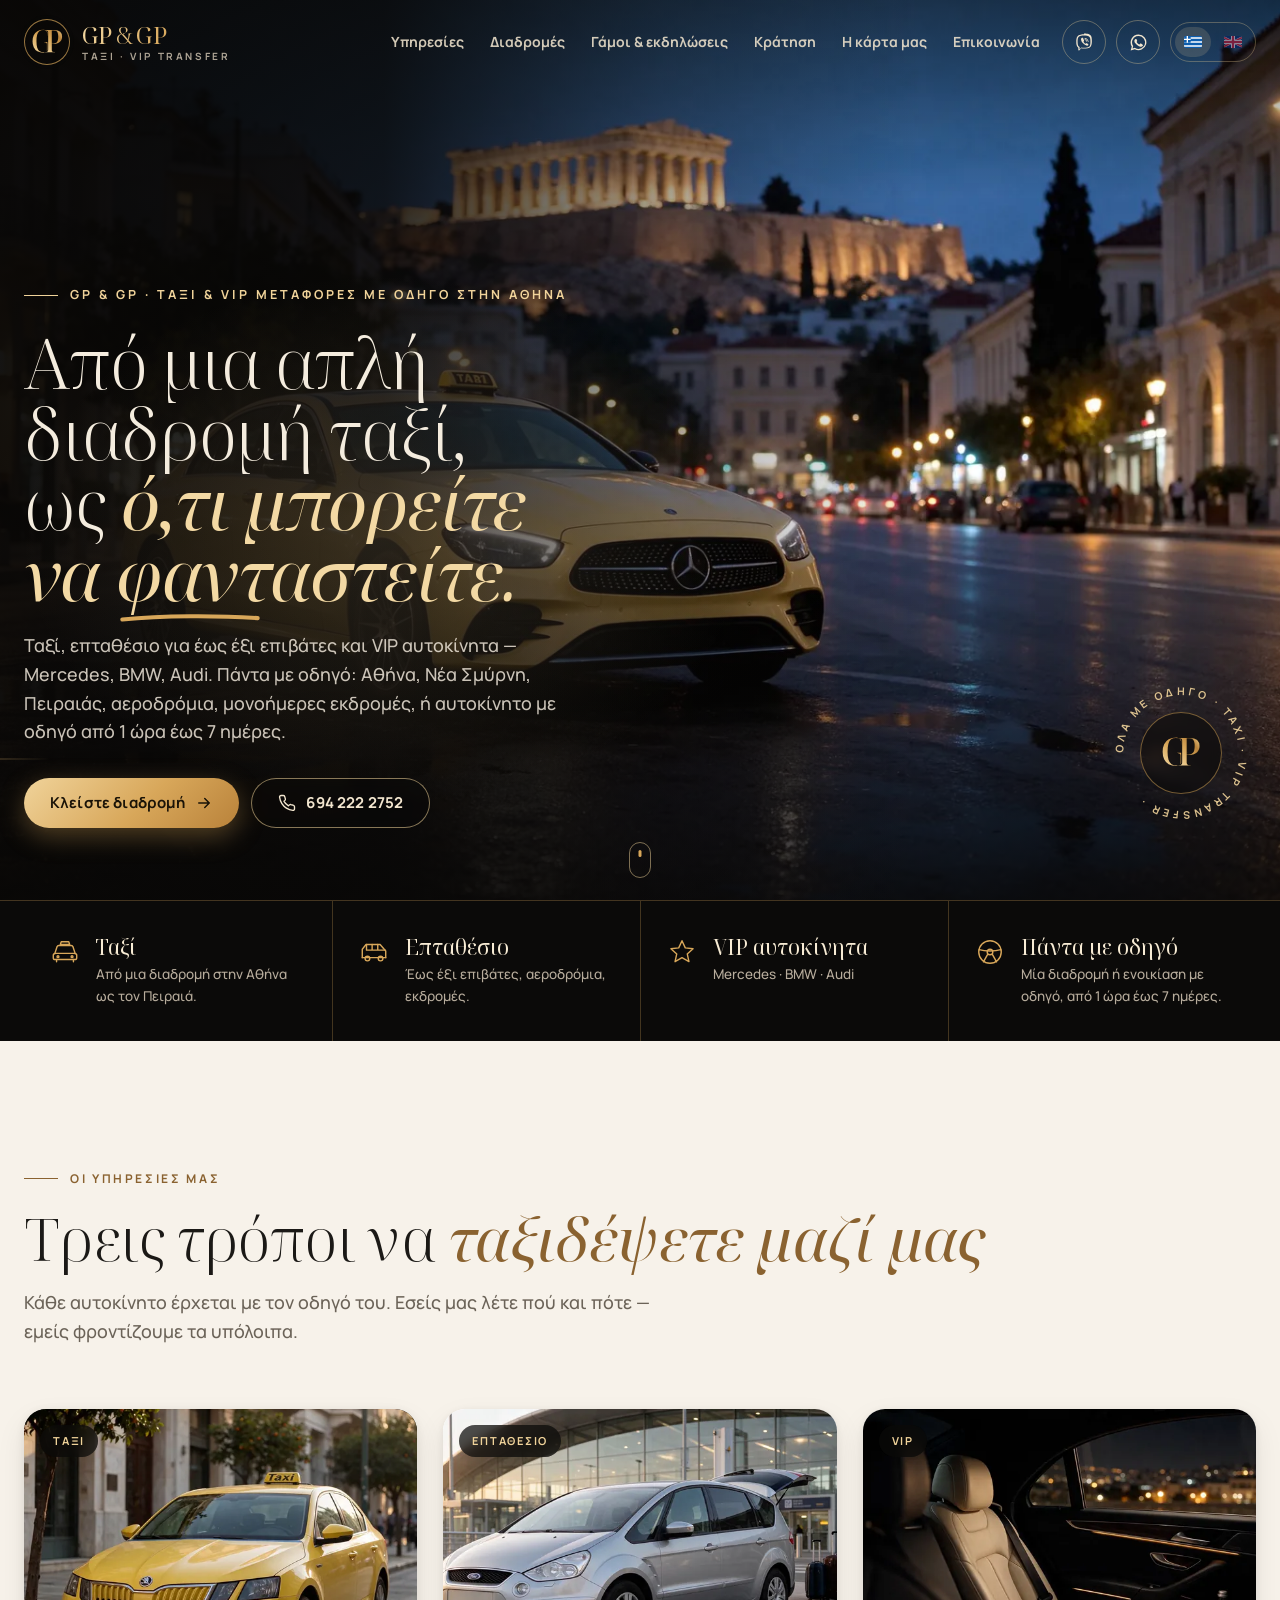
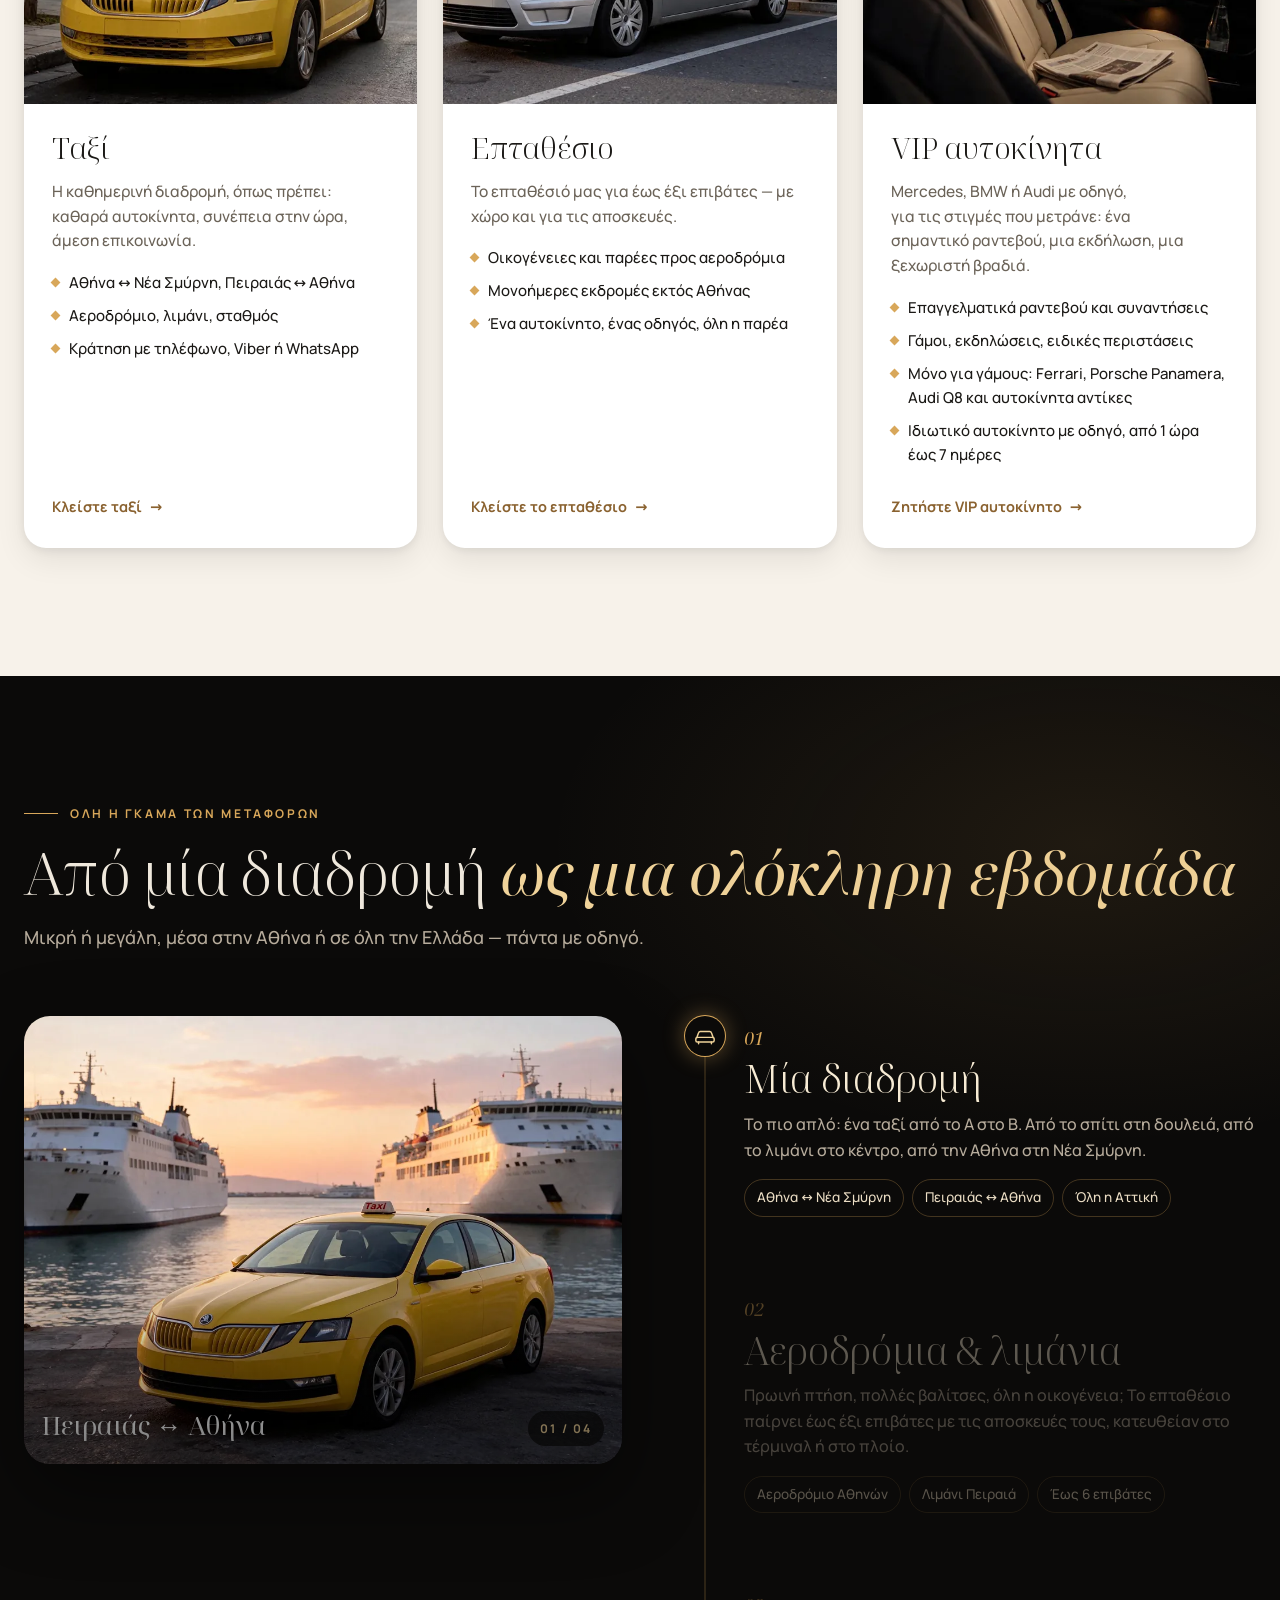
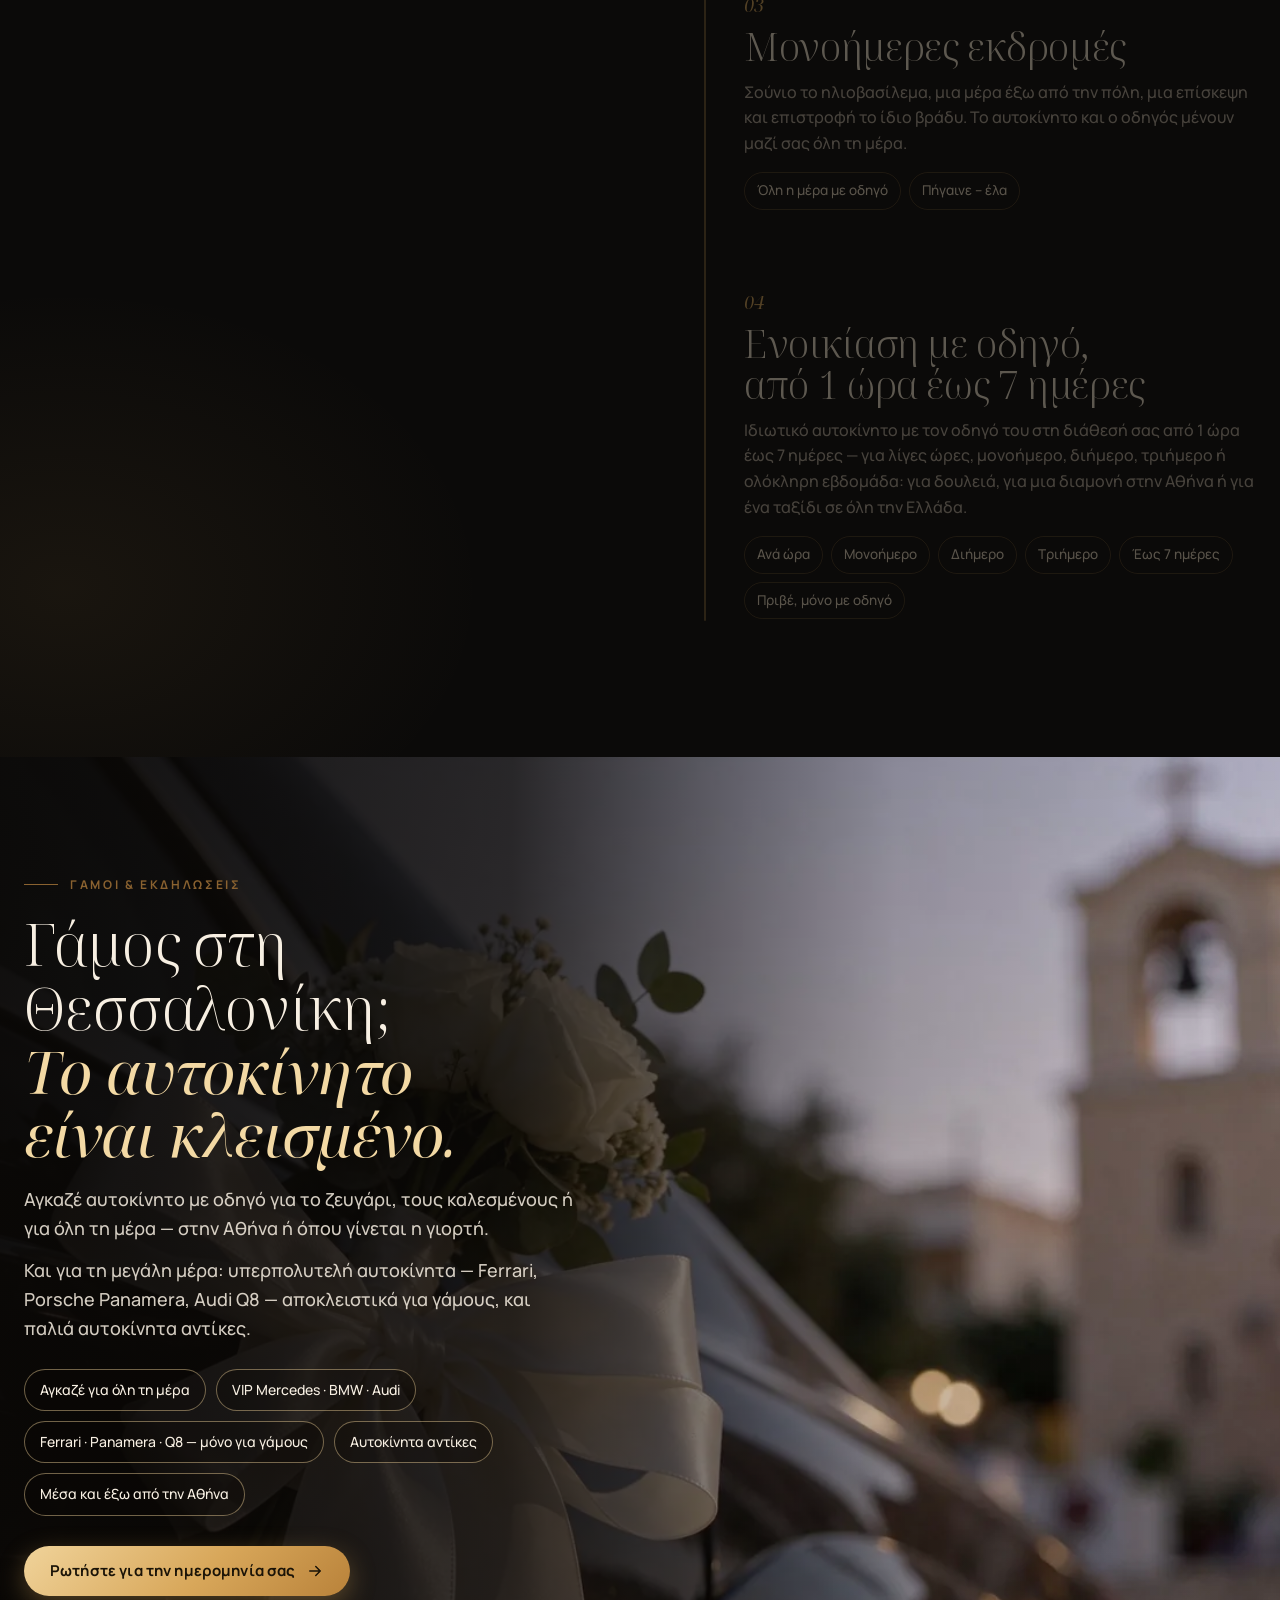
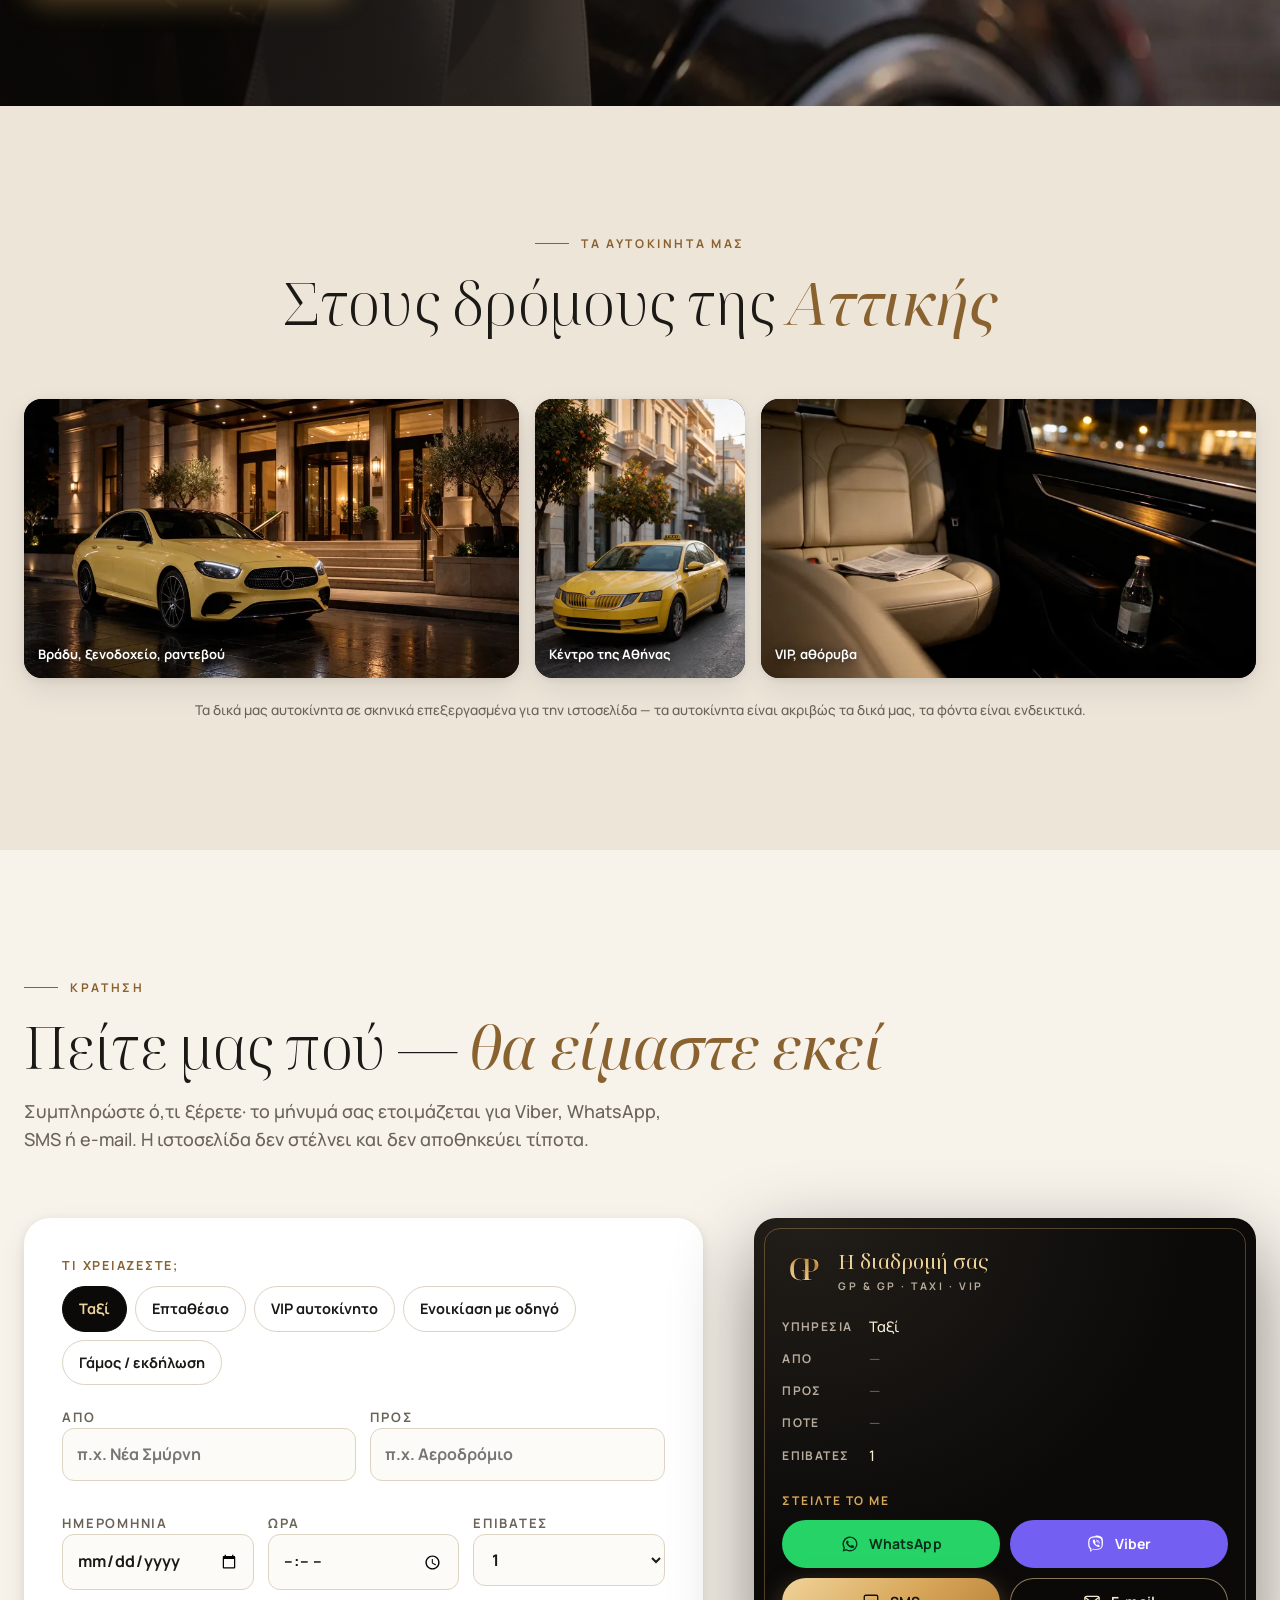
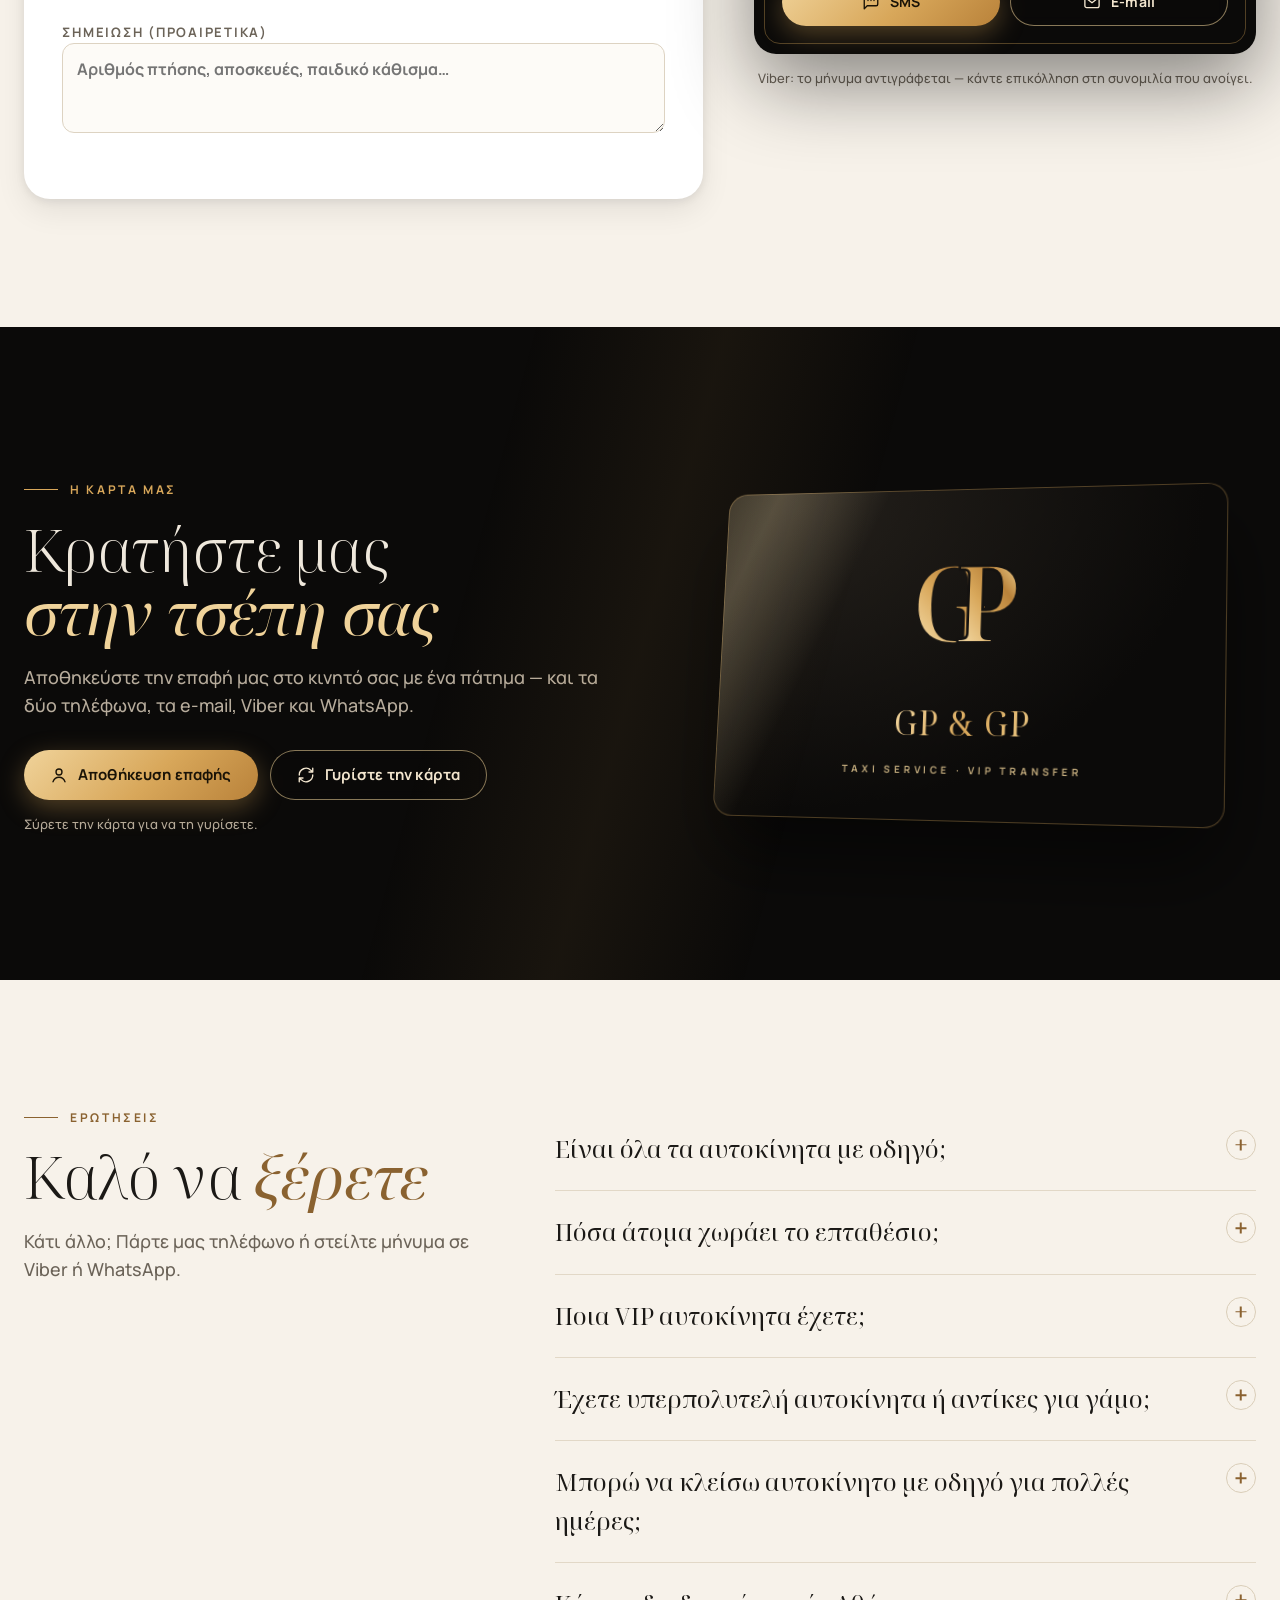
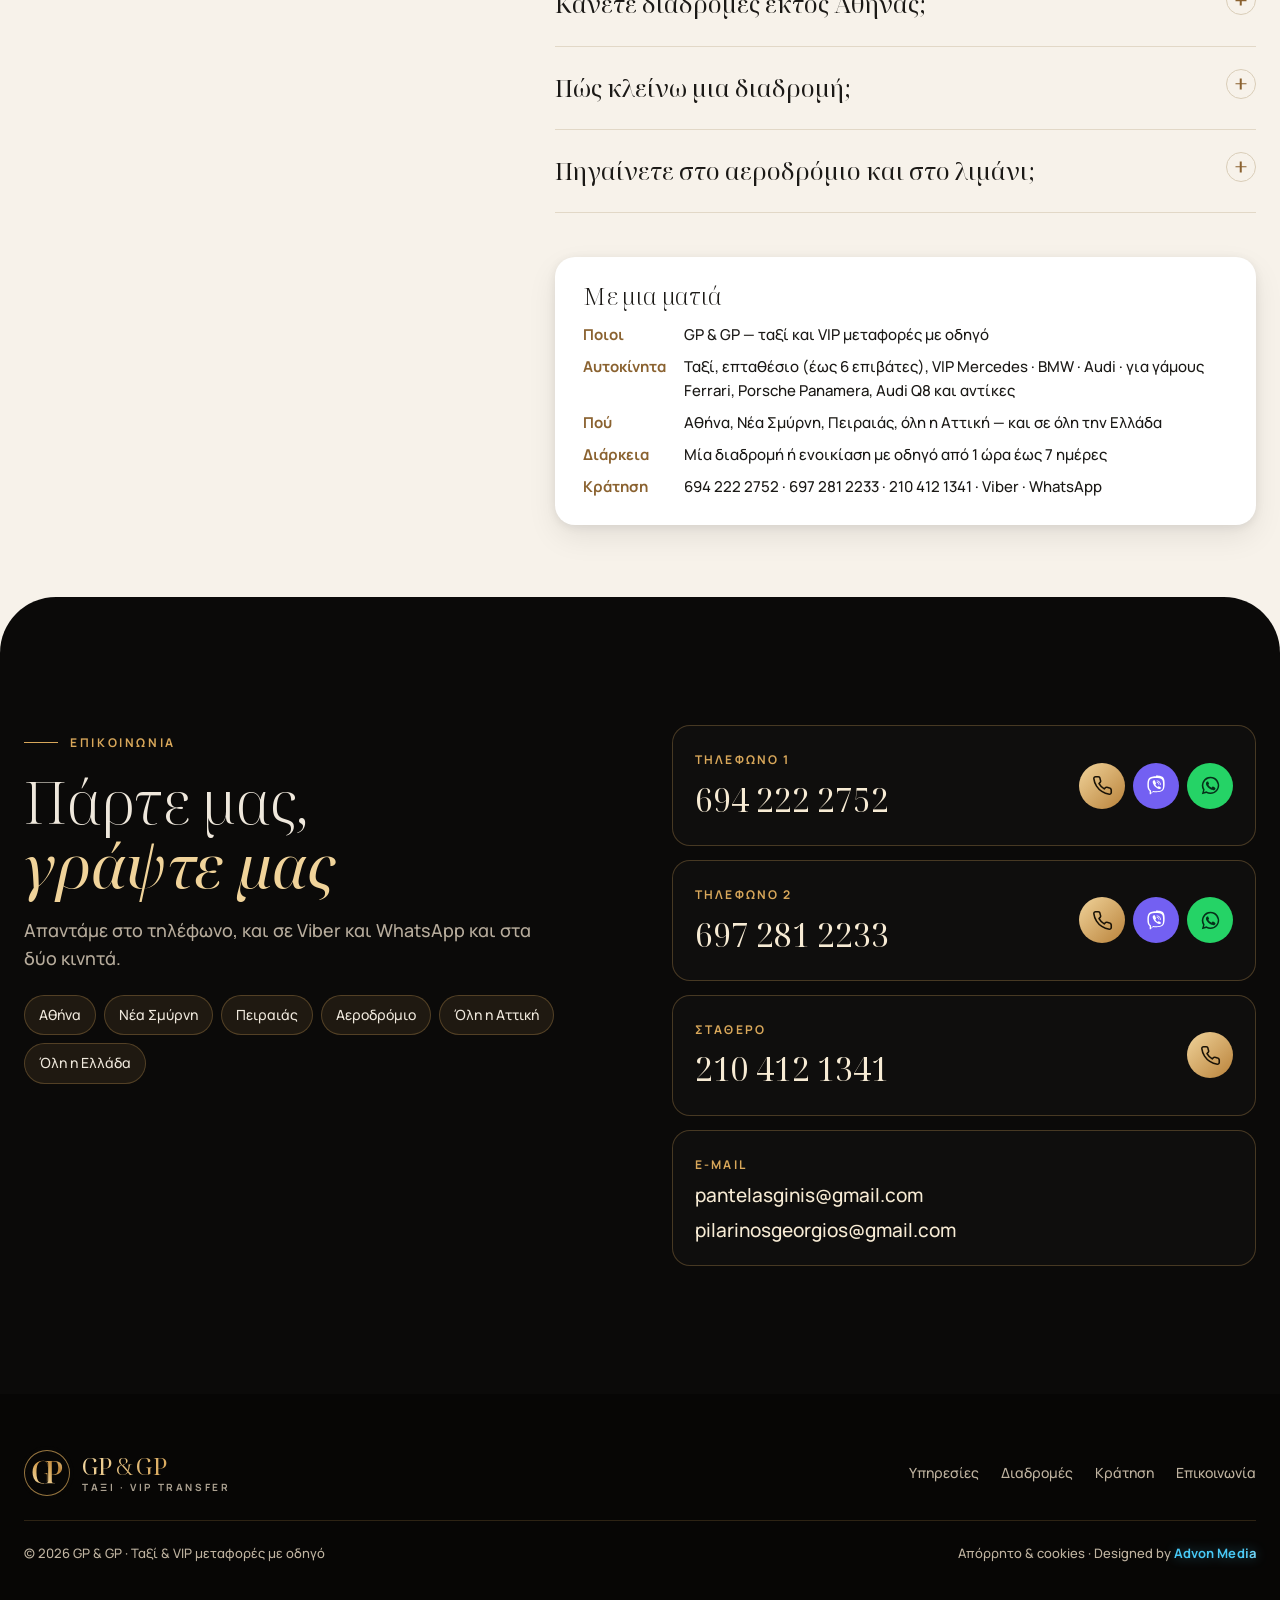
<file: index.html>
<!DOCTYPE html>
<html lang="el">
<head>
<meta charset="utf-8">
<meta name="viewport" content="width=device-width,initial-scale=1,viewport-fit=cover">
<title>Ταξί &amp; VIP μεταφορές με οδηγό Αθήνα | GP &amp; GP</title>
<!-- advon-icons · favicon.py · made from assets/img/gp-and-gp-icon.svg · v3084002b -->
<link rel="icon" href="favicon.ico?v=3084002b" sizes="32x32">
<link rel="icon" href="assets/icons/favicon.svg?v=3084002b" type="image/svg+xml">
<link rel="icon" href="assets/icons/favicon-96.png?v=3084002b" type="image/png" sizes="96x96">
<link rel="icon" href="assets/icons/favicon-48.png?v=3084002b" type="image/png" sizes="48x48">
<link rel="apple-touch-icon" href="assets/icons/apple-touch-icon.png?v=3084002b">
<link rel="manifest" href="site.webmanifest?v=3084002b">
<!-- /advon-icons -->
<meta name="description" content="GP &amp; GP: ταξί, επταθέσιο για έως 6 επιβάτες και VIP Mercedes, BMW, Audi με οδηγό. Αθήνα, Νέα Σμύρνη, Πειραιάς, αεροδρόμια, εκδρομές, πολυήμερα.">
<meta name="robots" content="index,follow,max-image-preview:large">
<!-- advon-en -->
<script>try{localStorage.setItem("gp-lang","el")}catch(e){}</script>
<!-- /advon-en -->
<meta name="msvalidate.01" content="B111344056B4F7484DEA53457F44A3C3">
<script id="advon-draft-guard">(function(){var h=location.hostname;if(/(^|\.)drafts\.advonmedia\.com$|\.github\.io$|\.netlify\.app$/.test(h)){var m=document.createElement('meta');m.name='robots';m.content='noindex,nofollow';document.head.appendChild(m)}})();</script>
<meta name="theme-color" content="#0B0A09">
<meta name="color-scheme" content="light only">
<meta property="og:type" content="website">
<meta property="og:site_name" content="GP &amp; GP">
<meta property="og:title" content="Ταξί &amp; VIP μεταφορές με οδηγό Αθήνα | GP &amp; GP">
<meta property="og:description" content="GP &amp; GP: ταξί, επταθέσιο για έως 6 επιβάτες και VIP Mercedes, BMW, Audi με οδηγό. Αθήνα, Νέα Σμύρνη, Πειραιάς, αεροδρόμια, εκδρομές, πολυήμερα.">
<meta property="og:image" content="assets/img/og.jpg">
<meta property="og:image:width" content="1200"><meta property="og:image:height" content="630">
<meta property="og:image:alt" content="Ταξί Mercedes της GP &amp; GP με την Ακρόπολη">
<meta property="og:locale" content="el_GR"><meta property="og:locale:alternate" content="en_GB">
<meta name="twitter:card" content="summary_large_image">
<meta name="twitter:title" content="Ταξί &amp; VIP μεταφορές με οδηγό Αθήνα | GP &amp; GP">
<meta name="twitter:description" content="GP &amp; GP: ταξί, επταθέσιο για έως 6 επιβάτες και VIP Mercedes, BMW, Audi με οδηγό. Αθήνα, Νέα Σμύρνη, Πειραιάς, αεροδρόμια, εκδρομές, πολυήμερα.">
<meta name="twitter:image" content="assets/img/og.jpg">
<link rel="preload" href="assets/fonts/noto-serif-display-greek-300-normal.woff2" as="font" type="font/woff2" crossorigin>
<link rel="preload" as="image" href="assets/img/gp-taxi-vip-metafores-athina-mercedes-akropoli-1800.webp" imagesrcset="assets/img/gp-taxi-vip-metafores-athina-mercedes-akropoli-1200.webp 1200w, assets/img/gp-taxi-vip-metafores-athina-mercedes-akropoli-1800.webp 1800w, assets/img/gp-taxi-vip-metafores-athina-mercedes-akropoli-2400.webp 2400w" imagesizes="100vw" media="(min-width:701px)">
<script>document.documentElement.classList.add('js')</script>
<style id="advon-fonts">
@font-face{font-family:'Noto Serif Display';font-style:normal;font-weight:300;font-display:swap;src:url(assets/fonts/noto-serif-display-greek-300-normal.woff2) format('woff2');unicode-range:U+0370-0377,U+037A-037F,U+0384-038A,U+038C,U+038E-03A1,U+03A3-03FF}
@font-face{font-family:'Noto Serif Display';font-style:normal;font-weight:300;font-display:swap;src:url(assets/fonts/noto-serif-display-latin-300-normal.woff2) format('woff2');unicode-range:U+0000-00FF,U+0131,U+0152-0153,U+02BB-02BC,U+02C6,U+02DA,U+02DC,U+0304,U+0308,U+0329,U+2000-206F,U+20AC,U+2122,U+2191,U+2193,U+2212,U+2215,U+FEFF,U+FFFD}
@font-face{font-family:'Noto Serif Display';font-style:normal;font-weight:400;font-display:swap;src:url(assets/fonts/noto-serif-display-greek-400-normal.woff2) format('woff2');unicode-range:U+0370-0377,U+037A-037F,U+0384-038A,U+038C,U+038E-03A1,U+03A3-03FF}
@font-face{font-family:'Noto Serif Display';font-style:normal;font-weight:400;font-display:swap;src:url(assets/fonts/noto-serif-display-latin-400-normal.woff2) format('woff2');unicode-range:U+0000-00FF,U+0131,U+0152-0153,U+02BB-02BC,U+02C6,U+02DA,U+02DC,U+0304,U+0308,U+0329,U+2000-206F,U+20AC,U+2122,U+2191,U+2193,U+2212,U+2215,U+FEFF,U+FFFD}
@font-face{font-family:'Noto Serif Display';font-style:italic;font-weight:400;font-display:swap;src:url(assets/fonts/noto-serif-display-greek-400-italic.woff2) format('woff2');unicode-range:U+0370-0377,U+037A-037F,U+0384-038A,U+038C,U+038E-03A1,U+03A3-03FF}
@font-face{font-family:'Noto Serif Display';font-style:italic;font-weight:400;font-display:swap;src:url(assets/fonts/noto-serif-display-latin-400-italic.woff2) format('woff2');unicode-range:U+0000-00FF,U+0131,U+0152-0153,U+02BB-02BC,U+02C6,U+02DA,U+02DC,U+0304,U+0308,U+0329,U+2000-206F,U+20AC,U+2122,U+2191,U+2193,U+2212,U+2215,U+FEFF,U+FFFD}
@font-face{font-family:'Manrope';font-style:normal;font-weight:500;font-display:swap;src:url(assets/fonts/manrope-greek-500-normal.woff2) format('woff2');unicode-range:U+0370-0377,U+037A-037F,U+0384-038A,U+038C,U+038E-03A1,U+03A3-03FF}
@font-face{font-family:'Manrope';font-style:normal;font-weight:500;font-display:swap;src:url(assets/fonts/manrope-latin-500-normal.woff2) format('woff2');unicode-range:U+0000-00FF,U+0131,U+0152-0153,U+02BB-02BC,U+02C6,U+02DA,U+02DC,U+0304,U+0308,U+0329,U+2000-206F,U+20AC,U+2122,U+2191,U+2193,U+2212,U+2215,U+FEFF,U+FFFD}
@font-face{font-family:'Manrope';font-style:normal;font-weight:700;font-display:swap;src:url(assets/fonts/manrope-greek-700-normal.woff2) format('woff2');unicode-range:U+0370-0377,U+037A-037F,U+0384-038A,U+038C,U+038E-03A1,U+03A3-03FF}
@font-face{font-family:'Manrope';font-style:normal;font-weight:700;font-display:swap;src:url(assets/fonts/manrope-latin-700-normal.woff2) format('woff2');unicode-range:U+0000-00FF,U+0131,U+0152-0153,U+02BB-02BC,U+02C6,U+02DA,U+02DC,U+0304,U+0308,U+0329,U+2000-206F,U+20AC,U+2122,U+2191,U+2193,U+2212,U+2215,U+FEFF,U+FFFD}
</style>
<style>
:root{--ink:#0B0A09;--night:#121110;--coal:#1A1815;--line:rgba(216,167,90,.28);--paper:#F7F2EA;--sand:#EDE5D8;--gold:#D8A75A;--gold2:#F0D39A;--goldt:#8A6230;--text:#1B1916;--mute:#6B6358;--mutel:#B7AC9C;--r:22px;--sh-1:0 2px 10px rgba(0,0,0,.08),0 12px 30px rgba(0,0,0,.08);--sh-2:0 14px 40px rgba(0,0,0,.18),0 4px 12px rgba(0,0,0,.1);--sh-3:0 30px 80px rgba(0,0,0,.45);--serif:'Noto Serif Display',Georgia,serif;--sans:'Manrope',system-ui,-apple-system,'Segoe UI',sans-serif;color-scheme:light only}
*{box-sizing:border-box;margin:0;padding:0}
html{scroll-behavior:smooth;-webkit-text-size-adjust:100%;-webkit-font-smoothing:antialiased;-moz-osx-font-smoothing:grayscale}
html,body{overflow-x:clip}
body{font-family:var(--sans);font-weight:500;color:var(--text);background:var(--paper);line-height:1.6;font-size:16px}
img{max-width:100%;display:block}
a{color:inherit}
button{font:inherit;cursor:pointer;border:0;background:none;color:inherit}
.wrap{width:min(1240px,100% - 48px);margin-inline:auto}
.sr-only{position:absolute;width:1px;height:1px;overflow:hidden;clip:rect(0 0 0 0);white-space:nowrap}
h1,h2,h3{font-family:var(--serif);font-weight:300;line-height:1.08;letter-spacing:-.01em;text-wrap:balance}
p{text-wrap:pretty}
.kick{display:inline-flex;align-items:center;gap:12px;font-size:12px;font-weight:700;letter-spacing:.22em;text-transform:uppercase;color:var(--goldt)}
.kick::before{content:"";width:34px;height:1px;background:currentColor;transform-origin:left;transform:scaleX(var(--kx,1));transition:transform .9s cubic-bezier(.2,.7,.2,1)}
.dark .kick{color:var(--gold)}
.js .rv .kick::before,.js .kick.rv::before{--kx:0}.js .in .kick::before,.js .kick.in::before{--kx:1}
h2{font-size:clamp(34px,4.6vw,62px)}
h2 em,.display em{font-style:italic;color:var(--goldt)}
.dark h2 em,.dark .display em{color:var(--gold2)}
.lead{font-size:clamp(17px,1.4vw,19px);color:var(--mute);max-width:640px}
.dark{background:var(--ink);color:#EFE8DC}.dark .lead{color:var(--mutel)}
section{position:relative}
.sec{padding:clamp(88px,10vw,140px) 0}
.head{display:flex;flex-direction:column;gap:18px;margin-bottom:clamp(40px,5vw,64px)}
.head.c{align-items:center;text-align:center}.head.c .lead{margin-inline:auto}

/* buttons */
.btn{display:inline-flex;align-items:center;justify-content:center;gap:10px;min-height:50px;padding:0 26px;border-radius:999px;font-weight:700;font-size:15px;letter-spacing:.01em;text-decoration:none;position:relative;overflow:hidden;transition:transform .3s cubic-bezier(.2,.7,.2,1),box-shadow .3s,background .3s,color .3s;-webkit-tap-highlight-color:transparent}
.btn svg{width:18px;height:18px;flex:none}
.btn-g{background:linear-gradient(135deg,#F0D39A,#D8A75A 55%,#B9823A);color:#1A1307;box-shadow:0 8px 26px rgba(216,167,90,.35)}
.btn-g::after{content:"";position:absolute;inset:0;background:linear-gradient(110deg,transparent 30%,rgba(255,255,255,.55) 50%,transparent 70%);transform:translateX(-120%);transition:transform .9s}
.btn-o{border:1px solid rgba(240,211,154,.55);color:#F3E6CF;background:rgba(11,10,9,.25);-webkit-backdrop-filter:blur(6px);backdrop-filter:blur(6px)}
.btn-d{background:var(--ink);color:#F3E6CF}
.btn:active{transform:scale(.97)}
@media (hover:hover){.btn:hover{transform:translateY(-2px)}.btn-g:hover::after{transform:translateX(120%)}.btn-o:hover{background:rgba(240,211,154,.14)}.btn-d:hover{box-shadow:var(--sh-2)}}
.chip-v{background:#7360F2;color:#fff}.chip-w{background:#25D366;color:#06301A}

/* header */
.hd{position:fixed;inset:0 0 auto;z-index:50;transition:background .4s,box-shadow .4s,transform .4s}
.hd::before{content:"";position:absolute;inset:0;background:rgba(11,10,9,.82);-webkit-backdrop-filter:blur(14px);backdrop-filter:blur(14px);opacity:0;transition:opacity .4s}
.hd.solid::before{opacity:1}.hd.solid{box-shadow:0 1px 0 var(--line)}
.hd .wrap{position:relative;display:flex;align-items:center;gap:22px;height:84px;transition:height .4s}
.hd.solid .wrap{height:70px}
.brand{display:flex;align-items:center;gap:12px;text-decoration:none;color:#F3E6CF;min-width:0}
.brand svg{width:46px;height:46px;flex:none;transition:transform .9s cubic-bezier(.2,.7,.2,1)}
.hd.solid .brand svg{transform:rotate(360deg) scale(.9)}
.brand .em{position:relative;width:46px;height:46px;flex:none;border-radius:50%;box-shadow:inset 0 0 0 1px rgba(216,167,90,.7),0 0 0 4px rgba(11,10,9,.25)}
.brand .em svg{position:absolute;inset:0}
.bw{display:flex;flex-direction:column;line-height:1.05;min-width:0}
.bw b{font-family:var(--serif);font-weight:400;font-size:24px;letter-spacing:.02em;background:linear-gradient(120deg,#F3D9A4,#D8A75A 60%,#E9C887);-webkit-background-clip:text;background-clip:text;-webkit-text-fill-color:transparent;color:#E5BE7A;white-space:nowrap}
.bw b i{font-style:normal;font-weight:300;padding:0 .12em}
.bw small{font-size:10px;font-weight:700;letter-spacing:.26em;text-transform:uppercase;color:rgba(243,230,207,.7);margin-top:4px;white-space:nowrap}
.nav{display:flex;gap:26px;margin-left:auto}
.nav a{font-size:14px;font-weight:600;text-decoration:none;color:rgba(243,230,207,.86);position:relative;padding:6px 0}
.nav a::after{content:"";position:absolute;left:0;right:0;bottom:0;height:1px;background:var(--gold);transform:scaleX(0);transform-origin:left;transition:transform .35s}
@media (hover:hover){.nav a:hover::after{transform:scaleX(1)}}
.hd-act{display:flex;align-items:center;gap:10px}
.ic{width:44px;height:44px;border-radius:50%;display:grid;place-items:center;border:1px solid rgba(240,211,154,.35);color:#F3E6CF;transition:background .3s,border-color .3s}
.ic svg{width:19px;height:19px}
@media (hover:hover){.ic:hover{background:rgba(240,211,154,.14);border-color:var(--gold)}}
.lng{display:flex;gap:4px;padding:4px;border-radius:999px;border:1px solid rgba(240,211,154,.3)}
.lng button{width:36px;height:30px;border-radius:999px;display:grid;place-items:center;opacity:.55;transition:opacity .3s,background .3s}
.lng button.on{opacity:1;background:rgba(240,211,154,.16)}
.fl{display:block;width:18px;height:12px;overflow:hidden;line-height:0;border-radius:2px}
.fl svg{display:block;width:100%;height:100%}
.burger{display:none;width:46px;height:46px;border-radius:50%;border:1px solid rgba(240,211,154,.4);position:relative}
.burger span{position:absolute;left:13px;right:13px;height:1.5px;background:#F3E6CF;transition:transform .35s,opacity .3s}
.burger span:nth-child(1){top:17px}.burger span:nth-child(2){top:22.5px}.burger span:nth-child(3){top:28px}
.mnav{position:fixed;inset:0;z-index:60;background:rgba(11,10,9,.97);display:flex;flex-direction:column;justify-content:center;padding:90px 32px 40px;gap:8px;opacity:0;pointer-events:none;transition:opacity .4s}
.mnav[hidden]{display:none}
.mnav.open{opacity:1;pointer-events:auto}
.mnav a.l{font-family:var(--serif);font-weight:300;font-size:clamp(34px,9vw,46px);color:#F3E6CF;text-decoration:none;padding:6px 0;opacity:0;transform:translateY(18px);transition:opacity .5s,transform .5s}
.mnav.open a.l{opacity:1;transform:none}
.mnav .x{position:absolute;top:18px;right:20px;width:50px;height:50px;border-radius:50%;border:1px solid rgba(240,211,154,.6);display:grid;place-items:center;color:#F3E6CF}
.mnav .x svg{width:22px;height:22px}
.mnav .mrow{display:flex;gap:10px;flex-wrap:wrap;margin-top:26px}
@media (max-width:1180px){.nav{display:none}.burger{display:block}}
@media (max-width:560px){.hd .wrap{gap:10px}.bw small{display:none}.bw b{font-size:21px}.hd-act .ic.hv{display:none}.brand .em,.brand svg{width:40px;height:40px}}
@media (max-width:380px){.lng{display:none}}

/* intro — «Η κάρτα» */
#intro{position:fixed;inset:0;z-index:100;background:#070605;display:grid;place-items:center;perspective:1400px}
#intro[hidden]{display:none}
#intro .ic3{width:min(440px,78vw);aspect-ratio:85/55;border-radius:18px;background:radial-gradient(120% 140% at 20% 10%,#1d1a16,#0B0A09 60%);box-shadow:0 40px 90px rgba(0,0,0,.6),inset 0 0 0 1px rgba(216,167,90,.35);display:grid;place-items:center;position:relative;overflow:hidden;transform-style:preserve-3d;animation:icIn 1.15s cubic-bezier(.2,.8,.2,1) both}
#intro .ic3 svg{width:42%;height:auto;--gpk:#0d0c0a}
#intro .ic3::after{content:"";position:absolute;inset:-40%;background:linear-gradient(115deg,transparent 42%,rgba(255,236,190,.42) 50%,transparent 58%);transform:translateX(-60%);animation:foil 1.1s .55s ease-in-out both}
#intro .itx{position:absolute;bottom:16%;left:0;right:0;text-align:center;font-size:11px;letter-spacing:.42em;font-weight:700;color:rgba(240,211,154,.8);opacity:0;animation:fadeIn .6s .7s forwards}
#intro.out{animation:introOut .85s cubic-bezier(.65,0,.35,1) forwards}
#intro.out .ic3{animation:icOut .85s cubic-bezier(.65,0,.35,1) forwards}
@keyframes icIn{from{transform:translateY(60px) rotateX(38deg) rotateZ(-6deg) scale(.86);opacity:0}to{transform:none;opacity:1}}
@keyframes foil{to{transform:translateX(60%)}}
@keyframes fadeIn{to{opacity:1}}
@keyframes icOut{to{transform:rotateY(90deg) scale(1.25);opacity:.2}}
@keyframes introOut{0%{opacity:1}60%{opacity:1}100%{opacity:0;visibility:hidden}}

/* hero */
.hero{min-height:100svh;min-height:100vh;display:flex;align-items:flex-end;color:#F4ECDE;background:var(--ink);overflow:hidden;isolation:isolate}
.hero .bg{position:absolute;inset:0;z-index:-2}
.hero .bg picture,.hero .bg img{display:block;width:100%;height:100%;object-fit:cover;object-position:60% 55%}
.hero .bg img{transform:scale(1.06);animation:kb 22s ease-in-out infinite alternate}
@keyframes kb{to{transform:scale(1.13) translate(-1.2%,-1%)}}
.hero::before{content:"";position:absolute;inset:0;z-index:-1;background:linear-gradient(90deg,rgba(8,7,6,.92) 0%,rgba(8,7,6,.72) 34%,rgba(8,7,6,.12) 64%,rgba(8,7,6,0) 80%),linear-gradient(0deg,rgba(8,7,6,.85) 0%,rgba(8,7,6,0) 38%),linear-gradient(180deg,rgba(8,7,6,.55),rgba(8,7,6,0) 22%)}
.hero .glow{position:absolute;inset:0;z-index:-1;pointer-events:none;background:radial-gradient(520px 380px at var(--gx,30%) var(--gy,60%),rgba(240,211,154,.13),transparent 70%)}
.trails{position:absolute;left:0;right:0;bottom:12%;height:120px;z-index:-1;pointer-events:none;overflow:hidden;opacity:.8}
.trails i{position:absolute;height:1.5px;width:28%;border-radius:2px;background:linear-gradient(90deg,transparent,rgba(240,195,120,.9),transparent);left:-30%;animation:trail 6.5s linear infinite}
.trails i:nth-child(1){top:20%;animation-delay:.4s}.trails i:nth-child(2){top:48%;width:18%;animation-duration:8s;animation-delay:2.2s;background:linear-gradient(90deg,transparent,rgba(255,120,90,.75),transparent)}.trails i:nth-child(3){top:72%;width:34%;animation-duration:9.5s;animation-delay:4s}
@keyframes trail{to{transform:translateX(480%)}}
.hero .wrap{padding:150px 0 clamp(56px,8vh,96px);display:grid;grid-template-columns:minmax(0,1fr) auto;align-items:end;gap:40px}
.hero-c{max-width:720px}
.hero h1{font-family:var(--sans);font-weight:700;font-size:12.5px;letter-spacing:.24em;text-transform:uppercase;color:var(--gold2);line-height:1.6;display:flex;align-items:center;gap:12px}
.hero h1::before{content:"";width:34px;height:1px;background:currentColor;flex:none}
.display{font-family:var(--serif);font-weight:300;font-size:clamp(44px,6.6vw,98px);line-height:1.02;letter-spacing:-.015em;margin:22px 0 22px;text-wrap:balance}
.display .w{display:inline-block;white-space:nowrap}
.display .w>span{display:inline-block;transform:translateY(105%);opacity:0;transition:transform 1s cubic-bezier(.2,.75,.2,1),opacity .8s}
.display .wm{display:inline-block;overflow:hidden;vertical-align:top;padding-bottom:.08em;margin-bottom:-.08em}
.go .display .w>span{transform:none;opacity:1}
.display em{position:relative}
.display em .ul{position:absolute;left:0;right:0;bottom:-.02em;height:.12em;overflow:visible}
.display em .ul path{fill:none;stroke:var(--gold);stroke-width:3;stroke-linecap:round;stroke-dasharray:1;stroke-dashoffset:1;transition:stroke-dashoffset 1.2s 1.1s cubic-bezier(.6,0,.2,1)}
.go .display em .ul path{stroke-dashoffset:0}
.hero .sub{font-size:clamp(16px,1.4vw,19px);color:rgba(244,236,222,.82);max-width:560px}
.hero .cta{display:flex;flex-wrap:wrap;gap:12px;margin-top:32px}
.hero .fade{opacity:0;transform:translateY(16px);transition:opacity .9s,transform .9s cubic-bezier(.2,.7,.2,1)}
.go .hero .fade{opacity:1;transform:none}
.go .hero .f2{transition-delay:.55s}.go .hero .f3{transition-delay:.75s}.go .hero .f4{transition-delay:.95s}.go .hero .f1{transition-delay:.15s}
.seal{width:150px;height:150px;position:relative;flex:none}
.seal svg.ring{width:100%;height:100%;animation:spin 26s linear infinite}
.seal text{font-family:var(--sans);font-weight:700;font-size:10.6px;letter-spacing:.32em;fill:rgba(240,211,154,.9)}
.seal .mid{position:absolute;inset:34px;border-radius:50%;background:rgba(11,10,9,.55);-webkit-backdrop-filter:blur(6px);backdrop-filter:blur(6px);box-shadow:inset 0 0 0 1px rgba(216,167,90,.5);display:grid;place-items:center}
.seal .mid svg{width:70%;height:70%;--gpk:#16130f}
@keyframes spin{to{transform:rotate(360deg)}}
.scue{position:absolute;left:50%;bottom:22px;width:22px;height:36px;border:1px solid rgba(240,211,154,.5);border-radius:12px;transform:translateX(-50%);transition:opacity .4s}
.scue::after{content:"";position:absolute;left:50%;top:7px;width:3px;height:7px;border-radius:2px;background:var(--gold);transform:translateX(-50%);animation:cue 1.8s infinite}
@keyframes cue{50%{transform:translate(-50%,9px);opacity:.3}}
@media (max-width:900px){
 .hero{align-items:flex-end}
 .hero .bg picture,.hero .bg img{object-position:50% 40%}
 .hero::before{background:linear-gradient(0deg,rgba(8,7,6,.96) 0%,rgba(8,7,6,.82) 36%,rgba(8,7,6,.15) 66%,rgba(8,7,6,.35) 100%)}
 .hero .wrap{grid-template-columns:minmax(0,1fr);padding-top:120px}
 .seal{display:none}
 .scue{display:none}
}

/* proof */
.proof{background:var(--ink);color:#EFE8DC;border-top:1px solid var(--line);perspective:900px}
.proof .wrap{display:grid;grid-template-columns:repeat(4,minmax(0,1fr))}
.pf{padding:34px 26px;border-left:1px solid var(--line);display:flex;gap:16px;align-items:flex-start}
.pf:first-child{border-left:0}
.pf svg{width:30px;height:30px;flex:none;color:var(--gold);margin-top:2px}
.pf b{display:block;font-family:var(--serif);font-weight:400;font-size:21px;color:#F7EBD4;line-height:1.2}
.pf span{display:block;font-size:13.5px;color:var(--mutel);margin-top:4px}
.js .pf.rv{opacity:0;transform:rotateX(-70deg);transform-origin:50% 100%;transition:opacity .6s,transform .9s cubic-bezier(.2,.8,.2,1)}
.js .pf.rv.in{opacity:1;transform:none}
@media (max-width:980px){.proof .wrap{grid-template-columns:repeat(2,minmax(0,1fr))}.pf:nth-child(3){border-left:0}.pf:nth-child(n+3){border-top:1px solid var(--line)}}
@media (max-width:520px){.pf{padding:24px 14px;flex-direction:column;gap:10px}.pf b{font-size:18px}}

/* services */
#ypiresies{background:var(--paper)}
.svc{display:grid;grid-template-columns:repeat(3,minmax(0,1fr));gap:26px}
.sv{position:relative;border-radius:var(--r);background:#fff;box-shadow:var(--sh-1);overflow:hidden;display:flex;flex-direction:column;transform-style:preserve-3d;transition:box-shadow .4s,transform .5s cubic-bezier(.2,.7,.2,1)}
.sv .ph{position:relative;aspect-ratio:4/3;overflow:hidden;background:#111}
.sv .ph img{width:100%;height:100%;object-fit:cover;transition:transform 1.2s cubic-bezier(.2,.7,.2,1)}
.sv:nth-child(1) .ph img{object-position:50% 72%}
.sv .tag{position:absolute;top:16px;left:16px;padding:7px 13px;border-radius:999px;font-size:11px;font-weight:700;letter-spacing:.16em;text-transform:uppercase;background:rgba(11,10,9,.72);color:var(--gold2);-webkit-backdrop-filter:blur(6px);backdrop-filter:blur(6px)}
.sv .bd{padding:28px 28px 30px;display:flex;flex-direction:column;gap:14px;flex:1}
.sv h3{font-size:30px}
.sv p{color:var(--mute);font-size:15.5px}
.sv ul{list-style:none;display:grid;gap:9px;margin-top:4px}
.sv li{display:flex;gap:10px;font-size:15px;align-items:flex-start}
.sv li::before{content:"";width:7px;height:7px;transform:rotate(45deg);background:var(--gold);margin-top:8px;flex:none}
.sv .more{margin-top:auto;padding-top:14px;font-weight:700;font-size:14.5px;color:var(--goldt);text-decoration:none;display:inline-flex;gap:8px;align-items:center}
.sv .more i{font-style:normal;transition:transform .35s}
.sv .spot{position:absolute;inset:0;pointer-events:none;background:radial-gradient(400px 300px at var(--mx,50%) var(--my,0%),rgba(216,167,90,.16),transparent 60%);opacity:0;transition:opacity .4s}
.sv::before{content:"";position:absolute;left:0;right:0;top:0;height:3px;z-index:2;background:linear-gradient(90deg,#F0D39A,#B9823A);transform:scaleX(0);transform-origin:left;transition:transform .6s}
@media (hover:hover){.sv:hover{box-shadow:var(--sh-2)}.sv:hover .ph img{transform:scale(1.05)}.sv:hover .spot{opacity:1}.sv:hover::before{transform:scaleX(1)}.sv:hover .more i{transform:translateX(5px)}}
.js .sv.rv{opacity:0;transform:translateY(70px) rotate(var(--rot,0deg)) scale(.96);transition:opacity .7s,transform 1s cubic-bezier(.2,.8,.2,1)}
.js .sv.rv.in{opacity:1;transform:none}
.sv:nth-child(1){--rot:-2.5deg}.sv:nth-child(3){--rot:2.5deg}
.js .sv.rv:nth-child(2){transition-delay:.08s}.js .sv.rv:nth-child(3){transition-delay:.16s}
@media (max-width:980px){.svc{grid-template-columns:minmax(0,1fr);max-width:620px;margin-inline:auto}}

/* journey — signature */
#diadromes{background:var(--ink);color:#EFE8DC;overflow:clip}
#diadromes::before{content:"";position:absolute;inset:0;pointer-events:none;background:radial-gradient(900px 500px at 85% 10%,rgba(216,167,90,.1),transparent 60%),radial-gradient(700px 500px at 5% 90%,rgba(216,167,90,.07),transparent 60%)}
.jr{display:grid;grid-template-columns:minmax(0,1.05fr) minmax(0,1fr);gap:clamp(36px,5vw,80px);align-items:start}
.stage{position:sticky;top:110px;aspect-ratio:4/3;border-radius:26px;overflow:hidden;box-shadow:var(--sh-3);background:#000}
.stage img{position:absolute;inset:0;width:100%;height:100%;object-fit:cover;opacity:0;transform:scale(1.08);transition:opacity 1s,transform 1.6s cubic-bezier(.2,.7,.2,1)}
.stage img.on{opacity:1;transform:none}
.stage .lbl{position:absolute;left:18px;bottom:18px;right:18px;display:flex;justify-content:space-between;align-items:flex-end;gap:12px}
.stage .lbl b{font-family:var(--serif);font-weight:400;font-size:26px;color:#fff;text-shadow:0 2px 18px rgba(0,0,0,.6)}
.stage .lbl span{font-size:12px;font-weight:700;letter-spacing:.18em;padding:8px 12px;border-radius:999px;background:rgba(11,10,9,.7);color:var(--gold2);white-space:nowrap}
.stage::after{content:"";position:absolute;inset:0;background:linear-gradient(0deg,rgba(0,0,0,.55),transparent 45%);pointer-events:none}
.steps{position:relative;padding-left:58px}
.steps .rail{position:absolute;left:18px;top:8px;bottom:8px;width:2px;background:rgba(216,167,90,.16);border-radius:2px}
.steps .rail i{position:absolute;inset:0 0 auto;height:100%;background:linear-gradient(180deg,#F0D39A,#B9823A);transform-origin:top;transform:scaleY(var(--p,0));border-radius:2px}
.steps .car{position:absolute;left:-1px;top:0;width:40px;height:40px;border-radius:50%;background:var(--ink);box-shadow:0 0 0 1px var(--gold),0 0 22px rgba(216,167,90,.45);display:grid;place-items:center;transform:translateY(var(--cy,0px));color:var(--gold2)}
.steps .car svg{width:22px;height:22px}
.st{padding:8px 0 70px;opacity:.35;transition:opacity .6s}
.st:last-child{padding-bottom:10px}
.st.on{opacity:1}
.st .n{font-family:var(--serif);font-style:italic;color:var(--gold);font-size:18px}
.st h3{font-size:clamp(28px,3vw,40px);margin:6px 0 12px;color:#F7EBD4}
.st p{color:var(--mutel);max-width:520px}
.st .rt{display:flex;flex-wrap:wrap;gap:8px;margin-top:16px}
.st .rt span{padding:7px 12px;border:1px solid var(--line);border-radius:999px;font-size:13.5px;color:#EBDDC4}
.st .mimg{display:none}
@media (max-width:980px){.jr{grid-template-columns:minmax(0,1fr)}.stage{display:none}.st{opacity:1}.st .mimg{display:block;border-radius:18px;overflow:hidden;margin:4px 0 18px;aspect-ratio:16/10}.st .mimg img{width:100%;height:100%;object-fit:cover}.steps{padding-left:46px}.steps .rail{left:14px}.steps .car{left:-5px}}

/* wedding band */
.wed{position:relative;min-height:min(86vh,820px);display:flex;align-items:center;color:#F7EFE2;overflow:hidden;isolation:isolate}
.wed .bg{position:absolute;inset:-12% 0;z-index:-2;transform:translateY(var(--py,0px))}
.wed .bg img{width:100%;height:100%;object-fit:cover;object-position:62% 50%}
.wed::before{content:"";position:absolute;inset:0;z-index:-1;background:linear-gradient(90deg,rgba(10,8,6,.9),rgba(10,8,6,.55) 45%,rgba(10,8,6,.05) 75%)}
.wed .wrap{padding:110px 0}
.wed .box{max-width:560px}
.wed h2{margin:18px 0 18px}
.wed p{color:rgba(247,239,226,.85);font-size:18px}
#g-hrs[hidden],.fg[hidden]{display:none!important}.wed .box p+p{margin-top:14px}.wed .pts{display:flex;flex-wrap:wrap;gap:10px;margin:26px 0 30px}
.wed .pts span{padding:9px 15px;border-radius:999px;border:1px solid rgba(240,211,154,.45);font-size:14px;background:rgba(10,8,6,.3)}
.js .wed .rvt{opacity:0;transform:translateY(30px);transition:opacity .9s,transform 1s cubic-bezier(.2,.7,.2,1)}
.js .wed .rvt.in{opacity:1;transform:none}
@media (max-width:760px){.wed::before{background:linear-gradient(0deg,rgba(10,8,6,.94) 0%,rgba(10,8,6,.7) 55%,rgba(10,8,6,.25))}.wed{align-items:flex-end}}

/* gallery */
#stolos{background:var(--sand)}
.gal{display:flex;gap:16px}
.gal figure{flex:var(--r) 1 0;position:relative;border-radius:18px;overflow:hidden;box-shadow:var(--sh-1);cursor:zoom-in;background:#111}
.gal figure img{width:100%;height:100%;object-fit:cover;aspect-ratio:var(--ar);transition:transform 1.2s cubic-bezier(.2,.7,.2,1)}
.gal figcaption{position:absolute;left:14px;bottom:14px;right:14px;font-size:13px;font-weight:700;color:#fff;text-shadow:0 1px 10px rgba(0,0,0,.7)}
@media (hover:hover){.gal figure:hover img{transform:scale(1.04)}}
.js .gal figure.rv{opacity:0;transform:translateY(50px) scale(.97);transition:opacity .8s,transform 1s cubic-bezier(.2,.75,.2,1)}
.js .gal figure.rv.in{opacity:1;transform:none}
.js .gal figure.rv:nth-child(2){transition-delay:.1s}.js .gal figure.rv:nth-child(3){transition-delay:.2s}
.gnote{margin-top:22px;font-size:13.5px;color:var(--mute);text-align:center}
@media (max-width:760px){.gal{flex-direction:column}.gal figure{flex:none}}

/* booking composer */
#kratisi{background:var(--paper)}
.bk{display:grid;grid-template-columns:minmax(0,1.15fr) minmax(0,.85fr);gap:clamp(28px,4vw,60px);align-items:start}
.form{background:#fff;border-radius:26px;box-shadow:var(--sh-1);padding:clamp(24px,3vw,40px)}
.fg{margin-bottom:22px}
.fg>label,.fg>.flb{display:block;font-size:12.5px;font-weight:700;letter-spacing:.14em;text-transform:uppercase;color:var(--goldt);margin-bottom:10px}
.chips{display:flex;flex-wrap:wrap;gap:8px}
.chips button{padding:10px 16px;border-radius:999px;border:1px solid #DDD3C2;font-size:14.5px;font-weight:600;min-height:44px;transition:background .3s,border-color .3s,color .3s,transform .2s}
.chips button.on{background:var(--ink);border-color:var(--ink);color:var(--gold2)}
@media (hover:hover){.chips button:hover{border-color:var(--gold)}}
.row2{display:grid;grid-template-columns:minmax(0,1fr) minmax(0,1fr);gap:14px}
.row3{display:grid;grid-template-columns:minmax(0,1fr) minmax(0,1fr) minmax(0,1fr);gap:14px}
.fi{display:flex;flex-direction:column;gap:6px}
.fi span{font-size:13px;font-weight:600;color:var(--mute)}
.fi input,.fi textarea,.fi select{width:100%;font:inherit;font-size:16px;padding:13px 14px;border-radius:12px;border:1px solid #DDD3C2;background:#FDFBF7;color:var(--text);min-height:50px}
.fi textarea{min-height:90px;resize:vertical}
.fi input:focus,.fi textarea:focus,.fi select:focus{outline:2px solid var(--gold);outline-offset:1px;border-color:transparent}
@media (max-width:620px){.row2,.row3{grid-template-columns:minmax(0,1fr)}}
.tk{position:sticky;top:100px}
.tkt{border-radius:22px;background:radial-gradient(120% 120% at 10% 0%,#221e19,#0B0A09 65%);color:#F1E6D2;padding:28px;box-shadow:var(--sh-3);position:relative;overflow:hidden}
.tkt::before{content:"";position:absolute;inset:10px;border-radius:16px;border:1px solid rgba(216,167,90,.35);pointer-events:none}
.tkt .th{display:flex;align-items:center;gap:12px;margin-bottom:20px}
.tkt .th svg{width:44px;height:44px;--gpk:#15120e}
.tkt .th b{font-family:var(--serif);font-weight:400;font-size:20px;color:var(--gold2)}
.tkt .th small{display:block;font-size:10.5px;letter-spacing:.24em;color:var(--mutel);font-weight:700}
.tkt dl{display:grid;grid-template-columns:auto minmax(0,1fr);gap:9px 16px;font-size:14.5px}
.tkt dt{color:var(--mutel);font-size:12px;letter-spacing:.12em;text-transform:uppercase;font-weight:700;padding-top:2px}
.tkt dd{color:#F7EBD4;overflow-wrap:anywhere}
.tkt dd.e{color:rgba(247,235,212,.35)}
.tkt .sendlbl{margin:24px 0 10px;font-size:12px;letter-spacing:.16em;font-weight:700;color:var(--gold);text-transform:uppercase}
.send{display:grid;grid-template-columns:minmax(0,1fr) minmax(0,1fr);gap:10px}
.send .btn{min-height:48px;padding:0 12px;font-size:14px}
.tk .note{font-size:13px;color:var(--mute);margin-top:14px;text-align:center}
.copied{position:fixed;left:50%;bottom:90px;transform:translate(-50%,20px);background:var(--ink);color:var(--gold2);padding:12px 18px;border-radius:999px;font-size:14px;font-weight:700;opacity:0;pointer-events:none;transition:opacity .3s,transform .3s;z-index:80;box-shadow:var(--sh-2);text-align:center;max-width:90vw}
.copied.on{opacity:1;transform:translate(-50%,0)}
@media (max-width:980px){.bk{grid-template-columns:minmax(0,1fr)}.tk{position:static}}

/* the card */
#karta{background:var(--ink);color:#EFE8DC;overflow:hidden}
#karta::after{content:"";position:absolute;left:-20%;right:-20%;top:0;bottom:0;pointer-events:none;background:linear-gradient(105deg,transparent 40%,rgba(216,167,90,.07) 50%,transparent 60%);animation:sweep 9s ease-in-out infinite}
@keyframes sweep{0%,100%{transform:translateX(-30%)}50%{transform:translateX(30%)}}
.kt{display:grid;grid-template-columns:minmax(0,1fr) minmax(0,1fr);gap:clamp(30px,5vw,80px);align-items:center}
.cardw{perspective:1600px;display:grid;place-items:center;padding:30px 0}
.card3{width:min(520px,100%);aspect-ratio:85/55;position:relative;transform-style:preserve-3d;transform:rotateY(var(--ry,-14deg)) rotateX(var(--rx,8deg));transition:transform .9s cubic-bezier(.2,.7,.2,1);cursor:grab;touch-action:pan-y}
.card3.flip{--fy:180deg}
.card3 .face{position:absolute;inset:0;border-radius:20px;backface-visibility:hidden;-webkit-backface-visibility:hidden;overflow:hidden;background:radial-gradient(130% 150% at 15% 5%,#24201b,#0B0A09 62%);box-shadow:0 40px 80px rgba(0,0,0,.55),inset 0 0 0 1px rgba(216,167,90,.32)}
.card3 .face::after{content:"";position:absolute;inset:-40%;background:linear-gradient(115deg,transparent 40%,rgba(255,236,190,.22) 50%,transparent 60%);transform:translateX(var(--sx,-30%));pointer-events:none}
.card3 .fr{display:flex;flex-direction:column;align-items:center;justify-content:center;gap:12px;text-align:center}
.card3 .fr svg{width:30%;--gpk:#141210}
.card3 .fr b{font-family:var(--serif);font-weight:400;font-size:clamp(24px,3.4vw,34px);letter-spacing:.04em;background:linear-gradient(120deg,#F3D9A4,#D8A75A 55%,#E9C887);-webkit-background-clip:text;background-clip:text;-webkit-text-fill-color:transparent;color:#E5BE7A}
.card3 .fr small{font-size:10px;letter-spacing:.38em;font-weight:700;color:rgba(240,211,154,.8)}
.card3 .bk2{transform:rotateY(180deg);padding:9% 8%;display:flex;flex-direction:column;justify-content:space-between}
.card3 .bk2 .t1{display:flex;justify-content:space-between;align-items:flex-start;gap:10px}
.card3 .bk2 .t1 b{font-family:var(--serif);font-weight:400;font-size:clamp(20px,2.8vw,30px);color:var(--gold2);line-height:1}
.card3 .bk2 .t1 small{display:block;font-size:9.5px;letter-spacing:.3em;color:rgba(240,211,154,.75);font-weight:700;margin-top:8px}
.card3 .bk2 .t1 svg{width:15%;flex:none;--gpk:#141210}
.card3 .bk2 .ln{display:grid;gap:6px;font-size:clamp(11px,1.45vw,15px);color:#F0E3CB}
.card3 .bk2 .ln div{display:flex;gap:9px;align-items:center}
.card3 .bk2 .ln svg{width:1.1em;height:1.1em;color:var(--gold);flex:none}
.card3 .bk2 .ap{font-size:clamp(9px,1.1vw,11px);letter-spacing:.2em;font-weight:700;color:rgba(240,211,154,.85)}
.card3 .fx{position:absolute;inset:0;transform-style:preserve-3d;transform:rotateY(var(--fy,0deg));transition:transform 1s cubic-bezier(.3,.7,.2,1)}
.kt .acts{display:flex;flex-wrap:wrap;gap:12px;margin-top:30px}
.kt .hint{font-size:13px;color:var(--mutel);margin-top:14px}
@media (max-width:980px){.kt{grid-template-columns:minmax(0,1fr)}.cardw{order:-1}}

/* faq */
#faq{background:var(--paper)}
.fq{display:grid;grid-template-columns:minmax(0,.8fr) minmax(0,1.2fr);gap:clamp(30px,5vw,80px);align-items:start}
.fq .head{position:sticky;top:110px;margin:0}
details{border-bottom:1px solid #E2D8C7}
details summary{list-style:none;cursor:pointer;display:flex;justify-content:space-between;gap:20px;padding:22px 0;font-family:var(--serif);font-size:clamp(20px,2vw,24px);font-weight:400;transition:transform .3s,color .3s}
details summary::-webkit-details-marker{display:none}
details summary i{flex:none;width:30px;height:30px;border-radius:50%;border:1px solid #D9CDB8;position:relative;transition:transform .4s,background .3s}
details summary i::before,details summary i::after{content:"";position:absolute;left:50%;top:50%;width:11px;height:1.5px;background:var(--goldt);transform:translate(-50%,-50%)}
details summary i::after{transform:translate(-50%,-50%) rotate(90deg);transition:transform .4s}
details[open] summary i{background:var(--ink)}details[open] summary i::before,details[open] summary i::after{background:var(--gold2)}
details[open] summary i::after{transform:translate(-50%,-50%) rotate(0)}
@media (hover:hover){details summary:hover{color:var(--goldt);transform:translateX(4px)}}
details .a{padding:0 50px 24px 0;color:var(--mute)}
.facts{margin-top:44px;padding:26px 28px;border-radius:20px;background:#fff;box-shadow:var(--sh-1)}
.facts h3{font-size:24px;margin-bottom:14px}
.facts dl{display:grid;grid-template-columns:auto minmax(0,1fr);gap:8px 18px;font-size:15px}
.facts dt{font-weight:700;color:var(--goldt)}
@media (max-width:980px){.fq{grid-template-columns:minmax(0,1fr)}.fq .head{position:static}}

/* contact */
#epikoinonia{background:var(--ink);color:#EFE8DC;border-radius:56px 56px 0 0;margin-top:-56px;z-index:2}
.ct{display:grid;grid-template-columns:minmax(0,1fr) minmax(0,1fr);gap:clamp(30px,5vw,80px);align-items:start}
.ln2{display:grid;gap:14px}
.lc{display:flex;align-items:center;justify-content:space-between;gap:14px;padding:20px 22px;border-radius:18px;border:1px solid var(--line);background:rgba(255,255,255,.02);flex-wrap:wrap}
.lc .k{font-size:12px;letter-spacing:.18em;text-transform:uppercase;font-weight:700;color:var(--gold)}
.lc a.v{display:block;font-family:var(--serif);font-size:clamp(24px,2.6vw,32px);font-weight:400;text-decoration:none;color:#F7EBD4;font-variant-numeric:tabular-nums;margin-top:2px;white-space:nowrap}
.lc .bt{display:flex;gap:8px}
.lc .bt a{width:46px;height:46px;border-radius:50%;display:grid;place-items:center;text-decoration:none}
.lc .bt a svg{width:21px;height:21px}
.lc .bt .c1{background:linear-gradient(135deg,#F0D39A,#B9823A);color:#1A1307}
.lc .bt .c2{background:#7360F2;color:#fff}.lc .bt .c3{background:#25D366;color:#06301A}
.ml a{font-size:clamp(16px,1.6vw,19px);text-decoration:none;color:#F7EBD4;overflow-wrap:anywhere;display:block;margin-top:4px}
.areas{display:flex;flex-wrap:wrap;gap:8px;margin-top:22px}
.areas span{padding:8px 14px;border-radius:999px;background:rgba(216,167,90,.1);border:1px solid var(--line);font-size:14px}
.ct p.lead{margin-top:18px}
.js .lc.rv{opacity:0;transform:translateX(30px);transition:opacity .6s,transform .8s cubic-bezier(.2,.7,.2,1)}.js .lc.rv.in{opacity:1;transform:none}
.js .lc.rv:nth-child(2){transition-delay:.08s}.js .lc.rv:nth-child(3){transition-delay:.16s}.js .lc.rv:nth-child(4){transition-delay:.24s}
@media (max-width:980px){.ct{grid-template-columns:minmax(0,1fr)}#epikoinonia{border-radius:34px 34px 0 0;margin-top:-34px}}

/* footer */
.ft{background:#070605;color:#BFB3A0;padding:56px 0 110px;font-size:14px}
.ft .wrap{display:flex;flex-wrap:wrap;gap:24px 40px;align-items:center;justify-content:space-between}
.ft .brand{color:#F3E6CF}
.ft nav{display:flex;flex-wrap:wrap;gap:8px 22px}
.ft nav a{text-decoration:none}
.ft .cr{width:100%;display:flex;flex-wrap:wrap;gap:10px 24px;justify-content:space-between;border-top:1px solid rgba(216,167,90,.18);padding-top:22px;font-size:13px}
.ft .cr a{text-decoration:none}
.adv{font-weight:800;letter-spacing:.01em;color:#47C8F5;background:linear-gradient(100deg,#47C8F5 0%,#47C8F5 32%,#8BE0FC 42%,#BDEFFF 47%,#E3F8FF 50%,#BDEFFF 53%,#8BE0FC 58%,#47C8F5 68%,#47C8F5 100%);background-size:260% 100%;-webkit-background-clip:text;background-clip:text;-webkit-text-fill-color:transparent;filter:drop-shadow(0 0 6px rgba(71,200,245,.38));animation:advShine 3.8s ease-in-out infinite}
@keyframes advShine{0%{background-position:100% 0}62%,100%{background-position:0 0}}
@media (min-width:901px){.ft{padding-bottom:56px}}

/* mobile bar */
.mbar{position:fixed;left:10px;right:10px;bottom:10px;z-index:45;display:none;grid-template-columns:repeat(3,minmax(0,1fr));gap:8px;padding:8px;border-radius:20px;background:rgba(11,10,9,.9);-webkit-backdrop-filter:blur(14px);backdrop-filter:blur(14px);box-shadow:0 10px 30px rgba(0,0,0,.35),inset 0 0 0 1px rgba(216,167,90,.3);transform:translateY(140%);transition:transform .5s cubic-bezier(.2,.7,.2,1)}
.mbar.on{transform:none}
.mbar a{display:flex;align-items:center;justify-content:center;gap:7px;min-height:48px;border-radius:14px;font-weight:700;font-size:14px;text-decoration:none;color:#1A1307}
.mbar a svg{width:18px;height:18px}
.mbar .a1{background:linear-gradient(135deg,#F0D39A,#C9944A)}.mbar .a2{background:#7360F2;color:#fff}.mbar .a3{background:#25D366;color:#06301A}
@media (max-width:900px){.mbar{display:grid}}

/* progress + to top */
.prog{position:fixed;left:0;top:0;height:2px;z-index:70;width:100%;transform-origin:left;transform:scaleX(var(--sp,0));background:linear-gradient(90deg,#F0D39A,#B9823A)}
.totop{position:fixed;right:22px;bottom:22px;z-index:44;width:54px;height:54px;border-radius:50%;background:var(--ink);display:grid;place-items:center;opacity:0;pointer-events:none;transform:translateY(12px);transition:opacity .4s,transform .4s;box-shadow:var(--sh-2)}
.totop.on{opacity:1;pointer-events:auto;transform:none}
.totop svg.r{position:absolute;inset:0;width:100%;height:100%;transform:rotate(-90deg)}
.totop svg.r circle{fill:none;stroke:var(--gold);stroke-width:2;stroke-dasharray:157;stroke-dashoffset:calc(157 - 157*var(--sp,0))}
.totop svg.a{width:18px;height:18px;color:var(--gold2)}
@media (max-width:900px){.totop{display:none}}

/* lightbox */
.lb{position:fixed;inset:0;z-index:90;background:rgba(7,6,5,.94);display:grid;place-items:center;padding:24px;opacity:0;transition:opacity .35s}
.lb[hidden]{display:none}
.lb.on{opacity:1}
.lb img{max-width:100%;max-height:86vh;border-radius:12px;box-shadow:var(--sh-3);transform:scale(.94);transition:transform .45s cubic-bezier(.2,.7,.2,1)}
.lb.on img{transform:none}
.lb .x{position:absolute;top:16px;right:16px;width:50px;height:50px;border-radius:50%;border:1px solid rgba(240,211,154,.6);color:#F3E6CF;display:grid;place-items:center}
.lb .x svg{width:22px;height:22px}
.lb p{position:absolute;bottom:18px;left:20px;right:20px;text-align:center;color:#D8CBB4;font-size:14px}

/* generic reveals */
.js .rv:not(.sv):not(.pf):not(.lc):not(figure){opacity:0;transform:translateY(26px);transition:opacity .5s,transform .5s cubic-bezier(.2,.7,.2,1)}
.js .rv.in:not(.sv):not(.pf):not(.lc):not(figure){opacity:1;transform:none}
.lc-h .ch{display:inline-block;opacity:0;transform:translateX(.6em);transition:opacity .6s ease,transform .9s cubic-bezier(.34,1.56,.64,1);transition-delay:calc(var(--i)*20ms)}
.lc-h .cw{display:inline-block;white-space:nowrap}
.lc-h.in .ch{opacity:1;transform:none}
.blurin{filter:blur(0)}
.js .fx-rise .ch{transform:translateY(.7em)}
@media (prefers-reduced-motion:reduce){*,*::before,*::after{animation:none!important;transition:none!important}.js .rv,.js .rv *{opacity:1!important;transform:none!important}.display .w>span,.hero .fade,.lc-h .ch{opacity:1!important;transform:none!important}#intro{display:none}}

/* round 1 polish */
.display{font-size:clamp(42px,5.4vw,84px)}
.hero-c{max-width:650px}
.hero .display em{color:#F3D9A4}
.display .wm{padding-right:.12em;margin-right:-.12em}
.hero::before{background:linear-gradient(90deg,rgba(8,7,6,.95) 0%,rgba(8,7,6,.86) 30%,rgba(8,7,6,.35) 52%,rgba(8,7,6,0) 72%),linear-gradient(0deg,rgba(8,7,6,.85) 0%,rgba(8,7,6,0) 38%),linear-gradient(180deg,rgba(8,7,6,.55),rgba(8,7,6,0) 22%)}
.wed::before{background:linear-gradient(90deg,rgba(10,8,6,.95),rgba(10,8,6,.82) 40%,rgba(10,8,6,.25) 70%,rgba(10,8,6,.05))}
.wed h2 em{color:#F3D9A4}
@media (max-width:760px){.wed::before{background:linear-gradient(0deg,rgba(10,8,6,.97) 0%,rgba(10,8,6,.9) 58%,rgba(10,8,6,.45))}}
@media (max-width:700px){
 .hero{display:block;min-height:0}
 .hero::before{display:none}
 .hero .bg{position:relative;height:min(68svh,560px);z-index:0}
 .hero .bg::after{content:"";position:absolute;inset:0;background:linear-gradient(180deg,rgba(8,7,6,.6) 0%,rgba(8,7,6,0) 22%,rgba(8,7,6,0) 62%,#0B0A09 100%)}
 .hero .bg picture,.hero .bg img{object-position:50% 70%}
 .hero .wrap{padding:0 0 44px;margin-top:-70px;position:relative;z-index:1}
 .trails{display:none}
 .display{font-size:clamp(38px,11vw,50px);margin:16px 0}
}
@media (max-width:700px){.hero .bg{overflow:hidden}.hero .bg picture,.hero .bg img{object-position:50% 72%}}
@media (max-width:700px){.hero .glow{display:none}}

</style>
<script type="application/ld+json">{"@context": "https://schema.org", "@graph": [{"@type": "LocalBusiness", "@id": "#business", "name": "GP & GP", "alternateName": ["GP&GP", "GP & GP Taxi · VIP Transfer"], "description": "Ταξί, επταθέσιο για έως 6 επιβάτες και VIP αυτοκίνητα Mercedes, BMW, Audi — όλα με οδηγό. Αθήνα, Νέα Σμύρνη, Πειραιάς, αεροδρόμια, μονοήμερες και πολυήμερες διαδρομές.", "telephone": "+306942222752", "email": "pantelasginis@gmail.com", "address": {"@type": "PostalAddress", "addressLocality": "Αθήνα", "addressRegion": "Αττική", "addressCountry": "GR"}, "image": "assets/img/gp-taxi-vip-metafores-athina-mercedes-akropoli-1800.webp", "logo": "assets/img/gp-and-gp-logo.svg", "areaServed": [{"@type": "City", "name": "Αθήνα"}, {"@type": "City", "name": "Νέα Σμύρνη"}, {"@type": "City", "name": "Πειραιάς"}, {"@type": "AdministrativeArea", "name": "Αττική"}, {"@type": "Country", "name": "Ελλάδα"}], "contactPoint": [{"@type": "ContactPoint", "telephone": "+306942222752", "contactType": "reservations", "availableLanguage": ["el", "en"]}, {"@type": "ContactPoint", "telephone": "+306972812233", "contactType": "reservations", "availableLanguage": ["el", "en"]}, {"@type": "ContactPoint", "telephone": "+302104121341", "contactType": "reservations", "availableLanguage": ["el", "en"]}], "knowsAbout": ["Ταξί Αθήνα", "Ταξί Νέα Σμύρνη", "Ταξί Πειραιάς", "Μεταφορά αεροδρόμιο", "Επταθέσιο ταξί", "VIP μεταφορές με οδηγό", "Αυτοκίνητο με οδηγό", "Αγκαζέ αυτοκίνητο γάμου", "Υπερπολυτελή αυτοκίνητα για γάμο", "Αυτοκίνητα αντίκες για γάμο", "Μονοήμερες εκδρομές"], "makesOffer": [{"@type": "Offer", "itemOffered": {"@type": "TaxiService", "name": "Ταξί"}}, {"@type": "Offer", "itemOffered": {"@type": "TaxiService", "name": "Επταθέσιο έως 6 επιβάτες"}}, {"@type": "Offer", "itemOffered": {"@type": "TaxiService", "name": "VIP αυτοκίνητο με οδηγό (Mercedes, BMW, Audi)"}}, {"@type": "Offer", "itemOffered": {"@type": "TaxiService", "name": "Ενοικίαση αυτοκινήτου με οδηγό, από 1 ώρα έως 7 ημέρες"}}, {"@type": "Offer", "itemOffered": {"@type": "TaxiService", "name": "Αγκαζέ αυτοκίνητο για γάμους και εκδηλώσεις"}}, {"@type": "Offer", "itemOffered": {"@type": "TaxiService", "name": "Υπερπολυτελή αυτοκίνητα για γάμους (Ferrari, Porsche Panamera, Audi Q8)"}}, {"@type": "Offer", "itemOffered": {"@type": "TaxiService", "name": "Αυτοκίνητα αντίκες για γάμους"}}]}, {"@type": "WebSite", "@id": "#website", "name": "GP & GP", "alternateName": ["GP&GP Taxi VIP Transfer"], "inLanguage": ["el", "en"], "publisher": {"@id": "#business"}}, {"@type": "FAQPage", "mainEntity": [{"@type": "Question", "name": "Είναι όλα τα αυτοκίνητα με οδηγό;", "acceptedAnswer": {"@type": "Answer", "text": "Ναι. Ταξί, επταθέσιο και VIP αυτοκίνητα έρχονται πάντα με οδηγό — δεν ενοικιάζουμε αυτοκίνητα χωρίς οδηγό."}}, {"@type": "Question", "name": "Πόσα άτομα χωράει το επταθέσιο;", "acceptedAnswer": {"@type": "Answer", "text": "Έως έξι επιβάτες, μαζί με τις αποσκευές τους. Είναι ιδανικό για οικογένειες και παρέες προς το αεροδρόμιο ή για μονοήμερες εκδρομές."}}, {"@type": "Question", "name": "Ποια VIP αυτοκίνητα έχετε;", "acceptedAnswer": {"@type": "Answer", "text": "Mercedes, BMW και Audi, πάντα με οδηγό, για επαγγελματικά ραντεβού, εκδηλώσεις, γάμους και ειδικές περιστάσεις."}}, {"@type": "Question", "name": "Έχετε υπερπολυτελή αυτοκίνητα ή αντίκες για γάμο;", "acceptedAnswer": {"@type": "Answer", "text": "Ναι. Αποκλειστικά για γάμους διαθέτουμε υπερπολυτελή αυτοκίνητα — Ferrari, Porsche Panamera, Audi Q8 — καθώς και παλιά αυτοκίνητα αντίκες, πάντα με οδηγό."}}, {"@type": "Question", "name": "Μπορώ να κλείσω αυτοκίνητο με οδηγό για πολλές ημέρες;", "acceptedAnswer": {"@type": "Answer", "text": "Ναι. Μπορείτε να έχετε ιδιωτικό αυτοκίνητο με τον οδηγό του στη διάθεσή σας από 1 ώρα έως 7 ημέρες: ανά ώρα, μονοήμερο, διήμερο, τριήμερο ή ως μία εβδομάδα."}}, {"@type": "Question", "name": "Κάνετε διαδρομές εκτός Αθήνας;", "acceptedAnswer": {"@type": "Answer", "text": "Ναι. Εκτός από την Αθήνα, τη Νέα Σμύρνη, τον Πειραιά και όλη την Αττική, κάνουμε και μεγάλες διαδρομές — για παράδειγμα αγκαζέ αυτοκίνητο για γάμο στη Θεσσαλονίκη."}}, {"@type": "Question", "name": "Πώς κλείνω μια διαδρομή;", "acceptedAnswer": {"@type": "Answer", "text": "Τηλεφωνικά στο 694 222 2752 ή στο 697 281 2233, ή με μήνυμα σε Viber ή WhatsApp. Μπορείτε να ετοιμάσετε το μήνυμα από τη φόρμα «Κράτηση» της σελίδας."}}, {"@type": "Question", "name": "Πηγαίνετε στο αεροδρόμιο και στο λιμάνι;", "acceptedAnswer": {"@type": "Answer", "text": "Ναι, στο αεροδρόμιο της Αθήνας και στο λιμάνι του Πειραιά, για αναχωρήσεις και αφίξεις."}}]}]}</script>
</head>
<body>
<svg width="0" height="0" style="position:absolute" aria-hidden="true"><defs><linearGradient id="gld" x1="0" y1="0" x2="1" y2="1"><stop offset="0" stop-color="#F3D9A4"/><stop offset=".45" stop-color="#D8A75A"/><stop offset=".75" stop-color="#B9823A"/><stop offset="1" stop-color="#E9C887"/></linearGradient></defs><symbol id="gpm" viewBox="0 0 200 200"><path transform="translate(29.48 145.00) scale(0.13536 -0.13536)" d="M407 -10Q289 -10 211.0 36.0Q133 82 94.5 164.5Q56 247 56 358Q56 466 94.5 548.5Q133 631 211.0 677.5Q289 724 406 724Q482 724 534.5 709.5Q587 695 614.5 670.0Q642 645 642 613Q642 579 617.0 559.5Q592 540 539 537Q539 600 525.0 639.5Q511 679 481.0 696.5Q451 714 400 714Q323 714 275.0 678.0Q227 642 205.0 563.5Q183 485 183 358Q183 230 207.5 151.5Q232 73 285.0 36.5Q338 0 423 0Q449 0 473.5 4.0Q498 8 518 13V253Q518 277 509.5 292.0Q501 307 483.0 314.5Q465 322 439 322H433V332H708V322H701Q677 322 662.5 314.0Q648 306 641.5 290.0Q635 274 635 249V38Q583 14 528.0 2.0Q473 -10 407 -10Z" style="fill:var(--gpf,url(#gld))"/><path transform="translate(87.55 145.00) scale(0.13536 -0.13536)" d="M35 0V10H56Q80 10 96.5 17.0Q113 24 121.5 39.5Q130 55 130 80V638Q130 662 121.5 676.5Q113 691 96.5 697.5Q80 704 56 704H35V714H323Q453 714 515.0 658.0Q577 602 577 504Q577 459 562.5 418.5Q548 378 515.5 346.0Q483 314 430.0 295.5Q377 277 301 277H246V79Q246 54 255.0 39.0Q264 24 280.5 17.0Q297 10 320 10H347V0ZM291 287Q335 287 365.5 298.5Q396 310 415.0 335.5Q434 361 443.0 401.5Q452 442 452 499Q452 573 437.5 618.0Q423 663 391.0 683.5Q359 704 306 704H246V287Z" style="fill:none;stroke:var(--gpk,#0B0A09);stroke-width:51.7;stroke-linejoin:round"/><path transform="translate(87.55 145.00) scale(0.13536 -0.13536)" d="M35 0V10H56Q80 10 96.5 17.0Q113 24 121.5 39.5Q130 55 130 80V638Q130 662 121.5 676.5Q113 691 96.5 697.5Q80 704 56 704H35V714H323Q453 714 515.0 658.0Q577 602 577 504Q577 459 562.5 418.5Q548 378 515.5 346.0Q483 314 430.0 295.5Q377 277 301 277H246V79Q246 54 255.0 39.0Q264 24 280.5 17.0Q297 10 320 10H347V0ZM291 287Q335 287 365.5 298.5Q396 310 415.0 335.5Q434 361 443.0 401.5Q452 442 452 499Q452 573 437.5 618.0Q423 663 391.0 683.5Q359 704 306 704H246V287Z" style="fill:var(--gpf,url(#gld))"/></symbol></svg>
<div id="intro" hidden aria-hidden="true"><div class="ic3"><svg viewBox="0 0 200 200"><use href="#gpm"/></svg><div class="itx">TAXI · VIP TRANSFER</div></div></div>
<div class="prog" aria-hidden="true"></div>
<div id="top" aria-hidden="true"></div>
<header class="hd">
 <div class="wrap">
  <a class="brand" href="#top" aria-label="GP &amp; GP — αρχή σελίδας" data-en-aria="GP &amp; GP — back to top">
   <span class="em"><svg viewBox="0 0 200 200" aria-hidden="true"><use href="#gpm"/></svg></span>
   <span class="bw"><b>GP<i>&amp;</i>GP</b><small data-en="Taxi · VIP Transfer">Ταξί · VIP Transfer</small></span>
  </a>
  <nav class="nav" aria-label="Κύρια πλοήγηση" data-en-aria="Main navigation">
   <a href="#ypiresies" data-en="Services">Υπηρεσίες</a>
   <a href="#diadromes" data-en="Journeys">Διαδρομές</a>
   <a href="#gamos" data-en="Weddings">Γάμοι &amp; εκδηλώσεις</a>
   <a href="#kratisi" data-en="Book">Κράτηση</a>
   <a href="#karta" data-en="Our card">Η κάρτα μας</a>
   <a href="#epikoinonia" data-en="Contact">Επικοινωνία</a>
  </nav>
  <div class="hd-act">
   <a class="ic hv" href="viber://chat?number=%2B306942222752" aria-label="Viber"><svg viewBox="0 0 24 24" fill="currentColor" aria-hidden="true"><path d="M11.4 1.5C9.1 1.5 4.5 1.9 3 4.3 1.8 6 1.6 8.4 1.6 11.2c0 2.9.2 5.6 2.6 7.3v3.1c0 .5.6.8 1 .4l2.7-2.6c1.2.2 2.3.3 3.6.3 2.3 0 6.9-.4 8.4-2.8 1.2-1.7 1.4-4.2 1.4-6.9 0-2.8-.2-5.3-1.4-6.9-1.5-2.4-6.2-2.6-8.5-2.6zm.1 1.8c2 0 5.9.2 7 2 .9 1.3 1 3.3 1 5.7 0 2.3-.1 4.4-1 5.7-1.1 1.8-5 2-7 2-1.2 0-2.3-.1-3.4-.3l-2.3 2.2v-2.8l-.5-.4c-1.8-1.3-2-3.5-2-6.4 0-2.4.1-4.4 1-5.7 1.2-1.8 5.1-2 7.2-2zM9.3 6c-.3 0-.6.1-.9.4-.5.5-.9 1-.8 1.7.3 1.9 1.3 3.6 2.6 5 1.4 1.4 3.1 2.5 5 3 .7.1 1.2-.3 1.6-.8.3-.4.3-.9-.1-1.2l-1.5-1.1c-.4-.3-.9-.2-1.2.1l-.5.5c-1.2-.4-2.3-1.5-2.8-2.8l.5-.5c.3-.3.4-.8.1-1.2L10.2 6.4c-.2-.3-.5-.4-.9-.4zm3.1.4a.4.4 0 0 0 0 .8c2.1.1 3.8 1.8 3.9 3.9a.4.4 0 0 0 .8 0c-.1-2.5-2.2-4.6-4.7-4.7zm.1 1.6a.4.4 0 0 0 0 .8c1.1.1 1.9.9 2 2a.4.4 0 0 0 .8 0c-.1-1.5-1.3-2.7-2.8-2.8z"/></svg></a>
   <a class="ic hv" href="https://wa.me/306942222752" target="_blank" rel="noopener" aria-label="WhatsApp"><svg viewBox="0 0 24 24" fill="currentColor" aria-hidden="true"><path d="M12 2a9.9 9.9 0 0 0-8.5 15l-1.4 5 5.2-1.4A9.9 9.9 0 1 0 12 2zm0 18.1a8.2 8.2 0 0 1-4.2-1.2l-.3-.2-3 .8.8-3-.2-.3A8.2 8.2 0 1 1 12 20.1zm4.5-6.1c-.2-.1-1.5-.7-1.7-.8s-.4-.1-.6.1-.7.8-.8 1-.3.2-.5.1a6.7 6.7 0 0 1-3.3-2.9c-.3-.4.3-.4.7-1.4.1-.2 0-.3 0-.4l-.8-1.8c-.2-.5-.4-.4-.6-.4h-.5a1 1 0 0 0-.7.3 3 3 0 0 0-.9 2.2c0 1.3.9 2.5 1.1 2.7.1.2 1.9 2.9 4.6 4 1.7.7 2.4.8 3.2.7.5-.1 1.5-.6 1.8-1.2.2-.6.2-1.1.1-1.2l-.5-.3z"/></svg></a>
   <div class="lng" role="group" aria-label="Γλώσσα / Language">
    <button type="button" data-l="el" class="on" aria-label="Ελληνικά"><span class="fl"><svg viewBox="0 0 27 18" preserveAspectRatio="xMidYMid slice" aria-hidden="true"><rect width="27" height="18" fill="#0D5EAF"/><path d="M0 3h27M0 9h27M0 15h27" stroke="#fff" stroke-width="2"/><rect width="10" height="10" fill="#0D5EAF"/><path d="M5 0v10M0 5h10" stroke="#fff" stroke-width="2"/></svg></span></button>
    <button type="button" data-l="en" aria-label="English"><span class="fl"><svg viewBox="0 0 60 30" preserveAspectRatio="xMidYMid slice" aria-hidden="true"><clipPath id="fgb"><path d="M0 0v30h60V0z"/></clipPath><g clip-path="url(#fgb)"><path d="M0 0v30h60V0z" fill="#012169"/><path d="M0 0l60 30m0-30L0 30" stroke="#fff" stroke-width="6"/><path d="M0 0l60 30m0-30L0 30" stroke="#C8102E" stroke-width="4"/><path d="M30 0v30M0 15h60" stroke="#fff" stroke-width="10"/><path d="M30 0v30M0 15h60" stroke="#C8102E" stroke-width="6"/></g></svg></span></button>
   </div>
   <button class="burger" type="button" aria-label="Μενού" data-en-aria="Menu" aria-expanded="false"><span></span><span></span><span></span></button>
  </div>
 </div>
</header>
<div class="mnav" hidden>
 <button class="x" type="button" aria-label="Κλείσιμο μενού" data-en-aria="Close menu"><svg viewBox="0 0 24 24" fill="none" stroke="currentColor" stroke-width="1.8" stroke-linecap="round" aria-hidden="true"><path d="M6 6l12 12M18 6 6 18"/></svg></button>
 <a class="l" href="#ypiresies" data-en="Services">Υπηρεσίες</a>
 <a class="l" href="#diadromes" data-en="Journeys">Διαδρομές</a>
 <a class="l" href="#gamos" data-en="Weddings">Γάμοι &amp; εκδηλώσεις</a>
 <a class="l" href="#kratisi" data-en="Book a ride">Κράτηση</a>
 <a class="l" href="#karta" data-en="Our card">Η κάρτα μας</a>
 <a class="l" href="#epikoinonia" data-en="Contact">Επικοινωνία</a>
 <div class="mrow"><a class="btn btn-g" href="tel:+306942222752"><svg viewBox="0 0 24 24" fill="none" stroke="currentColor" stroke-width="1.8" stroke-linecap="round" stroke-linejoin="round" aria-hidden="true"><path d="M22 16.9v3a2 2 0 0 1-2.2 2 19.8 19.8 0 0 1-8.6-3.1 19.5 19.5 0 0 1-6-6A19.8 19.8 0 0 1 2.1 4.2 2 2 0 0 1 4.1 2h3a2 2 0 0 1 2 1.7c.1.9.4 1.8.7 2.7a2 2 0 0 1-.5 2.1L8 9.8a16 16 0 0 0 6 6l1.3-1.3a2 2 0 0 1 2.1-.4c.9.3 1.8.6 2.7.7a2 2 0 0 1 1.7 2z"/></svg><span data-en="Call">Κλήση</span></a><a class="btn chip-v" href="viber://chat?number=%2B306942222752"><svg viewBox="0 0 24 24" fill="currentColor" aria-hidden="true"><path d="M11.4 1.5C9.1 1.5 4.5 1.9 3 4.3 1.8 6 1.6 8.4 1.6 11.2c0 2.9.2 5.6 2.6 7.3v3.1c0 .5.6.8 1 .4l2.7-2.6c1.2.2 2.3.3 3.6.3 2.3 0 6.9-.4 8.4-2.8 1.2-1.7 1.4-4.2 1.4-6.9 0-2.8-.2-5.3-1.4-6.9-1.5-2.4-6.2-2.6-8.5-2.6zm.1 1.8c2 0 5.9.2 7 2 .9 1.3 1 3.3 1 5.7 0 2.3-.1 4.4-1 5.7-1.1 1.8-5 2-7 2-1.2 0-2.3-.1-3.4-.3l-2.3 2.2v-2.8l-.5-.4c-1.8-1.3-2-3.5-2-6.4 0-2.4.1-4.4 1-5.7 1.2-1.8 5.1-2 7.2-2zM9.3 6c-.3 0-.6.1-.9.4-.5.5-.9 1-.8 1.7.3 1.9 1.3 3.6 2.6 5 1.4 1.4 3.1 2.5 5 3 .7.1 1.2-.3 1.6-.8.3-.4.3-.9-.1-1.2l-1.5-1.1c-.4-.3-.9-.2-1.2.1l-.5.5c-1.2-.4-2.3-1.5-2.8-2.8l.5-.5c.3-.3.4-.8.1-1.2L10.2 6.4c-.2-.3-.5-.4-.9-.4zm3.1.4a.4.4 0 0 0 0 .8c2.1.1 3.8 1.8 3.9 3.9a.4.4 0 0 0 .8 0c-.1-2.5-2.2-4.6-4.7-4.7zm.1 1.6a.4.4 0 0 0 0 .8c1.1.1 1.9.9 2 2a.4.4 0 0 0 .8 0c-.1-1.5-1.3-2.7-2.8-2.8z"/></svg>Viber</a><a class="btn chip-w" href="https://wa.me/306942222752" target="_blank" rel="noopener"><svg viewBox="0 0 24 24" fill="currentColor" aria-hidden="true"><path d="M12 2a9.9 9.9 0 0 0-8.5 15l-1.4 5 5.2-1.4A9.9 9.9 0 1 0 12 2zm0 18.1a8.2 8.2 0 0 1-4.2-1.2l-.3-.2-3 .8.8-3-.2-.3A8.2 8.2 0 1 1 12 20.1zm4.5-6.1c-.2-.1-1.5-.7-1.7-.8s-.4-.1-.6.1-.7.8-.8 1-.3.2-.5.1a6.7 6.7 0 0 1-3.3-2.9c-.3-.4.3-.4.7-1.4.1-.2 0-.3 0-.4l-.8-1.8c-.2-.5-.4-.4-.6-.4h-.5a1 1 0 0 0-.7.3 3 3 0 0 0-.9 2.2c0 1.3.9 2.5 1.1 2.7.1.2 1.9 2.9 4.6 4 1.7.7 2.4.8 3.2.7.5-.1 1.5-.6 1.8-1.2.2-.6.2-1.1.1-1.2l-.5-.3z"/></svg>WhatsApp</a></div>
</div>

<main>
<section class="hero" aria-label="GP &amp; GP">
 <div class="bg">
  <picture>
   <source media="(max-width:700px)" srcset="assets/img/gp-taxi-vip-metafores-athina-mercedes-kinito-640.webp 640w, assets/img/gp-taxi-vip-metafores-athina-mercedes-kinito-900.webp 900w" sizes="100vw">
   <img src="assets/img/gp-taxi-vip-metafores-athina-mercedes-akropoli-1800.webp" srcset="assets/img/gp-taxi-vip-metafores-athina-mercedes-akropoli-1200.webp 1200w, assets/img/gp-taxi-vip-metafores-athina-mercedes-akropoli-1800.webp 1800w, assets/img/gp-taxi-vip-metafores-athina-mercedes-akropoli-2400.webp 2400w" sizes="100vw" width="2400" height="1355" fetchpriority="high" alt="Ταξί Mercedes της GP &amp; GP στην Αθήνα το σούρουπο, με την Ακρόπολη φωτισμένη πίσω" data-en-alt="GP &amp; GP Mercedes taxi in Athens at dusk, with the lit Acropolis behind">
  </picture>
 </div>
 <div class="glow" aria-hidden="true"></div>
 <div class="trails" aria-hidden="true"><i></i><i></i><i></i></div>
 <div class="wrap">
  <div class="hero-c">
   <h1 class="fade f1" data-en="GP &amp; GP · Taxi &amp; VIP chauffeur transfers in Athens">GP &amp; GP · Ταξί &amp; VIP μεταφορές με οδηγό στην Αθήνα</h1>
   <p class="display" id="dsp" data-en="From a simple taxi ride to <em>anything you can imagine.</em>">Από μια απλή διαδρομή ταξί, ως <em>ό,τι μπορείτε να φανταστείτε.</em></p>
   <p class="sub fade f2" data-en="Taxi, a 7-seater for up to six passengers and VIP cars — Mercedes, BMW, Audi. Always with a driver: Athens, Nea Smyrni, Piraeus, airports, day trips, or a car with driver from 1 hour up to 7 days.">Ταξί, επταθέσιο για έως έξι επιβάτες και VIP αυτοκίνητα — Mercedes, BMW, Audi. Πάντα με οδηγό: Αθήνα, Νέα Σμύρνη, Πειραιάς, αεροδρόμια, μονοήμερες εκδρομές, ή αυτοκίνητο με οδηγό από 1 ώρα έως 7 ημέρες.</p>
   <div class="cta fade f3">
    <a class="btn btn-g" href="#kratisi"><span data-en="Book a ride">Κλείστε διαδρομή</span><svg viewBox="0 0 24 24" fill="none" stroke="currentColor" stroke-width="2" stroke-linecap="round" stroke-linejoin="round" aria-hidden="true"><path d="M5 12h14M13 6l6 6-6 6"/></svg></a>
    <a class="btn btn-o" href="tel:+306942222752"><svg viewBox="0 0 24 24" fill="none" stroke="currentColor" stroke-width="1.8" stroke-linecap="round" stroke-linejoin="round" aria-hidden="true"><path d="M22 16.9v3a2 2 0 0 1-2.2 2 19.8 19.8 0 0 1-8.6-3.1 19.5 19.5 0 0 1-6-6A19.8 19.8 0 0 1 2.1 4.2 2 2 0 0 1 4.1 2h3a2 2 0 0 1 2 1.7c.1.9.4 1.8.7 2.7a2 2 0 0 1-.5 2.1L8 9.8a16 16 0 0 0 6 6l1.3-1.3a2 2 0 0 1 2.1-.4c.9.3 1.8.6 2.7.7a2 2 0 0 1 1.7 2z"/></svg><span>694 222 2752</span></a>
   </div>
  </div>
  <div class="seal fade f4" aria-hidden="true">
   <svg class="ring" viewBox="0 0 150 150"><defs><path id="sp" d="M75,75 m-58,0 a58,58 0 1,1 116,0 a58,58 0 1,1 -116,0"/></defs><text><textPath href="#sp" data-en="ALL WITH A DRIVER · TAXI · VIP TRANSFER ·">ΟΛΑ ΜΕ ΟΔΗΓΟ · TAXI · VIP TRANSFER ·</textPath></text></svg>
   <div class="mid"><svg viewBox="0 0 200 200"><use href="#gpm"/></svg></div>
  </div>
 </div>
 <span class="scue" aria-hidden="true"></span>
</section>

<section class="proof" aria-label="Με μια ματιά" data-en-aria="At a glance">
 <div class="wrap">
  <div class="pf rv"><svg viewBox="0 0 32 32" fill="none" stroke="currentColor" stroke-width="1.5" stroke-linecap="round" stroke-linejoin="round" aria-hidden="true"><path d="M12 5h8l1 3H11z"/><path d="M5 18l2.5-7.5A2 2 0 0 1 9.4 9h13.2a2 2 0 0 1 1.9 1.5L27 18"/><rect x="3.5" y="17.5" width="25" height="6.5" rx="2"/><path d="M7 24v2.5M25 24v2.5"/><circle cx="8.5" cy="21" r="1"/><circle cx="23.5" cy="21" r="1"/></svg><div><b data-en="Taxi">Ταξί</b><span data-en="From one ride across Athens to Piraeus.">Από μια διαδρομή στην Αθήνα ως τον Πειραιά.</span></div></div>
  <div class="pf rv"><svg viewBox="0 0 32 32" fill="none" stroke="currentColor" stroke-width="1.5" stroke-linecap="round" stroke-linejoin="round" aria-hidden="true"><path d="M3.5 22V13l4-5h15l6 7v7"/><path d="M3.5 22h25"/><path d="M8 8v6h20M14 8v6M20 8v6"/><circle cx="9" cy="23" r="2.5"/><circle cx="23" cy="23" r="2.5"/></svg><div><b data-en="7-seater">Επταθέσιο</b><span data-en="Up to six passengers, airports, day trips.">Έως έξι επιβάτες, αεροδρόμια, εκδρομές.</span></div></div>
  <div class="pf rv"><svg viewBox="0 0 32 32" fill="none" stroke="currentColor" stroke-width="1.5" stroke-linejoin="round" aria-hidden="true"><path d="m16 4 3.5 7.6 8.3.9-6.2 5.6 1.8 8.2L16 22.1l-7.4 4.2 1.8-8.2-6.2-5.6 8.3-.9z"/></svg><div><b data-en="VIP cars">VIP αυτοκίνητα</b><span>Mercedes · BMW · Audi</span></div></div>
  <div class="pf rv"><svg viewBox="0 0 32 32" fill="none" stroke="currentColor" stroke-width="1.5" stroke-linecap="round" aria-hidden="true"><circle cx="16" cy="16" r="12"/><circle cx="16" cy="16" r="3"/><path d="M4.5 13.5c4 1.2 7.5 1.4 11.5 1.4s7.5-.2 11.5-1.4M13.5 18.6 9 26.5M18.5 18.6 23 26.5"/></svg><div><b data-en="Always with a driver">Πάντα με οδηγό</b><span data-en="One ride, or hire with driver from 1 hour to 7 days.">Μία διαδρομή ή ενοικίαση με οδηγό, από 1 ώρα έως 7 ημέρες.</span></div></div>
 </div>
</section>

<section class="sec" id="ypiresies">
 <div class="wrap">
  <div class="head">
   <span class="kick rv" data-en="Services">Οι υπηρεσίες μας</span>
   <h2 class="rv lc-h" data-en="Three ways to <em>travel with us</em>">Τρεις τρόποι να <em>ταξιδέψετε μαζί μας</em></h2>
   <p class="lead rv" data-en="Every car comes with its driver. You tell us where and when — we take care of the rest.">Κάθε αυτοκίνητο έρχεται με τον οδηγό του. Εσείς μας λέτε πού και πότε — εμείς φροντίζουμε τα υπόλοιπα.</p>
  </div>
  <div class="svc">
   <article class="sv rv">
    <div class="ph"><img src="assets/img/taxi-skoda-octavia-kentro-athinas-1000.webp" srcset="assets/img/taxi-skoda-octavia-kentro-athinas-600.webp 600w, assets/img/taxi-skoda-octavia-kentro-athinas-1000.webp 1000w" sizes="(max-width:980px) 92vw, 400px" width="1000" height="1336" loading="lazy" alt="Ταξί Skoda Octavia της GP &amp; GP σε δρόμο της Αθήνας" data-en-alt="GP &amp; GP Skoda Octavia taxi on an Athens street"><span class="tag" data-en="Taxi">Ταξί</span></div>
    <div class="bd">
     <h3 data-en="Taxi">Ταξί</h3>
     <p data-en="The everyday ride, done properly: clean cars, punctual drivers, direct communication.">Η καθημερινή διαδρομή, όπως πρέπει: καθαρά αυτοκίνητα, συνέπεια στην ώρα, άμεση επικοινωνία.</p>
     <ul>
      <li data-en="Athens ↔ Nea Smyrni, Piraeus ↔ Athens">Αθήνα ↔ Νέα Σμύρνη, Πειραιάς ↔ Αθήνα</li>
      <li data-en="Airport, port, train station">Αεροδρόμιο, λιμάνι, σταθμός</li>
      <li data-en="Booking by phone, Viber or WhatsApp">Κράτηση με τηλέφωνο, Viber ή WhatsApp</li>
     </ul>
     <a class="more" href="#kratisi" data-svc="taxi"><span data-en="Book a taxi">Κλείστε ταξί</span> <i>→</i></a>
    </div>
    <span class="spot" aria-hidden="true"></span>
   </article>
   <article class="sv rv">
    <div class="ph"><img src="assets/img/eptatheseio-ford-s-max-aerodromio-athinas-800.webp" srcset="assets/img/eptatheseio-ford-s-max-aerodromio-athinas-800.webp 800w, assets/img/eptatheseio-ford-s-max-aerodromio-athinas-1400.webp 1400w" sizes="(max-width:980px) 92vw, 400px" width="1400" height="790" loading="lazy" alt="Επταθέσιο αυτοκίνητο της GP &amp; GP στις αναχωρήσεις του αεροδρομίου με αποσκευές" data-en-alt="GP &amp; GP 7-seater at the airport departures with luggage"><span class="tag" data-en="7-seater">Επταθέσιο</span></div>
    <div class="bd">
     <h3 data-en="7-seater">Επταθέσιο</h3>
     <p data-en="Our seven-seater for up to six passengers — with room for the luggage.">Το επταθέσιό μας για έως έξι επιβάτες — με χώρο και για τις αποσκευές.</p>
     <ul>
      <li data-en="Family or group transfers to airports">Οικογένειες και παρέες προς αεροδρόμια</li>
      <li data-en="Day trips out of Athens">Μονοήμερες εκδρομές εκτός Αθήνας</li>
      <li data-en="One car, one driver, the whole group">Ένα αυτοκίνητο, ένας οδηγός, όλη η παρέα</li>
     </ul>
     <a class="more" href="#kratisi" data-svc="seven"><span data-en="Book the 7-seater">Κλείστε το επταθέσιο</span> <i>→</i></a>
    </div>
    <span class="spot" aria-hidden="true"></span>
   </article>
   <article class="sv rv">
    <div class="ph"><img src="assets/img/vip-metafora-me-odigo-piso-kathisma-800.webp" srcset="assets/img/vip-metafora-me-odigo-piso-kathisma-800.webp 800w, assets/img/vip-metafora-me-odigo-piso-kathisma-1400.webp 1400w" sizes="(max-width:980px) 92vw, 400px" width="1400" height="790" loading="lazy" alt="Πίσω κάθισμα πολυτελούς αυτοκινήτου για VIP μεταφορά με οδηγό τη νύχτα" data-en-alt="Rear seat of a luxury car for a VIP chauffeur transfer at night"><span class="tag">VIP</span></div>
    <div class="bd">
     <h3 data-en="VIP private cars">VIP αυτοκίνητα</h3>
     <p data-en="Mercedes, BMW or Audi with a driver, for the moments that matter: an important meeting, an event, a special evening.">Mercedes, BMW ή Audi με οδηγό, για τις στιγμές που μετράνε: ένα σημαντικό ραντεβού, μια εκδήλωση, μια ξεχωριστή βραδιά.</p>
     <ul>
      <li data-en="Business meetings and appointments">Επαγγελματικά ραντεβού και συναντήσεις</li>
      <li data-en="Weddings, events, special occasions">Γάμοι, εκδηλώσεις, ειδικές περιστάσεις</li>
      <li data-en="For weddings only: Ferrari, Porsche Panamera, Audi Q8 and vintage cars">Μόνο για γάμους: Ferrari, Porsche Panamera, Audi Q8 και αυτοκίνητα αντίκες</li>
      <li data-en="Private car with driver, from 1 hour up to 7 days">Ιδιωτικό αυτοκίνητο με οδηγό, από 1 ώρα έως 7 ημέρες</li>
     </ul>
     <a class="more" href="#kratisi" data-svc="vip"><span data-en="Ask for a VIP car">Ζητήστε VIP αυτοκίνητο</span> <i>→</i></a>
    </div>
    <span class="spot" aria-hidden="true"></span>
   </article>
  </div>
 </div>
</section>

<section class="sec dark" id="diadromes">
 <div class="wrap">
  <div class="head">
   <span class="kick rv" data-en="Every kind of journey">Όλη η γκάμα των μεταφορών</span>
   <h2 class="rv lc-h" data-en="From one ride <em>to a whole week</em>">Από μία διαδρομή <em>ως μια ολόκληρη εβδομάδα</em></h2>
   <p class="lead rv" data-en="Short or long, in Athens or across Greece — always with a driver.">Μικρή ή μεγάλη, μέσα στην Αθήνα ή σε όλη την Ελλάδα — πάντα με οδηγό.</p>
  </div>
  <div class="jr">
   <div class="stage" aria-hidden="true">
    <img class="on" src="assets/img/taxi-peiraias-limani-skoda-1400.webp" width="1400" height="790" alt="" loading="lazy">
    <img src="assets/img/eptatheseio-aerodromio-anaxoriseis-1400.webp" width="1400" height="790" alt="" loading="lazy">
    <img src="assets/img/monoimeri-ekdromi-sounio-eptatheseio-1400.webp" width="1400" height="790" alt="" loading="lazy">
    <img src="assets/img/polyimeri-diathesi-aftokinitou-me-odigo-ethniki-odos-1400.webp" width="1400" height="790" alt="" loading="lazy">
    <div class="lbl"><b id="stb">Πειραιάς ↔ Αθήνα</b><span id="sts">01 / 04</span></div>
   </div>
   <div class="steps">
    <div class="rail"><i></i></div>
    <div class="car" aria-hidden="true"><svg viewBox="0 0 24 24" fill="none" stroke="currentColor" stroke-width="1.6" stroke-linecap="round" stroke-linejoin="round" aria-hidden="true"><path d="M3 14l2-5.5A2 2 0 0 1 6.9 7h10.2a2 2 0 0 1 1.9 1.5L21 14"/><rect x="2" y="13.5" width="20" height="5" rx="1.6"/><path d="M5 18.5v2M19 18.5v2"/></svg></div>
    <div class="st on" data-t="Πειραιάς ↔ Αθήνα" data-te="Piraeus ↔ Athens">
     <span class="n">01</span>
     <h3 data-en="One ride">Μία διαδρομή</h3>
     <div class="mimg"><img src="assets/img/taxi-peiraias-limani-skoda-800.webp" width="800" height="452" loading="lazy" alt="Ταξί Skoda της GP &amp; GP στο λιμάνι του Πειραιά το ηλιοβασίλεμα" data-en-alt="GP &amp; GP Skoda taxi at the port of Piraeus at sunset"></div>
     <p data-en="The simplest thing: a taxi from A to B. From your home to work, from the port to the centre, from Athens to Nea Smyrni.">Το πιο απλό: ένα ταξί από το Α στο Β. Από το σπίτι στη δουλειά, από το λιμάνι στο κέντρο, από την Αθήνα στη Νέα Σμύρνη.</p>
     <div class="rt"><span data-en="Athens ↔ Nea Smyrni">Αθήνα ↔ Νέα Σμύρνη</span><span data-en="Piraeus ↔ Athens">Πειραιάς ↔ Αθήνα</span><span data-en="All of Attica">Όλη η Αττική</span></div>
    </div>
    <div class="st" data-t="Αεροδρόμιο &amp; λιμάνι" data-te="Airport &amp; port">
     <span class="n">02</span>
     <h3 data-en="Airports &amp; ports">Αεροδρόμια &amp; λιμάνια</h3>
     <div class="mimg"><img src="assets/img/eptatheseio-aerodromio-anaxoriseis-800.webp" width="800" height="452" loading="lazy" alt="Το επταθέσιο της GP &amp; GP στις αναχωρήσεις του αεροδρομίου" data-en-alt="The GP &amp; GP 7-seater at the airport departures"></div>
     <p data-en="Early flight, many suitcases, the whole family? The 7-seater takes up to six passengers with their luggage, straight to the terminal or the ship.">Πρωινή πτήση, πολλές βαλίτσες, όλη η οικογένεια; Το επταθέσιο παίρνει έως έξι επιβάτες με τις αποσκευές τους, κατευθείαν στο τέρμιναλ ή στο πλοίο.</p>
     <div class="rt"><span data-en="Athens airport">Αεροδρόμιο Αθηνών</span><span data-en="Port of Piraeus">Λιμάνι Πειραιά</span><span data-en="Up to 6 passengers">Έως 6 επιβάτες</span></div>
    </div>
    <div class="st" data-t="Μονοήμερη εκδρομή" data-te="Day trip">
     <span class="n">03</span>
     <h3 data-en="Day trips">Μονοήμερες εκδρομές</h3>
     <div class="mimg"><img src="assets/img/monoimeri-ekdromi-sounio-eptatheseio-800.webp" width="800" height="452" loading="lazy" alt="Το επταθέσιο της GP &amp; GP σε παραλιακό δρόμο προς το Σούνιο" data-en-alt="The GP &amp; GP 7-seater on the coastal road to Sounio"></div>
     <p data-en="Sounio at sunset, a day out of town, a visit and back the same evening. The car and the driver stay with you for the whole day.">Σούνιο το ηλιοβασίλεμα, μια μέρα έξω από την πόλη, μια επίσκεψη και επιστροφή το ίδιο βράδυ. Το αυτοκίνητο και ο οδηγός μένουν μαζί σας όλη τη μέρα.</p>
     <div class="rt"><span data-en="Whole day with driver">Όλη η μέρα με οδηγό</span><span data-en="Round trip">Πήγαινε – έλα</span></div>
    </div>
    <div class="st" data-t="1 ώρα – 7 ημέρες" data-te="1 hour – 7 days">
     <span class="n">04</span>
     <h3 data-en="Hire with driver, from 1 hour to 7 days">Ενοικίαση με οδηγό, από 1 ώρα έως 7 ημέρες</h3>
     <div class="mimg"><img src="assets/img/polyimeri-diathesi-aftokinitou-me-odigo-ethniki-odos-800.webp" width="800" height="452" loading="lazy" alt="Mercedes της GP &amp; GP σε εθνική οδό το σούρουπο για πολυήμερο ταξίδι με οδηγό" data-en-alt="GP &amp; GP Mercedes on the national road at dusk, on a multi-day trip with driver"></div>
     <p data-en="A private car with its driver at your disposal from 1 hour up to 7 days — for a few hours, a day trip, two or three days or a whole week: for business, for a stay in Athens, or a trip across Greece.">Ιδιωτικό αυτοκίνητο με τον οδηγό του στη διάθεσή σας από 1 ώρα έως 7 ημέρες — για λίγες ώρες, μονοήμερο, διήμερο, τριήμερο ή ολόκληρη εβδομάδα: για δουλειά, για μια διαμονή στην Αθήνα ή για ένα ταξίδι σε όλη την Ελλάδα.</p>
     <div class="rt"><span data-en="By the hour">Ανά ώρα</span><span data-en="Day trip">Μονοήμερο</span><span data-en="2 days">Διήμερο</span><span data-en="3 days">Τριήμερο</span><span data-en="Up to 7 days">Έως 7 ημέρες</span><span data-en="Private, only with driver">Πριβέ, μόνο με οδηγό</span></div>
    </div>
   </div>
  </div>
 </div>
</section>

<section class="wed" id="gamos">
 <div class="bg"><img src="assets/img/gamos-agkaze-aftokinito-me-odigo-1800.webp" srcset="assets/img/gamos-agkaze-aftokinito-me-odigo-1000.webp 1000w, assets/img/gamos-agkaze-aftokinito-me-odigo-1800.webp 1800w" sizes="100vw" width="1800" height="1016" loading="lazy" alt="Λευκή κορδέλα και τριαντάφυλλα στην πόρτα αυτοκινήτου για γάμο, μπροστά σε εκκλησία" data-en-alt="White ribbon and roses on a car door for a wedding, in front of a church"></div>
 <div class="wrap">
  <div class="box">
   <span class="kick rvt" data-en="Weddings &amp; events">Γάμοι &amp; εκδηλώσεις</span>
   <h2 class="rvt" data-en="A wedding in Thessaloniki? <em>The car is booked.</em>">Γάμος στη Θεσσαλονίκη; <em>Το αυτοκίνητο είναι κλεισμένο.</em></h2>
   <p class="rvt" data-en="A reserved car with driver for the couple, the guests or the whole day — in Athens or wherever the celebration is.">Αγκαζέ αυτοκίνητο με οδηγό για το ζευγάρι, τους καλεσμένους ή για όλη τη μέρα — στην Αθήνα ή όπου γίνεται η γιορτή.</p>
   <p class="rvt" data-en="And for the big day: super-luxury cars — Ferrari, Porsche Panamera, Audi Q8 — exclusively for weddings, and vintage classic cars.">Και για τη μεγάλη μέρα: υπερπολυτελή αυτοκίνητα — Ferrari, Porsche Panamera, Audi Q8 — αποκλειστικά για γάμους, και παλιά αυτοκίνητα αντίκες.</p>
   <div class="pts rvt"><span data-en="Reserved for the day">Αγκαζέ για όλη τη μέρα</span><span data-en="VIP Mercedes · BMW · Audi">VIP Mercedes · BMW · Audi</span><span data-en="Ferrari · Panamera · Q8 — weddings only">Ferrari · Panamera · Q8 — μόνο για γάμους</span><span data-en="Vintage cars">Αυτοκίνητα αντίκες</span><span data-en="In and outside Athens">Μέσα και έξω από την Αθήνα</span></div>
   <a class="btn btn-g rvt" href="#kratisi" data-svc="event"><span data-en="Ask for your date">Ρωτήστε για την ημερομηνία σας</span><svg viewBox="0 0 24 24" fill="none" stroke="currentColor" stroke-width="2" stroke-linecap="round" stroke-linejoin="round" aria-hidden="true"><path d="M5 12h14M13 6l6 6-6 6"/></svg></a>
  </div>
 </div>
</section>

<section class="sec" id="stolos">
 <div class="wrap">
  <div class="head c">
   <span class="kick rv" data-en="Our cars">Τα αυτοκίνητά μας</span>
   <h2 class="rv lc-h" data-en="On the streets of <em>Attica</em>">Στους δρόμους της <em>Αττικής</em></h2>
  </div>
  <div class="gal">
   <figure class="rv" style="--r:1.771;--ar:2400/1355" data-big="assets/img/vip-metafora-xenodoxeio-athina-mercedes-1400.webp"><img src="assets/img/vip-metafora-xenodoxeio-athina-mercedes-800.webp" srcset="assets/img/vip-metafora-xenodoxeio-athina-mercedes-800.webp 800w, assets/img/vip-metafora-xenodoxeio-athina-mercedes-1400.webp 1400w" sizes="(max-width:760px) 92vw, 45vw" width="1400" height="790" loading="lazy" alt="Mercedes της GP &amp; GP στην είσοδο ξενοδοχείου στην Αθήνα τη νύχτα" data-en-alt="GP &amp; GP Mercedes at a hotel entrance in Athens at night"><figcaption data-en="Evening, hotel, appointment">Βράδυ, ξενοδοχείο, ραντεβού</figcaption></figure>
   <figure class="rv" style="--r:.748;--ar:1760/2352" data-big="assets/img/taxi-skoda-neoklasika-athina-1000.webp"><img src="assets/img/taxi-skoda-neoklasika-athina-600.webp" srcset="assets/img/taxi-skoda-neoklasika-athina-600.webp 600w, assets/img/taxi-skoda-neoklasika-athina-1000.webp 1000w" sizes="(max-width:760px) 92vw, 20vw" width="1000" height="1336" loading="lazy" alt="Ταξί Skoda της GP &amp; GP ανάμεσα σε νεοκλασικά της Αθήνας" data-en-alt="GP &amp; GP Skoda taxi among neoclassical buildings in Athens"><figcaption data-en="Central Athens">Κέντρο της Αθήνας</figcaption></figure>
   <figure class="rv" style="--r:1.771;--ar:2400/1355" data-big="assets/img/vip-esoteriko-aftokinitou-nychta-1400.webp"><img src="assets/img/vip-esoteriko-aftokinitou-nychta-800.webp" srcset="assets/img/vip-esoteriko-aftokinitou-nychta-800.webp 800w, assets/img/vip-esoteriko-aftokinitou-nychta-1400.webp 1400w" sizes="(max-width:760px) 92vw, 45vw" width="1400" height="790" loading="lazy" alt="Εσωτερικό VIP αυτοκινήτου τη νύχτα με τα φώτα της πόλης" data-en-alt="Inside a VIP car at night with the city lights"><figcaption data-en="VIP, quietly">VIP, αθόρυβα</figcaption></figure>
  </div>
  <p class="gnote rv" data-en="Our own cars in scenes edited for the website — the cars are exactly ours, the backgrounds are indicative.">Τα δικά μας αυτοκίνητα σε σκηνικά επεξεργασμένα για την ιστοσελίδα — τα αυτοκίνητα είναι ακριβώς τα δικά μας, τα φόντα είναι ενδεικτικά.</p>
 </div>
</section>

<section class="sec" id="kratisi">
 <div class="wrap">
  <div class="head">
   <span class="kick rv" data-en="Booking">Κράτηση</span>
   <h2 class="rv lc-h" data-en="Tell us where — <em>we'll be there</em>">Πείτε μας πού — <em>θα είμαστε εκεί</em></h2>
   <p class="lead rv" data-en="Fill in what you know; your message is ready for Viber, WhatsApp, SMS or e-mail. Nothing is sent or stored by the website.">Συμπληρώστε ό,τι ξέρετε· το μήνυμά σας ετοιμάζεται για Viber, WhatsApp, SMS ή e-mail. Η ιστοσελίδα δεν στέλνει και δεν αποθηκεύει τίποτα.</p>
  </div>
  <div class="bk">
   <div class="form rv">
    <div class="fg"><span class="flb" data-en="What do you need?">Τι χρειάζεστε;</span>
     <div class="chips" id="svcs">
      <button type="button" data-v="taxi" class="on" data-en="Taxi">Ταξί</button>
      <button type="button" data-v="seven" data-en="7-seater">Επταθέσιο</button>
      <button type="button" data-v="vip" data-en="VIP car">VIP αυτοκίνητο</button>
      <button type="button" data-v="days" data-en="Hire with driver">Ενοικίαση με οδηγό</button>
      <button type="button" data-v="event" data-en="Wedding / event">Γάμος / εκδήλωση</button>
     </div>
    </div>
    <div class="fg row2">
     <label class="fi"><span data-en="From">Από</span><input id="f-from" type="text" autocomplete="off" placeholder="π.χ. Νέα Σμύρνη" data-en-ph="e.g. Nea Smyrni"></label>
     <label class="fi"><span data-en="To">Προς</span><input id="f-to" type="text" autocomplete="off" placeholder="π.χ. Αεροδρόμιο" data-en-ph="e.g. Airport"></label>
    </div>
    <div class="fg row3">
     <label class="fi"><span data-en="Date">Ημερομηνία</span><input id="f-date" type="date"></label>
     <label class="fi"><span data-en="Time">Ώρα</span><input id="f-time" type="time"></label>
     <label class="fi"><span data-en="Passengers">Επιβάτες</span><select id="f-pax"><option>1</option><option>2</option><option>3</option><option>4</option><option>5</option><option>6</option></select></label>
    </div>
    <div class="fg" id="g-car" hidden><span class="flb" data-en="Which car for the wedding?">Ποιο αυτοκίνητο για τον γάμο;</span>
     <div class="chips" id="car"><button type="button" data-v="vip" class="on" data-en="VIP Mercedes · BMW · Audi">VIP Mercedes · BMW · Audi</button><button type="button" data-v="ferrari" data-en="Ferrari">Ferrari</button><button type="button" data-v="panamera" data-en="Porsche Panamera">Porsche Panamera</button><button type="button" data-v="q8" data-en="Audi Q8">Audi Q8</button><button type="button" data-v="antique" data-en="Vintage car">Αυτοκίνητο αντίκα</button></div>
    </div>
    <div class="fg" id="g-days" hidden><span class="flb" data-en="For how long? (1 hour – 7 days)">Για πόσο; (1 ώρα – 7 ημέρες)</span>
     <div class="chips" id="days"><button type="button" data-v="h" data-en="By the hour">Ανά ώρα</button><button type="button" data-v="1" class="on" data-en="Day trip · 1 day">Μονοήμερο</button><button type="button" data-v="2" data-en="2 days">Διήμερο</button><button type="button" data-v="3" data-en="3 days">Τριήμερο</button><button type="button" data-v="4" data-en="4 days">4 ημέρες</button><button type="button" data-v="5" data-en="5 days">5 ημέρες</button><button type="button" data-v="6" data-en="6 days">6 ημέρες</button><button type="button" data-v="7" data-en="7 days">7 ημέρες</button></div>
     <label class="fi" id="g-hrs" hidden style="margin-top:12px;max-width:220px"><span data-en="How many hours?">Πόσες ώρες;</span><select id="f-hrs"><option>1</option><option>2</option><option>3</option><option>4</option><option>5</option><option>6</option><option>7</option><option>8</option><option>9</option><option>10</option><option>11</option><option>12</option></select></label>
    </div>
    <div class="fg"><label class="fi"><span data-en="Note (optional)">Σημείωση (προαιρετικά)</span><textarea id="f-note" placeholder="Αριθμός πτήσης, αποσκευές, παιδικό κάθισμα…" data-en-ph="Flight number, luggage, child seat…"></textarea></label></div>
   </div>
   <aside class="tk rv">
    <div class="tkt" aria-live="polite">
     <div class="th"><svg viewBox="0 0 200 200" aria-hidden="true"><use href="#gpm"/></svg><div><b data-en="Your ride">Η διαδρομή σας</b><small>GP &amp; GP · TAXI · VIP</small></div></div>
     <dl>
      <dt data-en="Service">Υπηρεσία</dt><dd id="t-svc">Ταξί</dd>
      <dt data-en="From">Από</dt><dd id="t-from" class="e">—</dd>
      <dt data-en="To">Προς</dt><dd id="t-to" class="e">—</dd>
      <dt data-en="When">Πότε</dt><dd id="t-when" class="e">—</dd>
      <dt data-en="Passengers">Επιβάτες</dt><dd id="t-pax">1</dd>
     </dl>
     <div class="sendlbl" data-en="Send it with">Στείλτε το με</div>
     <div class="send">
      <button class="btn chip-w" type="button" id="s-wa"><svg viewBox="0 0 24 24" fill="currentColor" aria-hidden="true"><path d="M12 2a9.9 9.9 0 0 0-8.5 15l-1.4 5 5.2-1.4A9.9 9.9 0 1 0 12 2zm0 18.1a8.2 8.2 0 0 1-4.2-1.2l-.3-.2-3 .8.8-3-.2-.3A8.2 8.2 0 1 1 12 20.1zm4.5-6.1c-.2-.1-1.5-.7-1.7-.8s-.4-.1-.6.1-.7.8-.8 1-.3.2-.5.1a6.7 6.7 0 0 1-3.3-2.9c-.3-.4.3-.4.7-1.4.1-.2 0-.3 0-.4l-.8-1.8c-.2-.5-.4-.4-.6-.4h-.5a1 1 0 0 0-.7.3 3 3 0 0 0-.9 2.2c0 1.3.9 2.5 1.1 2.7.1.2 1.9 2.9 4.6 4 1.7.7 2.4.8 3.2.7.5-.1 1.5-.6 1.8-1.2.2-.6.2-1.1.1-1.2l-.5-.3z"/></svg>WhatsApp</button>
      <button class="btn chip-v" type="button" id="s-vb"><svg viewBox="0 0 24 24" fill="currentColor" aria-hidden="true"><path d="M11.4 1.5C9.1 1.5 4.5 1.9 3 4.3 1.8 6 1.6 8.4 1.6 11.2c0 2.9.2 5.6 2.6 7.3v3.1c0 .5.6.8 1 .4l2.7-2.6c1.2.2 2.3.3 3.6.3 2.3 0 6.9-.4 8.4-2.8 1.2-1.7 1.4-4.2 1.4-6.9 0-2.8-.2-5.3-1.4-6.9-1.5-2.4-6.2-2.6-8.5-2.6zm.1 1.8c2 0 5.9.2 7 2 .9 1.3 1 3.3 1 5.7 0 2.3-.1 4.4-1 5.7-1.1 1.8-5 2-7 2-1.2 0-2.3-.1-3.4-.3l-2.3 2.2v-2.8l-.5-.4c-1.8-1.3-2-3.5-2-6.4 0-2.4.1-4.4 1-5.7 1.2-1.8 5.1-2 7.2-2zM9.3 6c-.3 0-.6.1-.9.4-.5.5-.9 1-.8 1.7.3 1.9 1.3 3.6 2.6 5 1.4 1.4 3.1 2.5 5 3 .7.1 1.2-.3 1.6-.8.3-.4.3-.9-.1-1.2l-1.5-1.1c-.4-.3-.9-.2-1.2.1l-.5.5c-1.2-.4-2.3-1.5-2.8-2.8l.5-.5c.3-.3.4-.8.1-1.2L10.2 6.4c-.2-.3-.5-.4-.9-.4zm3.1.4a.4.4 0 0 0 0 .8c2.1.1 3.8 1.8 3.9 3.9a.4.4 0 0 0 .8 0c-.1-2.5-2.2-4.6-4.7-4.7zm.1 1.6a.4.4 0 0 0 0 .8c1.1.1 1.9.9 2 2a.4.4 0 0 0 .8 0c-.1-1.5-1.3-2.7-2.8-2.8z"/></svg>Viber</button>
      <button class="btn btn-g" type="button" id="s-sms"><svg viewBox="0 0 24 24" fill="none" stroke="currentColor" stroke-width="1.8" stroke-linecap="round" stroke-linejoin="round" aria-hidden="true"><path d="M21 15a2 2 0 0 1-2 2H7l-4 4V5a2 2 0 0 1 2-2h14a2 2 0 0 1 2 2z"/><path d="M8 10h.01M12 10h.01M16 10h.01"/></svg>SMS</button>
      <button class="btn btn-o" type="button" id="s-ml"><svg viewBox="0 0 24 24" fill="none" stroke="currentColor" stroke-width="1.8" stroke-linecap="round" stroke-linejoin="round" aria-hidden="true"><rect x="2.5" y="4.5" width="19" height="15" rx="2.5"/><path d="m3 6 9 7 9-7"/></svg>E-mail</button>
     </div>
    </div>
    <p class="note" data-en="Viber: the message is copied — paste it in the chat that opens.">Viber: το μήνυμα αντιγράφεται — κάντε επικόλληση στη συνομιλία που ανοίγει.</p>
   </aside>
  </div>
 </div>
</section>

<section class="sec dark" id="karta">
 <div class="wrap kt">
  <div>
   <span class="kick rv" data-en="Our card">Η κάρτα μας</span>
   <h2 class="rv lc-h" style="margin:18px 0" data-en="Keep us <em>in your pocket</em>">Κρατήστε μας <em>στην τσέπη σας</em></h2>
   <p class="lead rv" data-en="Save our contact on your phone with one tap — both numbers, both e-mails, Viber and WhatsApp.">Αποθηκεύστε την επαφή μας στο κινητό σας με ένα πάτημα — και τα δύο τηλέφωνα, τα e-mail, Viber και WhatsApp.</p>
   <div class="acts rv">
    <button class="btn btn-g" type="button" id="vcf"><svg viewBox="0 0 24 24" fill="none" stroke="currentColor" stroke-width="1.8" stroke-linecap="round" aria-hidden="true"><circle cx="12" cy="8" r="4"/><path d="M4 21c1.5-4 4.5-6 8-6s6.5 2 8 6"/></svg><span data-en="Save contact">Αποθήκευση επαφής</span></button>
    <button class="btn btn-o" type="button" id="flip"><svg viewBox="0 0 24 24" fill="none" stroke="currentColor" stroke-width="1.8" stroke-linecap="round" stroke-linejoin="round" aria-hidden="true"><path d="M3 12a9 9 0 0 1 15.5-6.2L21 8M21 3v5h-5M21 12a9 9 0 0 1-15.5 6.2L3 16M3 21v-5h5"/></svg><span data-en="Turn the card">Γυρίστε την κάρτα</span></button>
   </div>
   <p class="hint rv" data-en="Tip: drag the card to turn it.">Σύρετε την κάρτα για να τη γυρίσετε.</p>
  </div>
  <div class="cardw">
   <div class="card3" id="card3" role="img" aria-label="Επαγγελματική κάρτα GP &amp; GP" data-en-aria="GP &amp; GP business card">
    <div class="fx">
     <div class="face fr"><svg viewBox="0 0 200 200" aria-hidden="true"><use href="#gpm"/></svg><b>GP &amp; GP</b><small>TAXI SERVICE · VIP TRANSFER</small></div>
     <div class="face bk2">
      <div class="t1"><div><b>VIP TRANSFER</b><small>TAXI SERVICE · THE BEST SERVICE</small></div><svg viewBox="0 0 200 200" aria-hidden="true"><use href="#gpm"/></svg></div>
      <div class="ln">
       <div><svg viewBox="0 0 24 24" fill="none" stroke="currentColor" stroke-width="1.8" stroke-linecap="round" stroke-linejoin="round" aria-hidden="true"><path d="M22 16.9v3a2 2 0 0 1-2.2 2 19.8 19.8 0 0 1-8.6-3.1 19.5 19.5 0 0 1-6-6A19.8 19.8 0 0 1 2.1 4.2 2 2 0 0 1 4.1 2h3a2 2 0 0 1 2 1.7c.1.9.4 1.8.7 2.7a2 2 0 0 1-.5 2.1L8 9.8a16 16 0 0 0 6 6l1.3-1.3a2 2 0 0 1 2.1-.4c.9.3 1.8.6 2.7.7a2 2 0 0 1 1.7 2z"/></svg><span>694 222 2752 · 697 281 2233</span></div>
       <div><svg viewBox="0 0 24 24" fill="none" stroke="currentColor" stroke-width="1.8" stroke-linecap="round" stroke-linejoin="round" aria-hidden="true"><rect x="2.5" y="4.5" width="19" height="15" rx="2.5"/><path d="m3 6 9 7 9-7"/></svg><span>pantelasginis@gmail.com</span></div>
       <div><svg viewBox="0 0 24 24" fill="none" stroke="currentColor" stroke-width="1.8" stroke-linecap="round" stroke-linejoin="round" aria-hidden="true"><rect x="2.5" y="4.5" width="19" height="15" rx="2.5"/><path d="m3 6 9 7 9-7"/></svg><span>pilarinosgeorgios@gmail.com</span></div>
      </div>
      <div class="ap">VIBER · WHATSAPP</div>
     </div>
    </div>
   </div>
  </div>
 </div>
</section>

<section class="sec" id="faq">
 <div class="wrap fq">
  <div class="head">
   <span class="kick rv" data-en="Questions">Ερωτήσεις</span>
   <h2 class="rv lc-h" data-en="Good to <em>know</em>">Καλό να <em>ξέρετε</em></h2>
   <p class="lead rv" data-en="Anything else? Call us or send a message on Viber or WhatsApp.">Κάτι άλλο; Πάρτε μας τηλέφωνο ή στείλτε μήνυμα σε Viber ή WhatsApp.</p>
  </div>
  <div>
   <details class="rv"><summary><span data-en="Do all cars come with a driver?">Είναι όλα τα αυτοκίνητα με οδηγό;</span><i aria-hidden="true"></i></summary><p class="a" data-en="Yes. Taxi, 7-seater and VIP cars always come with a driver — we do not rent cars without one.">Ναι. Ταξί, επταθέσιο και VIP αυτοκίνητα έρχονται πάντα με οδηγό — δεν ενοικιάζουμε αυτοκίνητα χωρίς οδηγό.</p></details>
   <details class="rv"><summary><span data-en="How many people fit in the 7-seater?">Πόσα άτομα χωράει το επταθέσιο;</span><i aria-hidden="true"></i></summary><p class="a" data-en="Up to six passengers, with their luggage. It is ideal for families and groups going to the airport or on day trips.">Έως έξι επιβάτες, μαζί με τις αποσκευές τους. Είναι ιδανικό για οικογένειες και παρέες προς το αεροδρόμιο ή για μονοήμερες εκδρομές.</p></details>
   <details class="rv"><summary><span data-en="Which VIP cars do you have?">Ποια VIP αυτοκίνητα έχετε;</span><i aria-hidden="true"></i></summary><p class="a" data-en="Mercedes, BMW and Audi, always with a driver, for business meetings, events, weddings and special occasions.">Mercedes, BMW και Audi, πάντα με οδηγό, για επαγγελματικά ραντεβού, εκδηλώσεις, γάμους και ειδικές περιστάσεις.</p></details><details class="rv"><summary><span data-en="Do you have super-luxury or vintage cars for weddings?">Έχετε υπερπολυτελή αυτοκίνητα ή αντίκες για γάμο;</span><i aria-hidden="true"></i></summary><p class="a" data-en="Yes. Exclusively for weddings we have super-luxury cars — Ferrari, Porsche Panamera, Audi Q8 — as well as vintage classic cars, always with a driver.">Ναι. Αποκλειστικά για γάμους διαθέτουμε υπερπολυτελή αυτοκίνητα — Ferrari, Porsche Panamera, Audi Q8 — καθώς και παλιά αυτοκίνητα αντίκες, πάντα με οδηγό.</p></details>
   <details class="rv"><summary><span data-en="Can I book a car with driver for several days?">Μπορώ να κλείσω αυτοκίνητο με οδηγό για πολλές ημέρες;</span><i aria-hidden="true"></i></summary><p class="a" data-en="Yes. You can have a private car with its driver at your disposal from 1 hour up to 7 days: by the hour, for a day, two or three days, or up to a week.">Ναι. Μπορείτε να έχετε ιδιωτικό αυτοκίνητο με τον οδηγό του στη διάθεσή σας από 1 ώρα έως 7 ημέρες: ανά ώρα, μονοήμερο, διήμερο, τριήμερο ή ως μία εβδομάδα.</p></details>
   <details class="rv"><summary><span data-en="Do you travel outside Athens?">Κάνετε διαδρομές εκτός Αθήνας;</span><i aria-hidden="true"></i></summary><p class="a" data-en="Yes. Besides Athens, Nea Smyrni, Piraeus and all of Attica, we also do long journeys — for example a reserved car for a wedding in Thessaloniki.">Ναι. Εκτός από την Αθήνα, τη Νέα Σμύρνη, τον Πειραιά και όλη την Αττική, κάνουμε και μεγάλες διαδρομές — για παράδειγμα αγκαζέ αυτοκίνητο για γάμο στη Θεσσαλονίκη.</p></details>
   <details class="rv"><summary><span data-en="How do I book a ride?">Πώς κλείνω μια διαδρομή;</span><i aria-hidden="true"></i></summary><p class="a" data-en="By phone on +30 694 222 2752 or +30 697 281 2233, or by message on Viber or WhatsApp. You can prepare the message with the «Book» section of this page.">Τηλεφωνικά στο 694 222 2752 ή στο 697 281 2233, ή με μήνυμα σε Viber ή WhatsApp. Μπορείτε να ετοιμάσετε το μήνυμα από τη φόρμα «Κράτηση» της σελίδας.</p></details>
   <details class="rv"><summary><span data-en="Do you go to the airport and the port?">Πηγαίνετε στο αεροδρόμιο και στο λιμάνι;</span><i aria-hidden="true"></i></summary><p class="a" data-en="Yes, to Athens airport and the port of Piraeus, for departures and arrivals.">Ναι, στο αεροδρόμιο της Αθήνας και στο λιμάνι του Πειραιά, για αναχωρήσεις και αφίξεις.</p></details>
   <div class="facts rv">
    <h3 data-en="At a glance">Με μια ματιά</h3>
    <dl>
     <dt data-en="Who">Ποιοι</dt><dd data-en="GP &amp; GP — taxi and VIP transfers with driver">GP &amp; GP — ταξί και VIP μεταφορές με οδηγό</dd>
     <dt data-en="Cars">Αυτοκίνητα</dt><dd data-en="Taxi, 7-seater (up to 6 passengers), VIP Mercedes · BMW · Audi; for weddings Ferrari, Porsche Panamera, Audi Q8 and vintage cars">Ταξί, επταθέσιο (έως 6 επιβάτες), VIP Mercedes · BMW · Audi · για γάμους Ferrari, Porsche Panamera, Audi Q8 και αντίκες</dd>
     <dt data-en="Where">Πού</dt><dd data-en="Athens, Nea Smyrni, Piraeus, all of Attica — and anywhere in Greece">Αθήνα, Νέα Σμύρνη, Πειραιάς, όλη η Αττική — και σε όλη την Ελλάδα</dd>
     <dt data-en="How long">Διάρκεια</dt><dd data-en="One ride, or hire with driver from 1 hour to 7 days">Μία διαδρομή ή ενοικίαση με οδηγό από 1 ώρα έως 7 ημέρες</dd>
     <dt data-en="Booking">Κράτηση</dt><dd>694 222 2752 · 697 281 2233 · 210 412 1341 · Viber · WhatsApp</dd>
    </dl>
   </div>
  </div>
 </div>
</section>

<section class="sec dark" id="epikoinonia">
 <div class="wrap ct">
  <div>
   <span class="kick rv" data-en="Contact">Επικοινωνία</span>
   <h2 class="rv lc-h" style="margin-top:18px" data-en="Call us, <em>message us</em>">Πάρτε μας, <em>γράψτε μας</em></h2>
   <p class="lead rv" data-en="We answer by phone, and by Viber and WhatsApp on both mobiles.">Απαντάμε στο τηλέφωνο, και σε Viber και WhatsApp και στα δύο κινητά.</p>
   <div class="areas rv"><span data-en="Athens">Αθήνα</span><span data-en="Nea Smyrni">Νέα Σμύρνη</span><span data-en="Piraeus">Πειραιάς</span><span data-en="Airport">Αεροδρόμιο</span><span data-en="All of Attica">Όλη η Αττική</span><span data-en="All of Greece">Όλη η Ελλάδα</span></div>
  </div>
  <div class="ln2">
   <div class="lc rv"><div><span class="k" data-en="Phone 1">Τηλέφωνο 1</span><a class="v" href="tel:+306942222752">694 222 2752</a></div><div class="bt"><a class="c1" href="tel:+306942222752" aria-label="Κλήση 694 222 2752" data-en-aria="Call 694 222 2752"><svg viewBox="0 0 24 24" fill="none" stroke="currentColor" stroke-width="1.8" stroke-linecap="round" stroke-linejoin="round" aria-hidden="true"><path d="M22 16.9v3a2 2 0 0 1-2.2 2 19.8 19.8 0 0 1-8.6-3.1 19.5 19.5 0 0 1-6-6A19.8 19.8 0 0 1 2.1 4.2 2 2 0 0 1 4.1 2h3a2 2 0 0 1 2 1.7c.1.9.4 1.8.7 2.7a2 2 0 0 1-.5 2.1L8 9.8a16 16 0 0 0 6 6l1.3-1.3a2 2 0 0 1 2.1-.4c.9.3 1.8.6 2.7.7a2 2 0 0 1 1.7 2z"/></svg></a><a class="c2" href="viber://chat?number=%2B306942222752" aria-label="Viber 694 222 2752"><svg viewBox="0 0 24 24" fill="currentColor" aria-hidden="true"><path d="M11.4 1.5C9.1 1.5 4.5 1.9 3 4.3 1.8 6 1.6 8.4 1.6 11.2c0 2.9.2 5.6 2.6 7.3v3.1c0 .5.6.8 1 .4l2.7-2.6c1.2.2 2.3.3 3.6.3 2.3 0 6.9-.4 8.4-2.8 1.2-1.7 1.4-4.2 1.4-6.9 0-2.8-.2-5.3-1.4-6.9-1.5-2.4-6.2-2.6-8.5-2.6zm.1 1.8c2 0 5.9.2 7 2 .9 1.3 1 3.3 1 5.7 0 2.3-.1 4.4-1 5.7-1.1 1.8-5 2-7 2-1.2 0-2.3-.1-3.4-.3l-2.3 2.2v-2.8l-.5-.4c-1.8-1.3-2-3.5-2-6.4 0-2.4.1-4.4 1-5.7 1.2-1.8 5.1-2 7.2-2zM9.3 6c-.3 0-.6.1-.9.4-.5.5-.9 1-.8 1.7.3 1.9 1.3 3.6 2.6 5 1.4 1.4 3.1 2.5 5 3 .7.1 1.2-.3 1.6-.8.3-.4.3-.9-.1-1.2l-1.5-1.1c-.4-.3-.9-.2-1.2.1l-.5.5c-1.2-.4-2.3-1.5-2.8-2.8l.5-.5c.3-.3.4-.8.1-1.2L10.2 6.4c-.2-.3-.5-.4-.9-.4zm3.1.4a.4.4 0 0 0 0 .8c2.1.1 3.8 1.8 3.9 3.9a.4.4 0 0 0 .8 0c-.1-2.5-2.2-4.6-4.7-4.7zm.1 1.6a.4.4 0 0 0 0 .8c1.1.1 1.9.9 2 2a.4.4 0 0 0 .8 0c-.1-1.5-1.3-2.7-2.8-2.8z"/></svg></a><a class="c3" href="https://wa.me/306942222752" target="_blank" rel="noopener" aria-label="WhatsApp 694 222 2752"><svg viewBox="0 0 24 24" fill="currentColor" aria-hidden="true"><path d="M12 2a9.9 9.9 0 0 0-8.5 15l-1.4 5 5.2-1.4A9.9 9.9 0 1 0 12 2zm0 18.1a8.2 8.2 0 0 1-4.2-1.2l-.3-.2-3 .8.8-3-.2-.3A8.2 8.2 0 1 1 12 20.1zm4.5-6.1c-.2-.1-1.5-.7-1.7-.8s-.4-.1-.6.1-.7.8-.8 1-.3.2-.5.1a6.7 6.7 0 0 1-3.3-2.9c-.3-.4.3-.4.7-1.4.1-.2 0-.3 0-.4l-.8-1.8c-.2-.5-.4-.4-.6-.4h-.5a1 1 0 0 0-.7.3 3 3 0 0 0-.9 2.2c0 1.3.9 2.5 1.1 2.7.1.2 1.9 2.9 4.6 4 1.7.7 2.4.8 3.2.7.5-.1 1.5-.6 1.8-1.2.2-.6.2-1.1.1-1.2l-.5-.3z"/></svg></a></div></div>
   <div class="lc rv"><div><span class="k" data-en="Phone 2">Τηλέφωνο 2</span><a class="v" href="tel:+306972812233">697 281 2233</a></div><div class="bt"><a class="c1" href="tel:+306972812233" aria-label="Κλήση 697 281 2233" data-en-aria="Call 697 281 2233"><svg viewBox="0 0 24 24" fill="none" stroke="currentColor" stroke-width="1.8" stroke-linecap="round" stroke-linejoin="round" aria-hidden="true"><path d="M22 16.9v3a2 2 0 0 1-2.2 2 19.8 19.8 0 0 1-8.6-3.1 19.5 19.5 0 0 1-6-6A19.8 19.8 0 0 1 2.1 4.2 2 2 0 0 1 4.1 2h3a2 2 0 0 1 2 1.7c.1.9.4 1.8.7 2.7a2 2 0 0 1-.5 2.1L8 9.8a16 16 0 0 0 6 6l1.3-1.3a2 2 0 0 1 2.1-.4c.9.3 1.8.6 2.7.7a2 2 0 0 1 1.7 2z"/></svg></a><a class="c2" href="viber://chat?number=%2B306972812233" aria-label="Viber 697 281 2233"><svg viewBox="0 0 24 24" fill="currentColor" aria-hidden="true"><path d="M11.4 1.5C9.1 1.5 4.5 1.9 3 4.3 1.8 6 1.6 8.4 1.6 11.2c0 2.9.2 5.6 2.6 7.3v3.1c0 .5.6.8 1 .4l2.7-2.6c1.2.2 2.3.3 3.6.3 2.3 0 6.9-.4 8.4-2.8 1.2-1.7 1.4-4.2 1.4-6.9 0-2.8-.2-5.3-1.4-6.9-1.5-2.4-6.2-2.6-8.5-2.6zm.1 1.8c2 0 5.9.2 7 2 .9 1.3 1 3.3 1 5.7 0 2.3-.1 4.4-1 5.7-1.1 1.8-5 2-7 2-1.2 0-2.3-.1-3.4-.3l-2.3 2.2v-2.8l-.5-.4c-1.8-1.3-2-3.5-2-6.4 0-2.4.1-4.4 1-5.7 1.2-1.8 5.1-2 7.2-2zM9.3 6c-.3 0-.6.1-.9.4-.5.5-.9 1-.8 1.7.3 1.9 1.3 3.6 2.6 5 1.4 1.4 3.1 2.5 5 3 .7.1 1.2-.3 1.6-.8.3-.4.3-.9-.1-1.2l-1.5-1.1c-.4-.3-.9-.2-1.2.1l-.5.5c-1.2-.4-2.3-1.5-2.8-2.8l.5-.5c.3-.3.4-.8.1-1.2L10.2 6.4c-.2-.3-.5-.4-.9-.4zm3.1.4a.4.4 0 0 0 0 .8c2.1.1 3.8 1.8 3.9 3.9a.4.4 0 0 0 .8 0c-.1-2.5-2.2-4.6-4.7-4.7zm.1 1.6a.4.4 0 0 0 0 .8c1.1.1 1.9.9 2 2a.4.4 0 0 0 .8 0c-.1-1.5-1.3-2.7-2.8-2.8z"/></svg></a><a class="c3" href="https://wa.me/306972812233" target="_blank" rel="noopener" aria-label="WhatsApp 697 281 2233"><svg viewBox="0 0 24 24" fill="currentColor" aria-hidden="true"><path d="M12 2a9.9 9.9 0 0 0-8.5 15l-1.4 5 5.2-1.4A9.9 9.9 0 1 0 12 2zm0 18.1a8.2 8.2 0 0 1-4.2-1.2l-.3-.2-3 .8.8-3-.2-.3A8.2 8.2 0 1 1 12 20.1zm4.5-6.1c-.2-.1-1.5-.7-1.7-.8s-.4-.1-.6.1-.7.8-.8 1-.3.2-.5.1a6.7 6.7 0 0 1-3.3-2.9c-.3-.4.3-.4.7-1.4.1-.2 0-.3 0-.4l-.8-1.8c-.2-.5-.4-.4-.6-.4h-.5a1 1 0 0 0-.7.3 3 3 0 0 0-.9 2.2c0 1.3.9 2.5 1.1 2.7.1.2 1.9 2.9 4.6 4 1.7.7 2.4.8 3.2.7.5-.1 1.5-.6 1.8-1.2.2-.6.2-1.1.1-1.2l-.5-.3z"/></svg></a></div></div>
   <div class="lc rv"><div><span class="k" data-en="Landline">Σταθερό</span><a class="v" href="tel:+302104121341">210 412 1341</a></div><div class="bt"><a class="c1" href="tel:+302104121341" aria-label="Κλήση 210 412 1341" data-en-aria="Call 210 412 1341"><svg viewBox="0 0 24 24" fill="none" stroke="currentColor" stroke-width="1.8" stroke-linecap="round" stroke-linejoin="round" aria-hidden="true"><path d="M22 16.9v3a2 2 0 0 1-2.2 2 19.8 19.8 0 0 1-8.6-3.1 19.5 19.5 0 0 1-6-6A19.8 19.8 0 0 1 2.1 4.2 2 2 0 0 1 4.1 2h3a2 2 0 0 1 2 1.7c.1.9.4 1.8.7 2.7a2 2 0 0 1-.5 2.1L8 9.8a16 16 0 0 0 6 6l1.3-1.3a2 2 0 0 1 2.1-.4c.9.3 1.8.6 2.7.7a2 2 0 0 1 1.7 2z"/></svg></a></div></div>
   <div class="lc rv ml"><div><span class="k">E-mail</span><a href="mailto:pantelasginis@gmail.com">pantelasginis@gmail.com</a><a href="mailto:pilarinosgeorgios@gmail.com">pilarinosgeorgios@gmail.com</a></div></div>
  </div>
 </div>
</section>
</main>

<footer class="ft">
 <div class="wrap">
  <a class="brand" href="#top" aria-label="GP &amp; GP — αρχή σελίδας" data-en-aria="GP &amp; GP — back to top"><span class="em"><svg viewBox="0 0 200 200" aria-hidden="true"><use href="#gpm"/></svg></span><span class="bw"><b>GP<i>&amp;</i>GP</b><small data-en="Taxi · VIP Transfer">Ταξί · VIP Transfer</small></span></a>
  <nav aria-label="Υποσέλιδο" data-en-aria="Footer"><a href="#ypiresies" data-en="Services">Υπηρεσίες</a><a href="#diadromes" data-en="Journeys">Διαδρομές</a><a href="#kratisi" data-en="Book">Κράτηση</a><a href="#epikoinonia" data-en="Contact">Επικοινωνία</a></nav>
  <div class="cr"><span>© 2026 GP &amp; GP · <span data-en="Taxi &amp; VIP transfers with driver">Ταξί &amp; VIP μεταφορές με οδηγό</span></span><span><a href="privacy.html" data-en="Privacy &amp; cookies">Απόρρητο &amp; cookies</a> · <a href="https://advonmedia.com" target="_blank" rel="noopener">Designed by <b class="adv">Advon Media</b></a></span></div>
 </div>
</footer>

<nav class="mbar" aria-label="Γρήγορη επικοινωνία" data-en-aria="Quick contact"><a class="a1" href="tel:+306942222752"><svg viewBox="0 0 24 24" fill="none" stroke="currentColor" stroke-width="1.8" stroke-linecap="round" stroke-linejoin="round" aria-hidden="true"><path d="M22 16.9v3a2 2 0 0 1-2.2 2 19.8 19.8 0 0 1-8.6-3.1 19.5 19.5 0 0 1-6-6A19.8 19.8 0 0 1 2.1 4.2 2 2 0 0 1 4.1 2h3a2 2 0 0 1 2 1.7c.1.9.4 1.8.7 2.7a2 2 0 0 1-.5 2.1L8 9.8a16 16 0 0 0 6 6l1.3-1.3a2 2 0 0 1 2.1-.4c.9.3 1.8.6 2.7.7a2 2 0 0 1 1.7 2z"/></svg><span data-en="Call">Κλήση</span></a><a class="a2" href="viber://chat?number=%2B306942222752"><svg viewBox="0 0 24 24" fill="currentColor" aria-hidden="true"><path d="M11.4 1.5C9.1 1.5 4.5 1.9 3 4.3 1.8 6 1.6 8.4 1.6 11.2c0 2.9.2 5.6 2.6 7.3v3.1c0 .5.6.8 1 .4l2.7-2.6c1.2.2 2.3.3 3.6.3 2.3 0 6.9-.4 8.4-2.8 1.2-1.7 1.4-4.2 1.4-6.9 0-2.8-.2-5.3-1.4-6.9-1.5-2.4-6.2-2.6-8.5-2.6zm.1 1.8c2 0 5.9.2 7 2 .9 1.3 1 3.3 1 5.7 0 2.3-.1 4.4-1 5.7-1.1 1.8-5 2-7 2-1.2 0-2.3-.1-3.4-.3l-2.3 2.2v-2.8l-.5-.4c-1.8-1.3-2-3.5-2-6.4 0-2.4.1-4.4 1-5.7 1.2-1.8 5.1-2 7.2-2zM9.3 6c-.3 0-.6.1-.9.4-.5.5-.9 1-.8 1.7.3 1.9 1.3 3.6 2.6 5 1.4 1.4 3.1 2.5 5 3 .7.1 1.2-.3 1.6-.8.3-.4.3-.9-.1-1.2l-1.5-1.1c-.4-.3-.9-.2-1.2.1l-.5.5c-1.2-.4-2.3-1.5-2.8-2.8l.5-.5c.3-.3.4-.8.1-1.2L10.2 6.4c-.2-.3-.5-.4-.9-.4zm3.1.4a.4.4 0 0 0 0 .8c2.1.1 3.8 1.8 3.9 3.9a.4.4 0 0 0 .8 0c-.1-2.5-2.2-4.6-4.7-4.7zm.1 1.6a.4.4 0 0 0 0 .8c1.1.1 1.9.9 2 2a.4.4 0 0 0 .8 0c-.1-1.5-1.3-2.7-2.8-2.8z"/></svg>Viber</a><a class="a3" href="https://wa.me/306942222752" target="_blank" rel="noopener"><svg viewBox="0 0 24 24" fill="currentColor" aria-hidden="true"><path d="M12 2a9.9 9.9 0 0 0-8.5 15l-1.4 5 5.2-1.4A9.9 9.9 0 1 0 12 2zm0 18.1a8.2 8.2 0 0 1-4.2-1.2l-.3-.2-3 .8.8-3-.2-.3A8.2 8.2 0 1 1 12 20.1zm4.5-6.1c-.2-.1-1.5-.7-1.7-.8s-.4-.1-.6.1-.7.8-.8 1-.3.2-.5.1a6.7 6.7 0 0 1-3.3-2.9c-.3-.4.3-.4.7-1.4.1-.2 0-.3 0-.4l-.8-1.8c-.2-.5-.4-.4-.6-.4h-.5a1 1 0 0 0-.7.3 3 3 0 0 0-.9 2.2c0 1.3.9 2.5 1.1 2.7.1.2 1.9 2.9 4.6 4 1.7.7 2.4.8 3.2.7.5-.1 1.5-.6 1.8-1.2.2-.6.2-1.1.1-1.2l-.5-.3z"/></svg>WhatsApp</a></nav>
<a class="totop" href="#top" aria-label="Επάνω" data-en-aria="Back to top"><svg class="r" viewBox="0 0 54 54"><circle cx="27" cy="27" r="25"/></svg><svg class="a" viewBox="0 0 24 24" fill="none" stroke="currentColor" stroke-width="2" stroke-linecap="round"><path d="M12 19V5M5 12l7-7 7 7"/></svg></a>
<div class="lb" hidden role="dialog" aria-modal="true" aria-label="Φωτογραφία" data-en-aria="Photo"><button class="x" type="button" aria-label="Κλείσιμο" data-en-aria="Close"><svg viewBox="0 0 24 24" fill="none" stroke="currentColor" stroke-width="1.8" stroke-linecap="round" aria-hidden="true"><path d="M6 6l12 12M18 6 6 18"/></svg></button><img alt=""><p></p></div>
<div class="copied" role="status"></div>

<script>
(function(){
var D=document,H=D.documentElement,RM=matchMedia('(prefers-reduced-motion:reduce)').matches;
var T={en:{t:'Taxi & VIP chauffeur transfers in Athens | GP & GP',d:'GP & GP: taxi, a 7-seater for up to 6 passengers and VIP Mercedes, BMW, Audi — always with a driver. Athens, Nea Smyrni, Piraeus, airports, day trips, by the hour or up to 7 days.'}};
var lang='el';try{lang=localStorage.getItem('gp-lang')||'el'}catch(e){}
var TEL='+306942222752',TEL2='+306972812233',M1='pantelasginis@gmail.com',M2='pilarinosgeorgios@gmail.com';
/* ---- language ---- */
var ATTR=[['data-en-alt','alt'],['data-en-aria','aria-label'],['data-en-ph','placeholder']];
function setLang(l){lang=l;try{localStorage.setItem('gp-lang',l)}catch(e){}
 H.lang=l;
 D.querySelectorAll('[data-en]').forEach(function(e){if(e.dataset.el==null)e.dataset.el=e.innerHTML;e.innerHTML=l==='en'?e.dataset.en:e.dataset.el});
 ATTR.forEach(function(p){D.querySelectorAll('['+p[0]+']').forEach(function(e){var k='el'+p[1].replace(/\W/g,'');if(e.dataset[k]==null)e.dataset[k]=e.getAttribute(p[1])||'';e.setAttribute(p[1],l==='en'?e.getAttribute(p[0]):e.dataset[k])})});
 D.querySelectorAll('.lng button').forEach(function(b){b.classList.toggle('on',b.dataset.l===l)});
 if(l==='en'){D.title=T.en.t}else if(window.__elT){D.title=__elT}
 splitAll();words();ticket();stepLbl();
}
window.__elT=D.title;
D.querySelectorAll('.lng button').forEach(function(b){b.addEventListener('click',function(){if(b.dataset.l!==lang){H.classList.add('lswap');setLang(b.dataset.l)}})});
/* ---- headings: letter cascade ---- */
function splitH(h){var i=0;function walk(n){Array.from(n.childNodes).forEach(function(c){if(c.nodeType===3){var f=D.createDocumentFragment();c.textContent.split(/(\s+)/).forEach(function(w){if(!w)return;if(/^\s+$/.test(w)){f.appendChild(D.createTextNode(' '));return}var ws=D.createElement('span');ws.className='cw';Array.from(w).forEach(function(ch){var s=D.createElement('span');s.className='ch';s.style.setProperty('--i',i++);s.textContent=ch;ws.appendChild(s)});f.appendChild(ws)});c.replaceWith(f)}else if(c.nodeType===1&&c.tagName!=='BR')walk(c)})}walk(h)}
function splitAll(){D.querySelectorAll('.lc-h').forEach(function(h){h.setAttribute('aria-label',h.textContent.replace(/\s+/g,' ').trim());splitH(h)})}
/* ---- hero words ---- */
function words(){var d=D.getElementById('dsp');if(!d)return;var html='',i=0;
 function wrapText(t){return t.split(/(\s+)/).map(function(w){if(!w)return'';if(/^\s+$/.test(w))return' ';return'<span class="wm"><span class="w"><span style="transition-delay:'+(0.35+0.07*(i++))+'s">'+w+'</span></span></span>'}).join('')}
 Array.from(d.childNodes).forEach(function(c){if(c.nodeType===3)html+=wrapText(c.textContent);else if(c.tagName==='EM'){html+='<em>'+wrapText(c.textContent)+'<svg class="ul" viewBox="0 0 100 6" preserveAspectRatio="none" aria-hidden="true"><path d="M1 4 C 30 1, 70 1, 99 3" pathLength="1"/></svg></em>'}});
 d.innerHTML=html}
/* ---- reveals ---- */
var io=new IntersectionObserver(function(es){es.forEach(function(e){if(e.isIntersecting){e.target.classList.add('in');io.unobserve(e.target)}})},{rootMargin:'0px 0px -8% 0px',threshold:.04});
function watch(){D.querySelectorAll('.rv,.rvt,.lc-h').forEach(function(e){if(!e.classList.contains('in'))io.observe(e)})}
/* ---- intro ---- */
function start(){H.classList.add('go')}
var intro=D.getElementById('intro'),seen=false;try{seen=sessionStorage.getItem('gp-intro')}catch(e){}
if(!RM&&!D.hidden&&!seen&&intro){intro.hidden=false;try{sessionStorage.setItem('gp-intro','1')}catch(e){}
 setTimeout(function(){intro.classList.add('out');setTimeout(start,300)},1650);
 setTimeout(function(){intro.hidden=true},2600)}
else{requestAnimationFrame(function(){setTimeout(start,60)})}
setTimeout(start,3200);
/* ---- header, progress, parallax, journey (one rAF scroll handler) ---- */
var hd=D.querySelector('.hd'),prog=D.querySelector('.prog'),tt=D.querySelector('.totop'),mb=D.querySelector('.mbar'),wedbg=D.querySelector('.wed .bg'),wed=D.querySelector('.wed'),cue=D.querySelector('.scue');
var steps=D.querySelector('.steps'),rail=steps&&steps.querySelector('.rail i'),car=steps&&steps.querySelector('.car'),sts=steps?[].slice.call(steps.querySelectorAll('.st')):[],imgs=[].slice.call(D.querySelectorAll('.stage img')),cur=0,tick=false;
function stepLbl(){var s=sts[cur];if(!s)return;var b=D.getElementById('stb');if(b)b.textContent=lang==='en'?s.dataset.te:s.dataset.t;var n=D.getElementById('sts');if(n)n.textContent='0'+(cur+1)+' / 0'+sts.length}
function onScroll(){tick=false;var y=scrollY,vh=innerHeight,h=D.documentElement.scrollHeight-vh;
 hd.classList.toggle('solid',y>40);var p=h>0?y/h:0;H.style.setProperty('--sp',p.toFixed(4));
 tt.classList.toggle('on',y>vh*1.2);mb.classList.toggle('on',y>vh*.55);if(cue)cue.style.opacity=y>40?0:1;
 if(wed&&!RM){var r=wed.getBoundingClientRect();if(r.bottom>0&&r.top<vh){wedbg.style.setProperty('--py',((r.top+r.height/2-vh/2)*-.12).toFixed(1)+'px')}}
 if(steps){var r2=steps.getBoundingClientRect(),line=vh*.55,q=Math.min(1,Math.max(0,(line-r2.top)/r2.height));rail.parentNode.style.setProperty('--p',q.toFixed(4));rail.style.setProperty('--p',q.toFixed(4));car.style.setProperty('--cy',(q*(r2.height-40)).toFixed(1)+'px');
  var a=0;sts.forEach(function(s,i){if(s.getBoundingClientRect().top<line)a=i});if(a!==cur){cur=a;sts.forEach(function(s,i){s.classList.toggle('on',i===a)});imgs.forEach(function(m,i){m.classList.toggle('on',i===a)});stepLbl()}}
}
addEventListener('scroll',function(){if(!tick){tick=true;requestAnimationFrame(onScroll)}},{passive:true});addEventListener('resize',onScroll);
/* ---- hero pointer light ---- */
var hero=D.querySelector('.hero');if(hero&&matchMedia('(hover:hover)').matches&&!RM){hero.addEventListener('pointermove',function(e){var r=hero.getBoundingClientRect();hero.style.setProperty('--gx',((e.clientX-r.left)/r.width*100).toFixed(1)+'%');hero.style.setProperty('--gy',((e.clientY-r.top)/r.height*100).toFixed(1)+'%')})}
/* ---- service tilt + spotlight ---- */
if(matchMedia('(hover:hover)').matches&&!RM){D.querySelectorAll('.sv').forEach(function(c){var box;c.addEventListener('pointerenter',function(){box=c.getBoundingClientRect()});c.addEventListener('pointermove',function(e){if(!box)return;var x=(e.clientX-box.left)/box.width,y=(e.clientY-box.top)/box.height;c.style.setProperty('--mx',x*100+'%');c.style.setProperty('--my',y*100+'%');c.style.transform='perspective(900px) rotateX('+((.5-y)*5).toFixed(2)+'deg) rotateY('+((x-.5)*6).toFixed(2)+'deg) translateY(-4px)'});c.addEventListener('pointerleave',function(){c.style.transform=''})})}
/* ---- mobile nav ---- */
var bg=D.querySelector('.burger'),mn=D.querySelector('.mnav');
function openM(o){if(o){mn.hidden=false;requestAnimationFrame(function(){mn.classList.add('open')});[].forEach.call(mn.querySelectorAll('a.l'),function(a,i){a.style.transitionDelay=(.05+i*.05)+'s'})}else{mn.classList.remove('open');setTimeout(function(){mn.hidden=true},400)}bg.setAttribute('aria-expanded',o);D.body.style.overflow=o?'hidden':''}
bg.addEventListener('click',function(){openM(true)});mn.querySelector('.x').addEventListener('click',function(){openM(false)});mn.querySelectorAll('a').forEach(function(a){a.addEventListener('click',function(){openM(false)})});
/* ---- lightbox ---- */
var lb=D.querySelector('.lb'),lbi=lb.querySelector('img'),lbp=lb.querySelector('p');
function openLB(src,alt){lbi.src=src;lbi.alt=alt||'';lbp.textContent=alt||'';lb.hidden=false;requestAnimationFrame(function(){lb.classList.add('on')})}
function closeLB(){lb.classList.remove('on');setTimeout(function(){lb.hidden=true;lbi.src=''},350)}
D.querySelectorAll('.gal figure').forEach(function(f){f.addEventListener('click',function(){var i=f.querySelector('img');openLB(f.dataset.big,i.alt)})});
D.querySelectorAll('.sv .ph img,.st .mimg img,.wed .bg img').forEach(function(i){i.style.cursor='zoom-in';i.addEventListener('click',function(){openLB((i.currentSrc||i.src),i.alt)})});
lb.addEventListener('click',function(e){if(e.target===lb||e.target.closest('.x'))closeLB()});
addEventListener('keydown',function(e){if(e.key==='Escape'){if(!lb.hidden)closeLB();if(mn.classList.contains('open'))openM(false)}});
/* ---- FAQ: one open ---- */
var dts=[].slice.call(D.querySelectorAll('#faq details'));dts.forEach(function(d){d.addEventListener('toggle',function(){if(d.open)dts.forEach(function(o){if(o!==d)o.open=false})})});
/* ---- booking composer ---- */
var svc='taxi',days='1',L={el:{taxi:'Ταξί',seven:'Επταθέσιο',vip:'VIP αυτοκίνητο',days:'Ενοικίαση με οδηγό',event:'Γάμος / εκδήλωση',d:' ημέρ',hi:'Καλησπέρα σας! Θα ήθελα να κλείσω:',from:'Από',to:'Προς',when:'Πότε',pax:'Επιβάτες',dd:'Διάρκεια',note:'Σημείωση',cp:'Το μήνυμα αντιγράφηκε — κάντε επικόλληση στο Viber.',subj:'Κράτηση διαδρομής'},
 en:{taxi:'Taxi',seven:'7-seater',vip:'VIP car',days:'Hire with driver',event:'Wedding / event',d:' day',hi:'Hello! I would like to book:',from:'From',to:'To',when:'When',pax:'Passengers',dd:'Duration',note:'Note',cp:'Message copied — paste it in Viber.',subj:'Ride booking'}};
function $(i){return D.getElementById(i)}
function chips(id,cb){var w=$(id);w.addEventListener('click',function(e){var b=e.target.closest('button');if(!b)return;w.querySelectorAll('button').forEach(function(x){x.classList.toggle('on',x===b)});cb(b.dataset.v)})}
function setSvc(v){svc=v;$('svcs').querySelectorAll('button').forEach(function(x){x.classList.toggle('on',x.dataset.v===v)});$('g-days').hidden=!(v==='days'||v==='seven'||v==='vip'||v==='event');$('g-car').hidden=v!=='event';ticket()}
chips('svcs',setSvc);chips('car',function(){ticket()});chips('days',function(v){days=v;$('g-hrs').hidden=v!=='h';ticket()});$('f-hrs').addEventListener('change',ticket);
D.querySelectorAll('[data-svc]').forEach(function(a){a.addEventListener('click',function(){setSvc(a.dataset.svc)})});
['f-from','f-to','f-date','f-time','f-pax','f-note'].forEach(function(i){$(i).addEventListener('input',ticket)});
function fmtDate(v){if(!v)return'';var p=v.split('-');return p[2]+'/'+p[1]+'/'+p[0]}
function carT(){if($('g-car').hidden)return'';var c=$('car').querySelector('button.on');return c?c.textContent.trim():''}
function dur(){if($('g-days').hidden)return'';var t=L[lang];if(days==='h'){var h=$('f-hrs').value;return h+(lang==='el'?(h==='1'?' ώρα':' ώρες'):(h==='1'?' hour':' hours'))}return days+(lang==='el'?(days==='1'?' ημέρα':' ημέρες'):(days==='1'?' day':' days'))}
function set(id,v){var e=$(id);e.textContent=v||'—';e.classList.toggle('e',!v)}
function ticket(){if(!$('t-svc'))return;var t=L[lang];var s=t[svc]+(carT()?' · '+carT():'')+(dur()?' · '+dur():'');set('t-svc',s);set('t-from',$('f-from').value.trim());set('t-to',$('f-to').value.trim());var w=[fmtDate($('f-date').value),$('f-time').value].filter(Boolean).join(' · ');set('t-when',w);set('t-pax',$('f-pax').value)}
function msg(){var t=L[lang],o=[t.hi,'• '+t[svc]+(carT()?' — '+carT():'')+(dur()?' ('+t.dd+': '+dur()+')':'')];var f=$('f-from').value.trim(),to=$('f-to').value.trim(),w=[fmtDate($('f-date').value),$('f-time').value].filter(Boolean).join(' '),n=$('f-note').value.trim();
 if(f)o.push(t.from+': '+f);if(to)o.push(t.to+': '+to);if(w)o.push(t.when+': '+w);o.push(t.pax+': '+$('f-pax').value);if(n)o.push(t.note+': '+n);return o.join('\n')}
function toast(s){var c=D.querySelector('.copied');c.textContent=s;c.classList.add('on');setTimeout(function(){c.classList.remove('on')},3200)}
function copy(s){try{navigator.clipboard.writeText(s)}catch(e){var a=D.createElement('textarea');a.value=s;D.body.appendChild(a);a.select();try{D.execCommand('copy')}catch(x){}a.remove()}}
$('s-wa').addEventListener('click',function(){open('https://wa.me/'+TEL.replace(/\D/g,'')+'?text='+encodeURIComponent(msg()),'_blank','noopener')});
$('s-vb').addEventListener('click',function(){copy(msg());toast(L[lang].cp);setTimeout(function(){location.href='viber://chat?number=%2B'+TEL.replace(/\D/g,'')},500)});
$('s-sms').addEventListener('click',function(){location.href='sms:'+TEL+'?&body='+encodeURIComponent(msg())});
$('s-ml').addEventListener('click',function(){location.href='mailto:'+M1+'?cc='+M2+'&subject='+encodeURIComponent(L[lang].subj+' — GP & GP')+'&body='+encodeURIComponent(msg())});
/* ---- the card ---- */
var c3=$('card3'),fx=c3&&c3.querySelector('.fx'),fy=0,drag=null;
function setF(v){fy=v;c3.style.setProperty('--fy',fy+'deg')}
$('flip').addEventListener('click',function(){setF(fy+180)});
c3.addEventListener('click',function(){if(!drag||Math.abs(drag.dx)<6)setF(fy+180)});
c3.addEventListener('pointerdown',function(e){drag={x:e.clientX,f:fy,dx:0};c3.style.transition='none';fx.style.transition='none'});
addEventListener('pointermove',function(e){if(!drag)return;drag.dx=e.clientX-drag.x;if(Math.abs(drag.dx)>6)c3.style.setProperty('--fy',(drag.f+drag.dx*.6)+'deg')});
addEventListener('pointerup',function(){if(!drag)return;c3.style.transition='';fx.style.transition='';if(Math.abs(drag.dx)>6){setF(Math.round((drag.f+drag.dx*.6)/180)*180)}setTimeout(function(){drag=null},20)});
if(matchMedia('(hover:hover)').matches&&!RM){var cw=D.querySelector('.cardw');cw.addEventListener('pointermove',function(e){if(drag)return;var r=cw.getBoundingClientRect(),x=(e.clientX-r.left)/r.width-.5,y=(e.clientY-r.top)/r.height-.5;c3.style.setProperty('--ry',(x*22).toFixed(1)+'deg');c3.style.setProperty('--rx',(-y*16).toFixed(1)+'deg');c3.querySelectorAll('.face').forEach(function(f){f.style.setProperty('--sx',(x*80)+'%')})});cw.addEventListener('pointerleave',function(){c3.style.setProperty('--ry','-14deg');c3.style.setProperty('--rx','8deg')})}
var cio=new IntersectionObserver(function(es){if(es[0].isIntersecting&&!RM){setTimeout(function(){setF(fy+180)},900);setTimeout(function(){setF(fy+180)},3200);cio.disconnect()}},{threshold:.5});cio.observe(c3);
$('vcf').addEventListener('click',function(){var v=['BEGIN:VCARD','VERSION:3.0','N:;GP & GP;;;','FN:GP & GP · Taxi & VIP Transfer','ORG:GP & GP','TITLE:Taxi · VIP Transfer','TEL;TYPE=CELL,VOICE:'+TEL,'TEL;TYPE=CELL,VOICE:'+TEL2,'EMAIL;TYPE=INTERNET:'+M1,'EMAIL;TYPE=INTERNET:'+M2,'URL:'+location.origin+location.pathname,'NOTE:Viber · WhatsApp','END:VCARD'].join('\r\n');var a=D.createElement('a');a.href=URL.createObjectURL(new Blob([v],{type:'text/vcard'}));a.download='GP-and-GP.vcf';D.body.appendChild(a);a.click();setTimeout(function(){URL.revokeObjectURL(a.href);a.remove()},500)});
/* ---- boot ---- */
D.querySelectorAll('[data-en]').forEach(function(e){e.dataset.el=e.innerHTML});
if(lang==='en')setLang('en');else{splitAll();words();ticket();stepLbl()}
watch();onScroll();
})();

</script>
<script id="advon-en-nav">/* flags = links between / and /en (Google ranks both) */document.addEventListener("click",function(e){var b=e.target.closest&&e.target.closest("button[data-l],button[data-lang],a[data-l],a[data-lang],[data-set-lang]");if(!b)return;var l=b.getAttribute("data-l")||b.getAttribute("data-lang")||b.getAttribute("data-set-lang");if(l==="el"||(l!=="el"&&l!=="en"))return;e.preventDefault();e.stopImmediatePropagation();location.href=(l==="en"?"en":"./")+location.hash},true)</script>
</body>
</html>
</file>
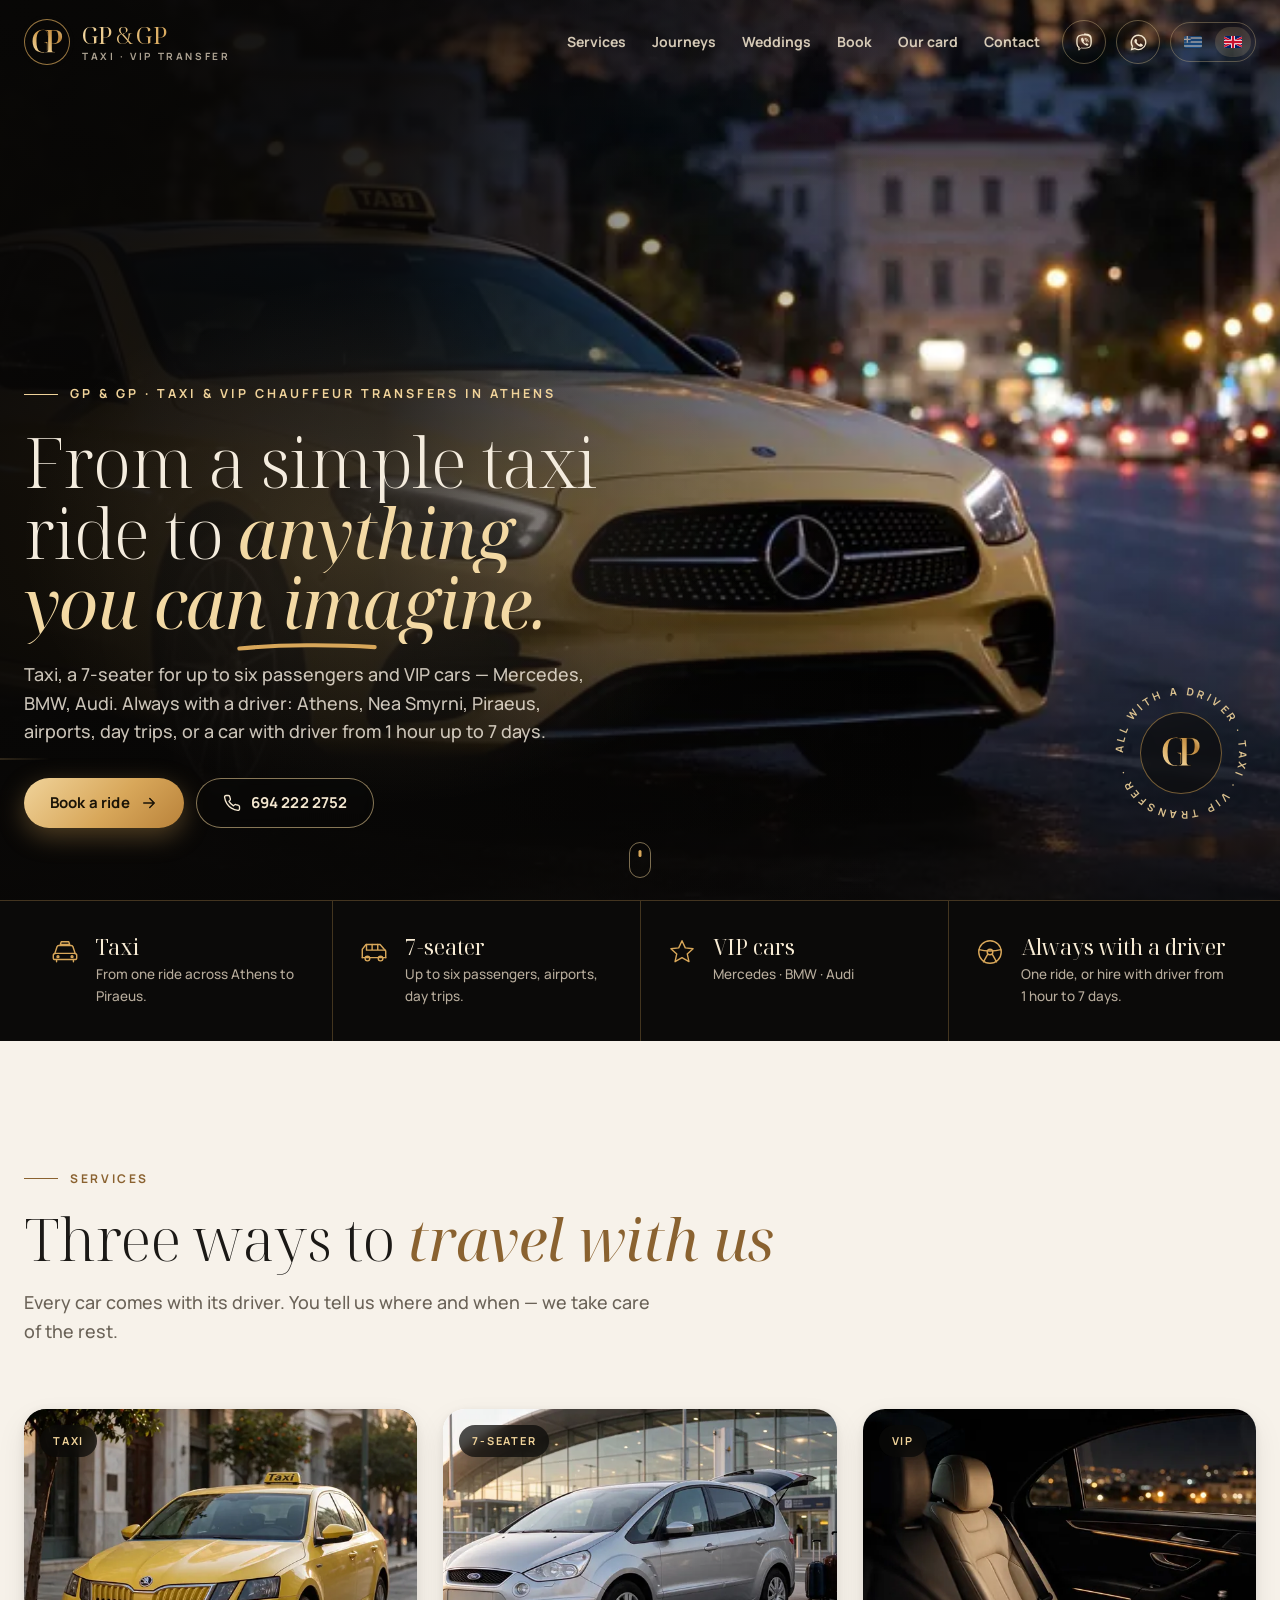
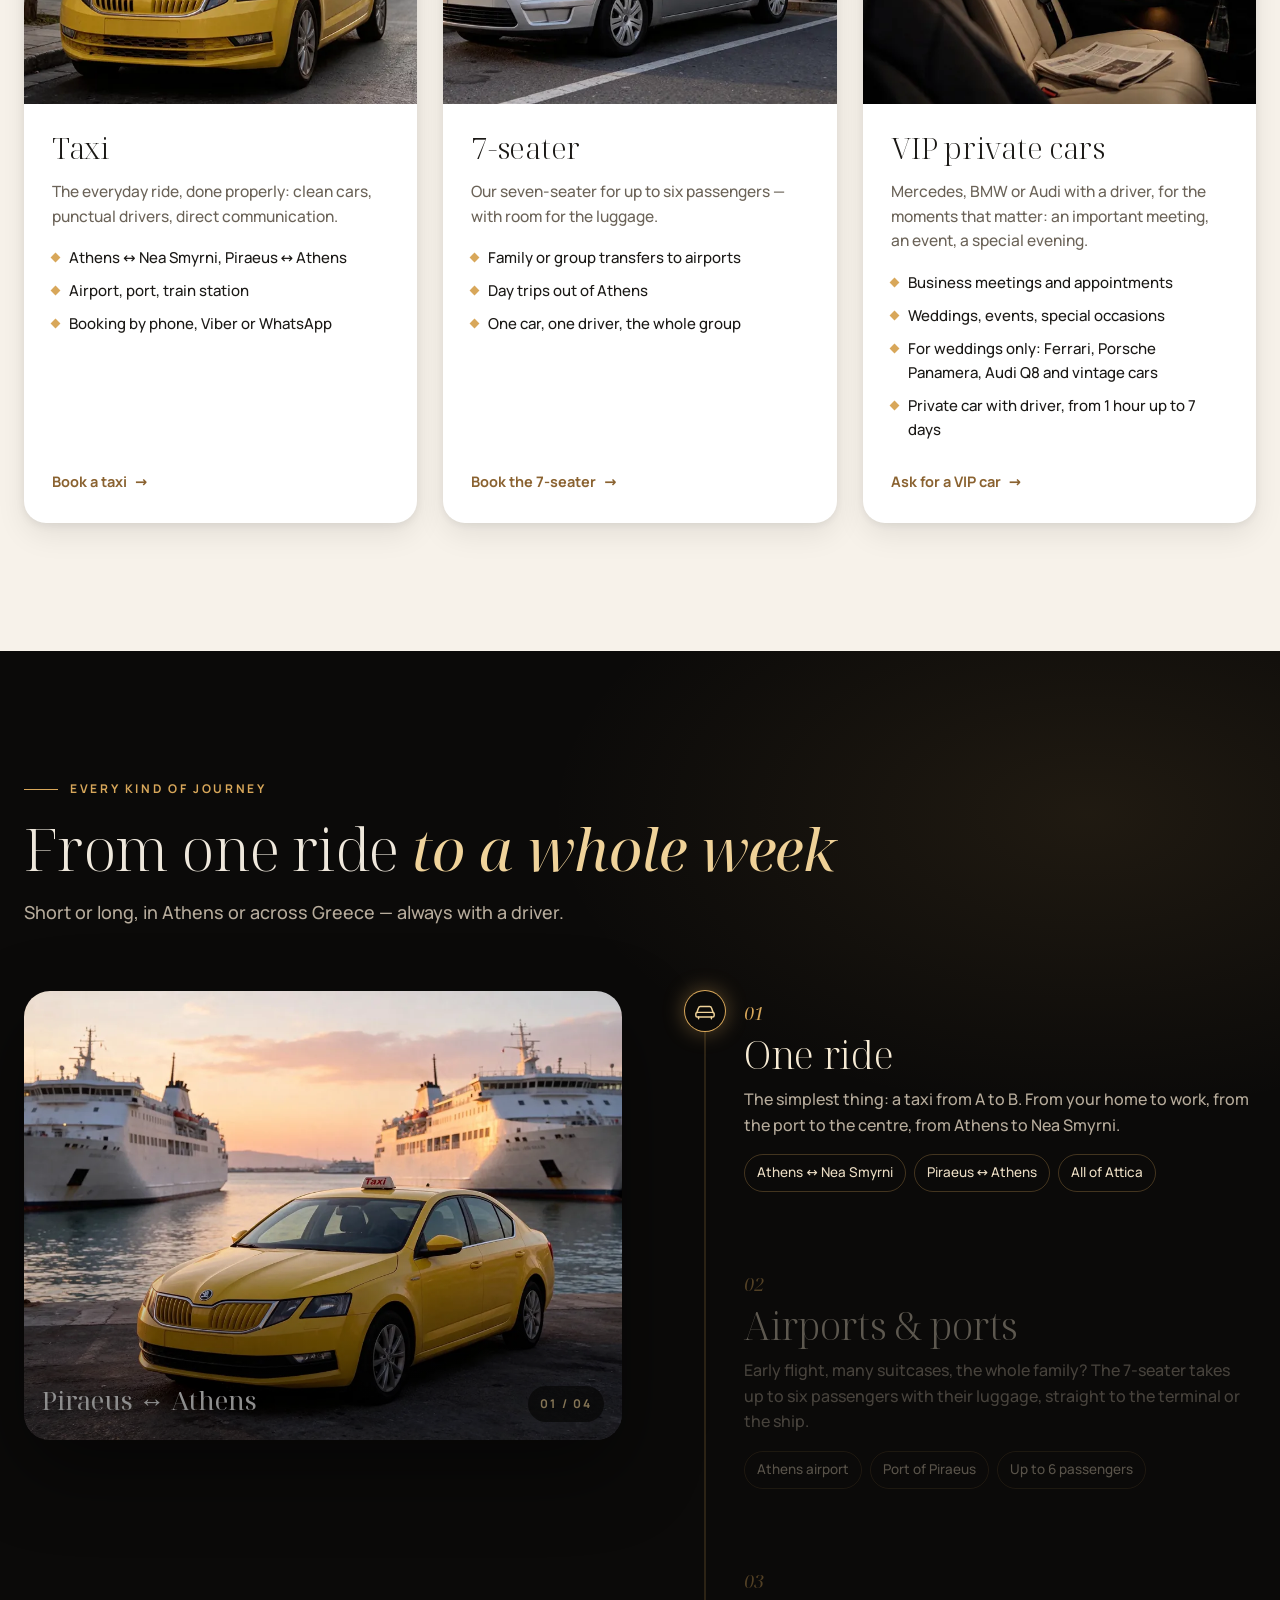
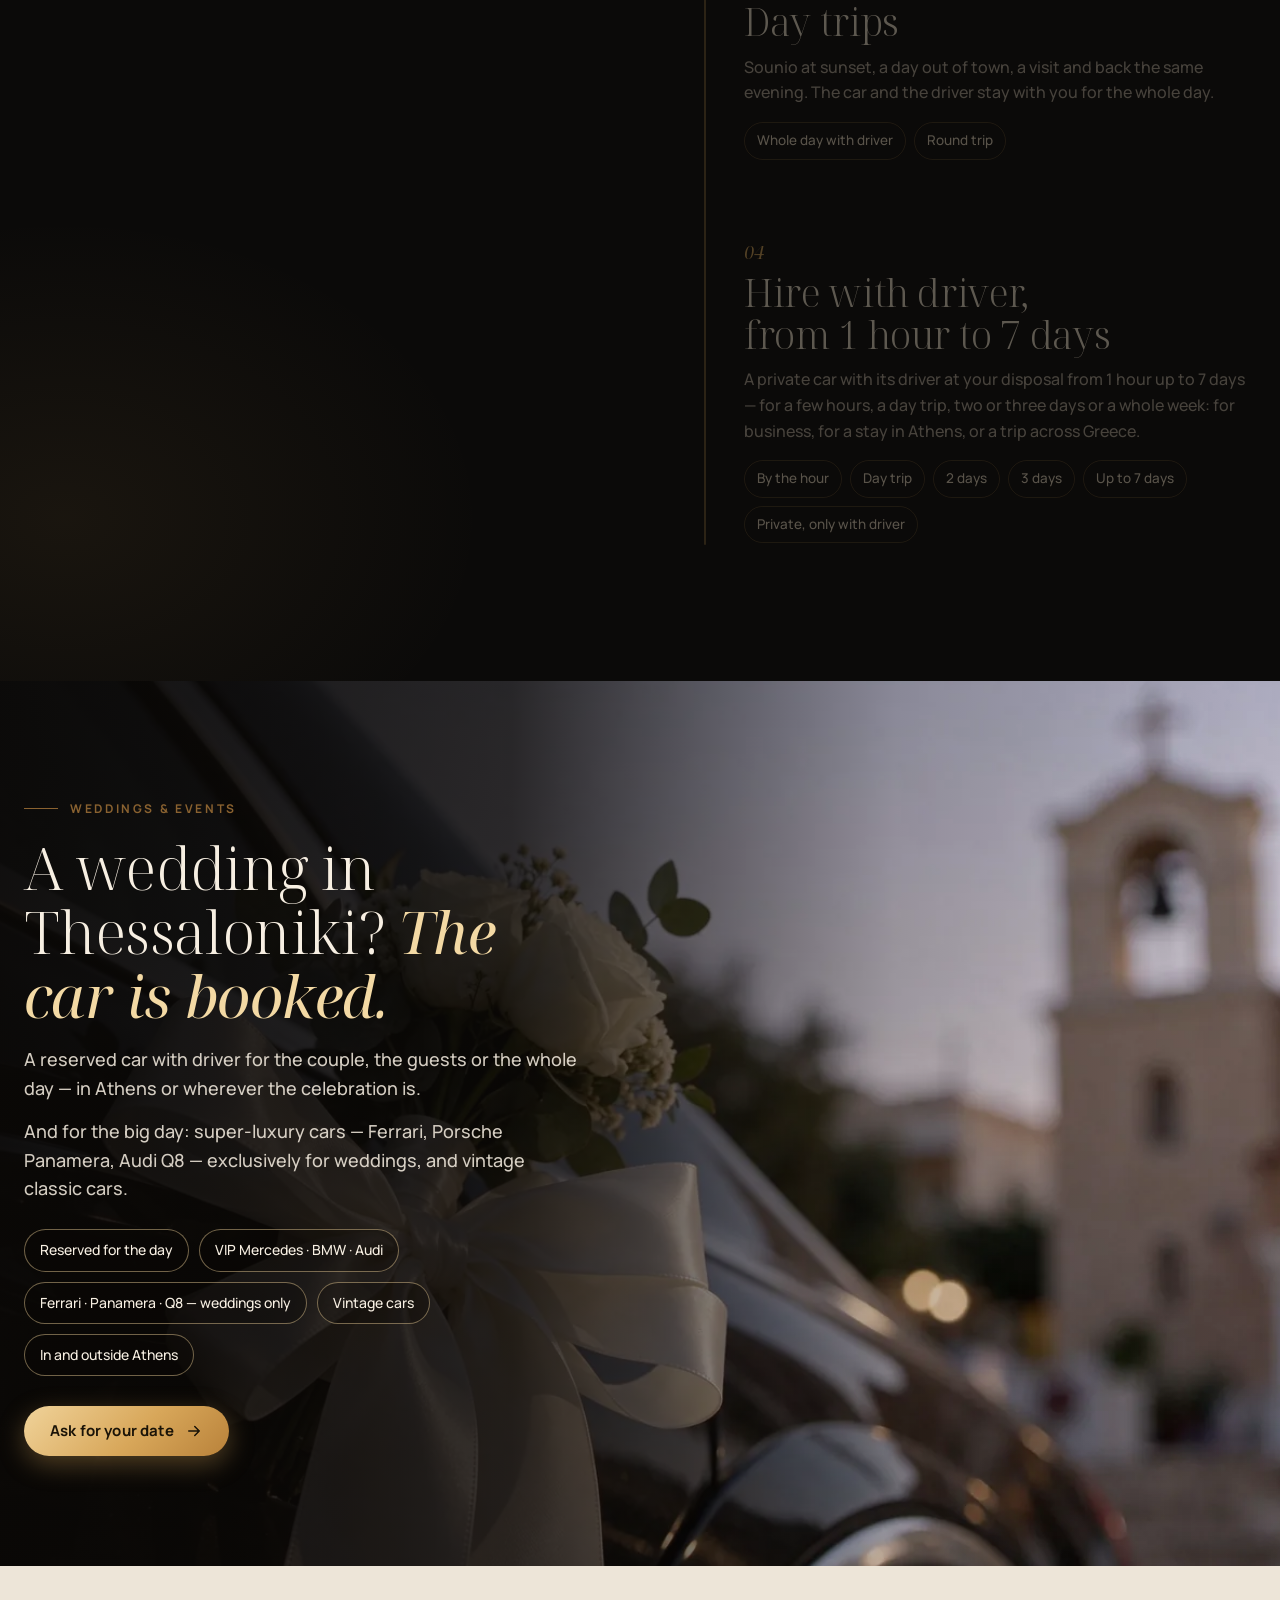
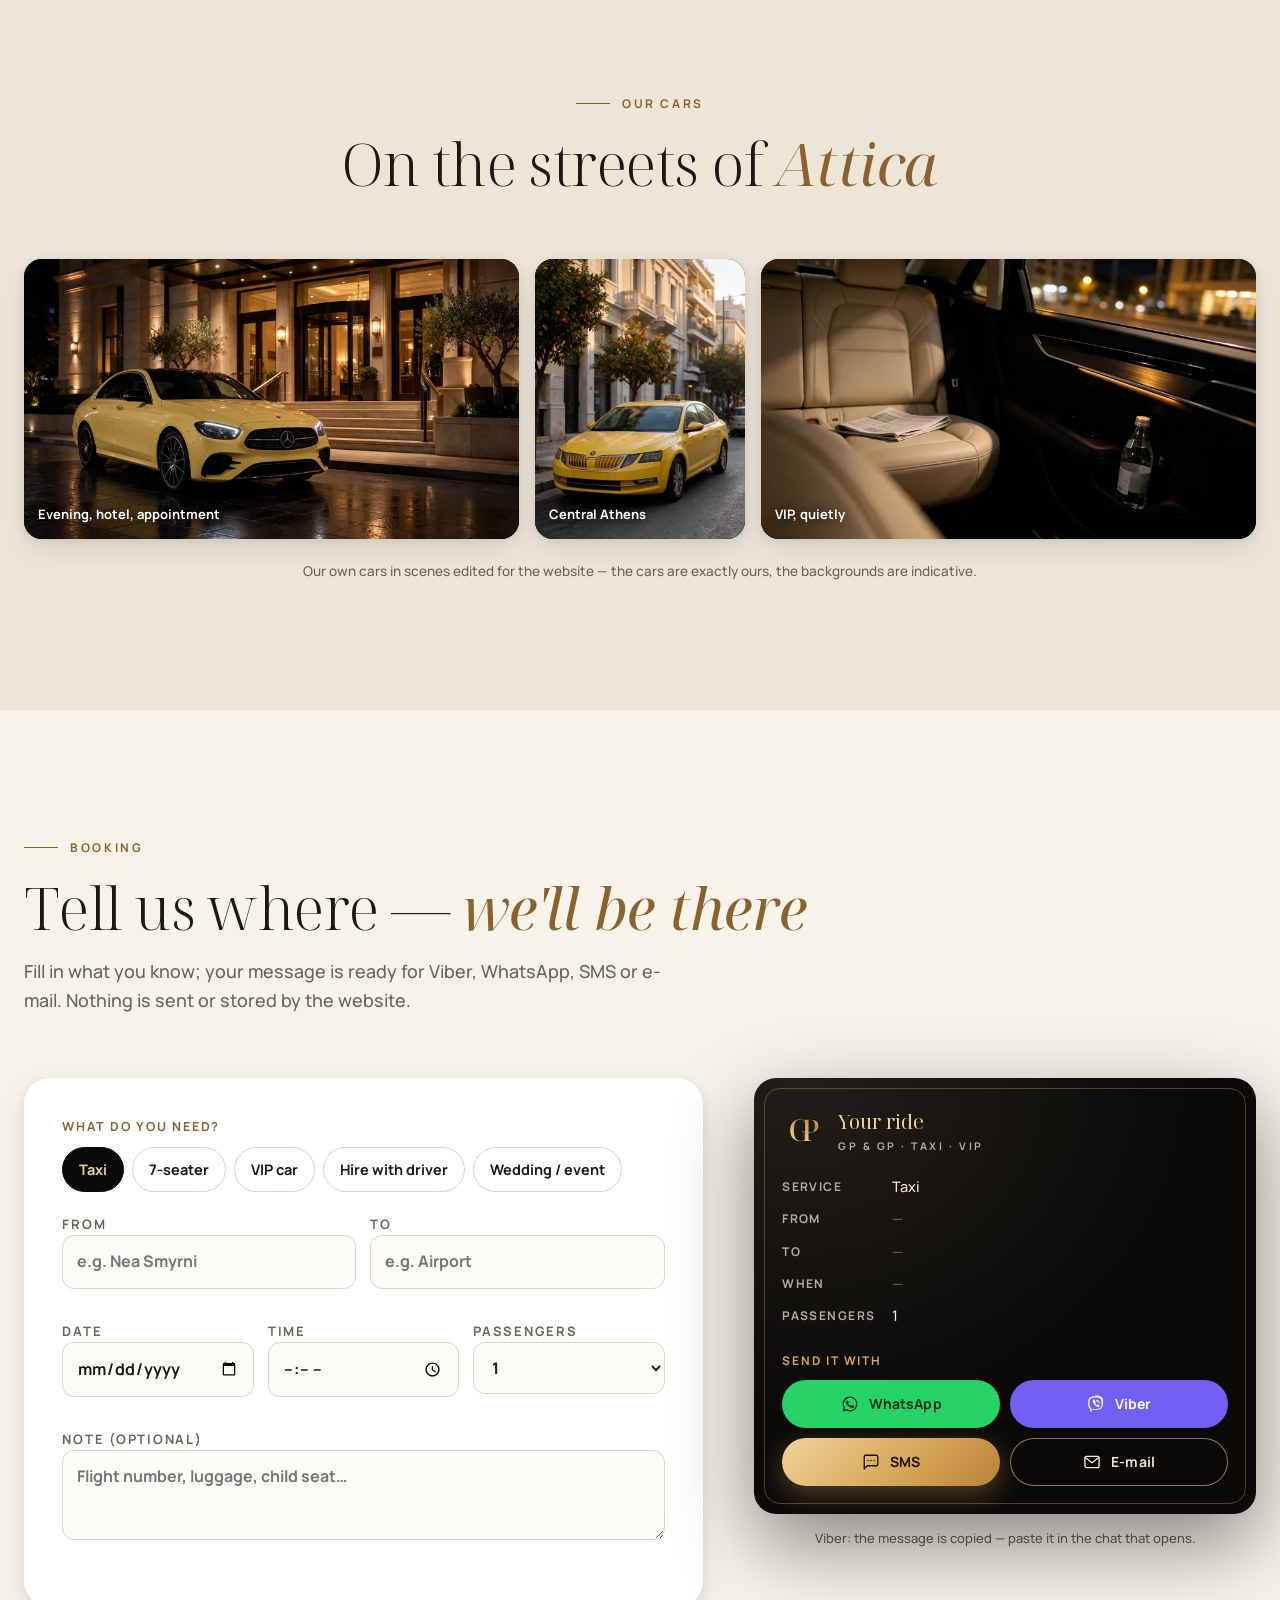
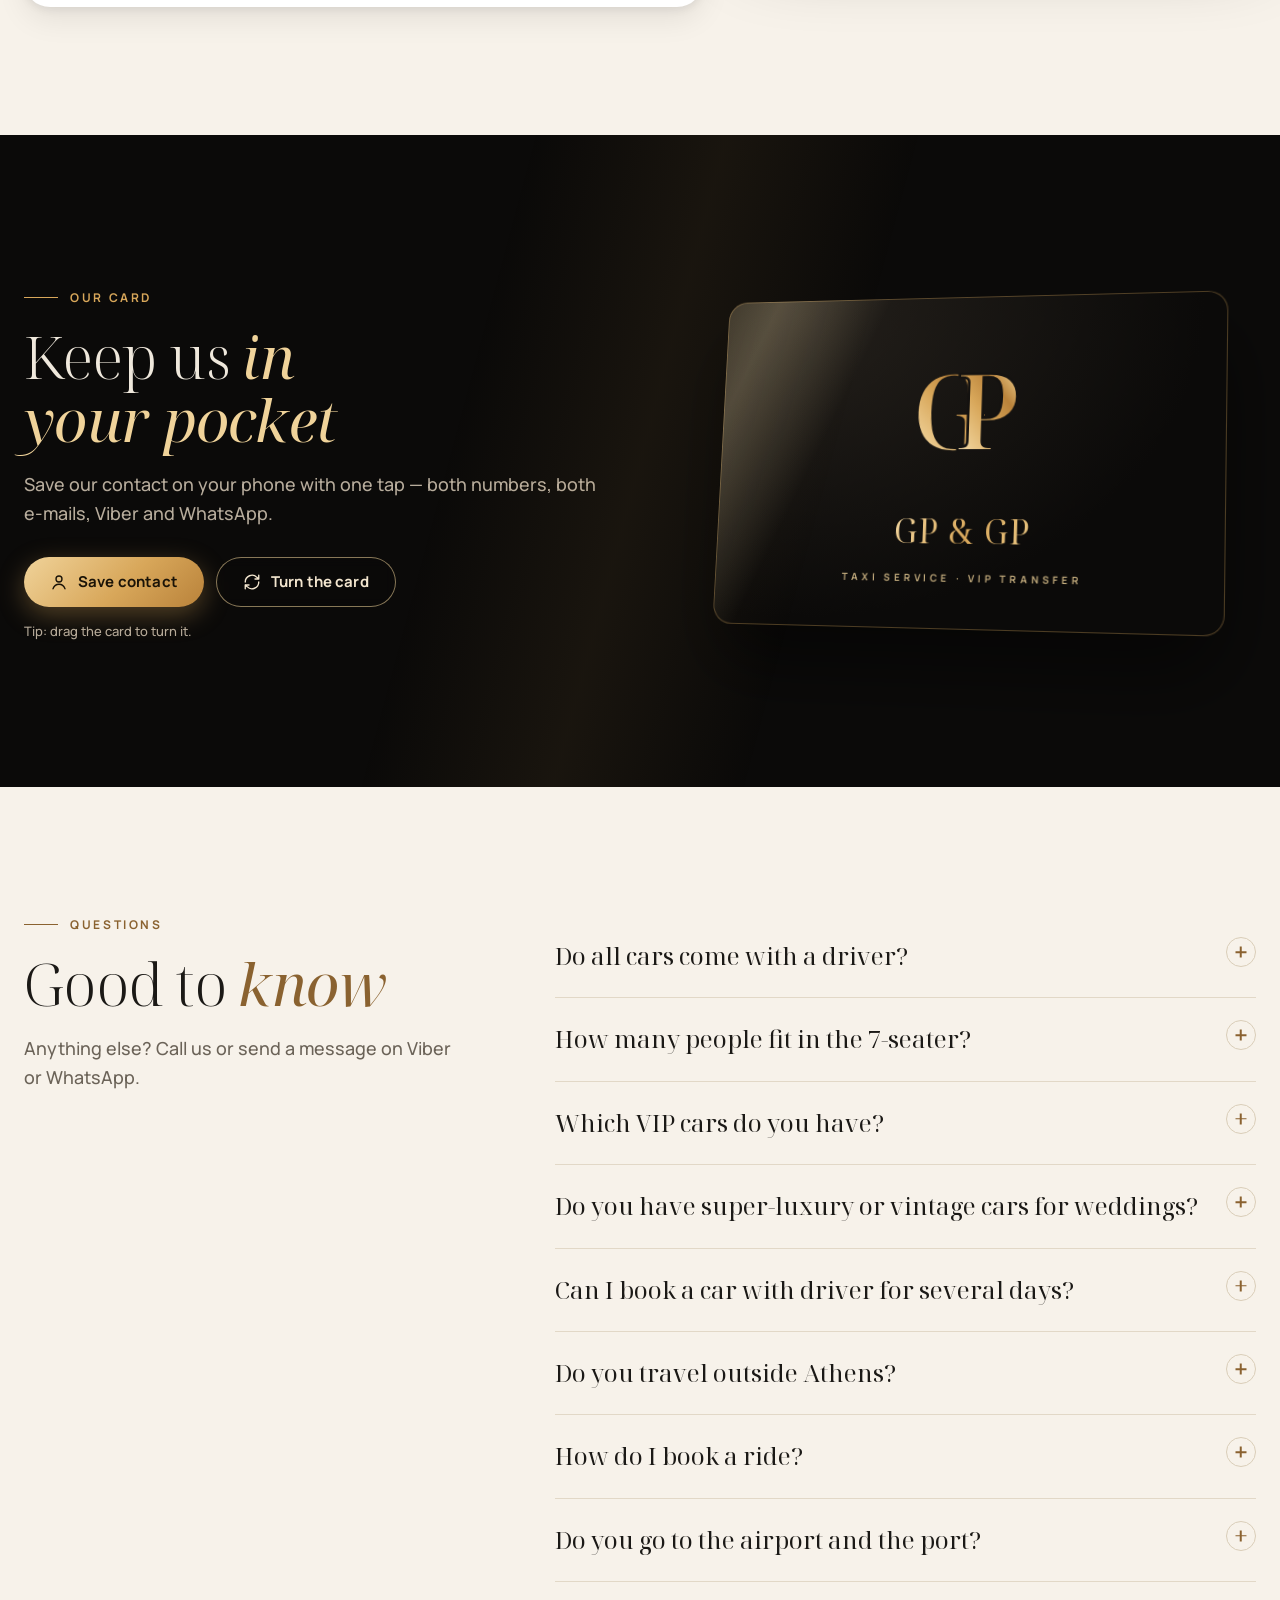
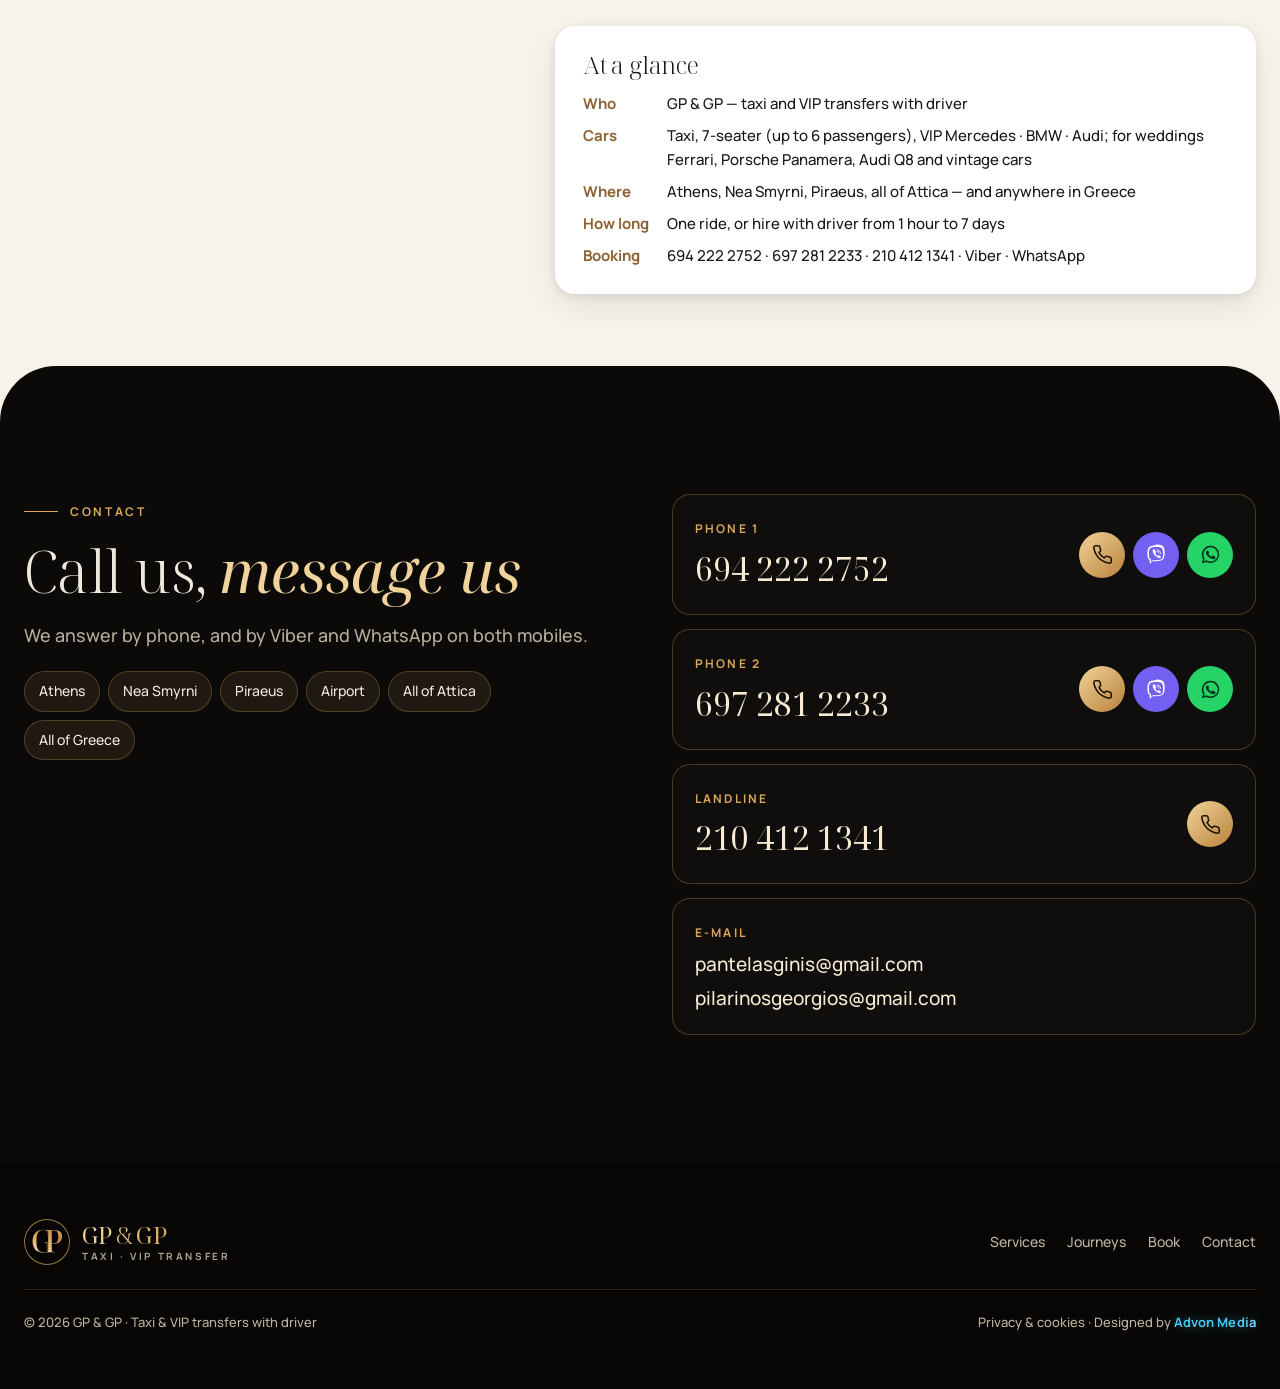
<file: en.html>
<!DOCTYPE html>
<!-- generated by .advon/seo_rank.py en from index.html — edit index.html, never this file -->
<html lang="en">
<head>
<meta charset="utf-8">
<meta name="viewport" content="width=device-width,initial-scale=1,viewport-fit=cover">
<title>Taxi &amp; VIP chauffeur transfers in Athens | GP &amp; GP</title>
<!-- advon-icons · favicon.py · made from assets/img/gp-and-gp-icon.svg · v3084002b -->
<link rel="icon" href="favicon.ico?v=3084002b" sizes="32x32">
<link rel="icon" href="assets/icons/favicon.svg?v=3084002b" type="image/svg+xml">
<link rel="icon" href="assets/icons/favicon-96.png?v=3084002b" type="image/png" sizes="96x96">
<link rel="icon" href="assets/icons/favicon-48.png?v=3084002b" type="image/png" sizes="48x48">
<link rel="apple-touch-icon" href="assets/icons/apple-touch-icon.png?v=3084002b">
<link rel="manifest" href="site.webmanifest?v=3084002b">
<!-- /advon-icons -->
<meta name="description" content="GP &amp; GP: taxi, a 7-seater for up to 6 passengers and VIP Mercedes, BMW, Audi — always with a driver. Athens, Nea Smyrni, Piraeus, airports, day trips, by the hour or up to 7 days.">
<meta name="robots" content="index,follow,max-image-preview:large">
<!-- advon-en -->
<script>try{localStorage.setItem("gp-lang","en")}catch(e){}</script>
<!-- /advon-en -->
<meta name="msvalidate.01" content="B111344056B4F7484DEA53457F44A3C3">
<script id="advon-draft-guard">(function(){var h=location.hostname;if(/(^|\.)drafts\.advonmedia\.com$|\.github\.io$|\.netlify\.app$/.test(h)){var m=document.createElement('meta');m.name='robots';m.content='noindex,nofollow';document.head.appendChild(m)}})();</script>
<meta name="theme-color" content="#0B0A09">
<meta name="color-scheme" content="light only">
<meta property="og:type" content="website">
<meta property="og:site_name" content="GP &amp; GP">
<meta property="og:title" content="Taxi &amp; VIP chauffeur transfers in Athens | GP &amp; GP">
<meta property="og:description" content="GP &amp; GP: taxi, a 7-seater for up to 6 passengers and VIP Mercedes, BMW, Audi — always with a driver. Athens, Nea Smyrni, Piraeus, airports, day trips, by the hour or up to 7 days.">
<meta property="og:image" content="assets/img/og.jpg">
<meta property="og:image:width" content="1200"><meta property="og:image:height" content="630">
<meta property="og:image:alt" content="Ταξί Mercedes της GP &amp; GP με την Ακρόπολη">
<meta property="og:locale" content="en_GB"><meta property="og:locale:alternate" content="el_GR">
<meta name="twitter:card" content="summary_large_image">
<meta name="twitter:title" content="Taxi &amp; VIP chauffeur transfers in Athens | GP &amp; GP">
<meta name="twitter:description" content="GP &amp; GP: taxi, a 7-seater for up to 6 passengers and VIP Mercedes, BMW, Audi — always with a driver. Athens, Nea Smyrni, Piraeus, airports, day trips, by the hour or up to 7 days.">
<meta name="twitter:image" content="assets/img/og.jpg">
<link rel="preload" href="assets/fonts/noto-serif-display-greek-300-normal.woff2" as="font" type="font/woff2" crossorigin>
<link rel="preload" as="image" href="assets/img/gp-taxi-vip-metafores-athina-mercedes-akropoli-1800.webp" imagesrcset="assets/img/gp-taxi-vip-metafores-athina-mercedes-akropoli-1200.webp 1200w, assets/img/gp-taxi-vip-metafores-athina-mercedes-akropoli-1800.webp 1800w, assets/img/gp-taxi-vip-metafores-athina-mercedes-akropoli-2400.webp 2400w" imagesizes="100vw" media="(min-width:701px)">
<script>document.documentElement.classList.add('js')</script>
<style id="advon-fonts">
@font-face{font-family:'Noto Serif Display';font-style:normal;font-weight:300;font-display:swap;src:url(assets/fonts/noto-serif-display-greek-300-normal.woff2) format('woff2');unicode-range:U+0370-0377,U+037A-037F,U+0384-038A,U+038C,U+038E-03A1,U+03A3-03FF}
@font-face{font-family:'Noto Serif Display';font-style:normal;font-weight:300;font-display:swap;src:url(assets/fonts/noto-serif-display-latin-300-normal.woff2) format('woff2');unicode-range:U+0000-00FF,U+0131,U+0152-0153,U+02BB-02BC,U+02C6,U+02DA,U+02DC,U+0304,U+0308,U+0329,U+2000-206F,U+20AC,U+2122,U+2191,U+2193,U+2212,U+2215,U+FEFF,U+FFFD}
@font-face{font-family:'Noto Serif Display';font-style:normal;font-weight:400;font-display:swap;src:url(assets/fonts/noto-serif-display-greek-400-normal.woff2) format('woff2');unicode-range:U+0370-0377,U+037A-037F,U+0384-038A,U+038C,U+038E-03A1,U+03A3-03FF}
@font-face{font-family:'Noto Serif Display';font-style:normal;font-weight:400;font-display:swap;src:url(assets/fonts/noto-serif-display-latin-400-normal.woff2) format('woff2');unicode-range:U+0000-00FF,U+0131,U+0152-0153,U+02BB-02BC,U+02C6,U+02DA,U+02DC,U+0304,U+0308,U+0329,U+2000-206F,U+20AC,U+2122,U+2191,U+2193,U+2212,U+2215,U+FEFF,U+FFFD}
@font-face{font-family:'Noto Serif Display';font-style:italic;font-weight:400;font-display:swap;src:url(assets/fonts/noto-serif-display-greek-400-italic.woff2) format('woff2');unicode-range:U+0370-0377,U+037A-037F,U+0384-038A,U+038C,U+038E-03A1,U+03A3-03FF}
@font-face{font-family:'Noto Serif Display';font-style:italic;font-weight:400;font-display:swap;src:url(assets/fonts/noto-serif-display-latin-400-italic.woff2) format('woff2');unicode-range:U+0000-00FF,U+0131,U+0152-0153,U+02BB-02BC,U+02C6,U+02DA,U+02DC,U+0304,U+0308,U+0329,U+2000-206F,U+20AC,U+2122,U+2191,U+2193,U+2212,U+2215,U+FEFF,U+FFFD}
@font-face{font-family:'Manrope';font-style:normal;font-weight:500;font-display:swap;src:url(assets/fonts/manrope-greek-500-normal.woff2) format('woff2');unicode-range:U+0370-0377,U+037A-037F,U+0384-038A,U+038C,U+038E-03A1,U+03A3-03FF}
@font-face{font-family:'Manrope';font-style:normal;font-weight:500;font-display:swap;src:url(assets/fonts/manrope-latin-500-normal.woff2) format('woff2');unicode-range:U+0000-00FF,U+0131,U+0152-0153,U+02BB-02BC,U+02C6,U+02DA,U+02DC,U+0304,U+0308,U+0329,U+2000-206F,U+20AC,U+2122,U+2191,U+2193,U+2212,U+2215,U+FEFF,U+FFFD}
@font-face{font-family:'Manrope';font-style:normal;font-weight:700;font-display:swap;src:url(assets/fonts/manrope-greek-700-normal.woff2) format('woff2');unicode-range:U+0370-0377,U+037A-037F,U+0384-038A,U+038C,U+038E-03A1,U+03A3-03FF}
@font-face{font-family:'Manrope';font-style:normal;font-weight:700;font-display:swap;src:url(assets/fonts/manrope-latin-700-normal.woff2) format('woff2');unicode-range:U+0000-00FF,U+0131,U+0152-0153,U+02BB-02BC,U+02C6,U+02DA,U+02DC,U+0304,U+0308,U+0329,U+2000-206F,U+20AC,U+2122,U+2191,U+2193,U+2212,U+2215,U+FEFF,U+FFFD}
</style>
<style>
:root{--ink:#0B0A09;--night:#121110;--coal:#1A1815;--line:rgba(216,167,90,.28);--paper:#F7F2EA;--sand:#EDE5D8;--gold:#D8A75A;--gold2:#F0D39A;--goldt:#8A6230;--text:#1B1916;--mute:#6B6358;--mutel:#B7AC9C;--r:22px;--sh-1:0 2px 10px rgba(0,0,0,.08),0 12px 30px rgba(0,0,0,.08);--sh-2:0 14px 40px rgba(0,0,0,.18),0 4px 12px rgba(0,0,0,.1);--sh-3:0 30px 80px rgba(0,0,0,.45);--serif:'Noto Serif Display',Georgia,serif;--sans:'Manrope',system-ui,-apple-system,'Segoe UI',sans-serif;color-scheme:light only}
*{box-sizing:border-box;margin:0;padding:0}
html{scroll-behavior:smooth;-webkit-text-size-adjust:100%;-webkit-font-smoothing:antialiased;-moz-osx-font-smoothing:grayscale}
html,body{overflow-x:clip}
body{font-family:var(--sans);font-weight:500;color:var(--text);background:var(--paper);line-height:1.6;font-size:16px}
img{max-width:100%;display:block}
a{color:inherit}
button{font:inherit;cursor:pointer;border:0;background:none;color:inherit}
.wrap{width:min(1240px,100% - 48px);margin-inline:auto}
.sr-only{position:absolute;width:1px;height:1px;overflow:hidden;clip:rect(0 0 0 0);white-space:nowrap}
h1,h2,h3{font-family:var(--serif);font-weight:300;line-height:1.08;letter-spacing:-.01em;text-wrap:balance}
p{text-wrap:pretty}
.kick{display:inline-flex;align-items:center;gap:12px;font-size:12px;font-weight:700;letter-spacing:.22em;text-transform:uppercase;color:var(--goldt)}
.kick::before{content:"";width:34px;height:1px;background:currentColor;transform-origin:left;transform:scaleX(var(--kx,1));transition:transform .9s cubic-bezier(.2,.7,.2,1)}
.dark .kick{color:var(--gold)}
.js .rv .kick::before,.js .kick.rv::before{--kx:0}.js .in .kick::before,.js .kick.in::before{--kx:1}
h2{font-size:clamp(34px,4.6vw,62px)}
h2 em,.display em{font-style:italic;color:var(--goldt)}
.dark h2 em,.dark .display em{color:var(--gold2)}
.lead{font-size:clamp(17px,1.4vw,19px);color:var(--mute);max-width:640px}
.dark{background:var(--ink);color:#EFE8DC}.dark .lead{color:var(--mutel)}
section{position:relative}
.sec{padding:clamp(88px,10vw,140px) 0}
.head{display:flex;flex-direction:column;gap:18px;margin-bottom:clamp(40px,5vw,64px)}
.head.c{align-items:center;text-align:center}.head.c .lead{margin-inline:auto}

/* buttons */
.btn{display:inline-flex;align-items:center;justify-content:center;gap:10px;min-height:50px;padding:0 26px;border-radius:999px;font-weight:700;font-size:15px;letter-spacing:.01em;text-decoration:none;position:relative;overflow:hidden;transition:transform .3s cubic-bezier(.2,.7,.2,1),box-shadow .3s,background .3s,color .3s;-webkit-tap-highlight-color:transparent}
.btn svg{width:18px;height:18px;flex:none}
.btn-g{background:linear-gradient(135deg,#F0D39A,#D8A75A 55%,#B9823A);color:#1A1307;box-shadow:0 8px 26px rgba(216,167,90,.35)}
.btn-g::after{content:"";position:absolute;inset:0;background:linear-gradient(110deg,transparent 30%,rgba(255,255,255,.55) 50%,transparent 70%);transform:translateX(-120%);transition:transform .9s}
.btn-o{border:1px solid rgba(240,211,154,.55);color:#F3E6CF;background:rgba(11,10,9,.25);-webkit-backdrop-filter:blur(6px);backdrop-filter:blur(6px)}
.btn-d{background:var(--ink);color:#F3E6CF}
.btn:active{transform:scale(.97)}
@media (hover:hover){.btn:hover{transform:translateY(-2px)}.btn-g:hover::after{transform:translateX(120%)}.btn-o:hover{background:rgba(240,211,154,.14)}.btn-d:hover{box-shadow:var(--sh-2)}}
.chip-v{background:#7360F2;color:#fff}.chip-w{background:#25D366;color:#06301A}

/* header */
.hd{position:fixed;inset:0 0 auto;z-index:50;transition:background .4s,box-shadow .4s,transform .4s}
.hd::before{content:"";position:absolute;inset:0;background:rgba(11,10,9,.82);-webkit-backdrop-filter:blur(14px);backdrop-filter:blur(14px);opacity:0;transition:opacity .4s}
.hd.solid::before{opacity:1}.hd.solid{box-shadow:0 1px 0 var(--line)}
.hd .wrap{position:relative;display:flex;align-items:center;gap:22px;height:84px;transition:height .4s}
.hd.solid .wrap{height:70px}
.brand{display:flex;align-items:center;gap:12px;text-decoration:none;color:#F3E6CF;min-width:0}
.brand svg{width:46px;height:46px;flex:none;transition:transform .9s cubic-bezier(.2,.7,.2,1)}
.hd.solid .brand svg{transform:rotate(360deg) scale(.9)}
.brand .em{position:relative;width:46px;height:46px;flex:none;border-radius:50%;box-shadow:inset 0 0 0 1px rgba(216,167,90,.7),0 0 0 4px rgba(11,10,9,.25)}
.brand .em svg{position:absolute;inset:0}
.bw{display:flex;flex-direction:column;line-height:1.05;min-width:0}
.bw b{font-family:var(--serif);font-weight:400;font-size:24px;letter-spacing:.02em;background:linear-gradient(120deg,#F3D9A4,#D8A75A 60%,#E9C887);-webkit-background-clip:text;background-clip:text;-webkit-text-fill-color:transparent;color:#E5BE7A;white-space:nowrap}
.bw b i{font-style:normal;font-weight:300;padding:0 .12em}
.bw small{font-size:10px;font-weight:700;letter-spacing:.26em;text-transform:uppercase;color:rgba(243,230,207,.7);margin-top:4px;white-space:nowrap}
.nav{display:flex;gap:26px;margin-left:auto}
.nav a{font-size:14px;font-weight:600;text-decoration:none;color:rgba(243,230,207,.86);position:relative;padding:6px 0}
.nav a::after{content:"";position:absolute;left:0;right:0;bottom:0;height:1px;background:var(--gold);transform:scaleX(0);transform-origin:left;transition:transform .35s}
@media (hover:hover){.nav a:hover::after{transform:scaleX(1)}}
.hd-act{display:flex;align-items:center;gap:10px}
.ic{width:44px;height:44px;border-radius:50%;display:grid;place-items:center;border:1px solid rgba(240,211,154,.35);color:#F3E6CF;transition:background .3s,border-color .3s}
.ic svg{width:19px;height:19px}
@media (hover:hover){.ic:hover{background:rgba(240,211,154,.14);border-color:var(--gold)}}
.lng{display:flex;gap:4px;padding:4px;border-radius:999px;border:1px solid rgba(240,211,154,.3)}
.lng button{width:36px;height:30px;border-radius:999px;display:grid;place-items:center;opacity:.55;transition:opacity .3s,background .3s}
.lng button.on{opacity:1;background:rgba(240,211,154,.16)}
.fl{display:block;width:18px;height:12px;overflow:hidden;line-height:0;border-radius:2px}
.fl svg{display:block;width:100%;height:100%}
.burger{display:none;width:46px;height:46px;border-radius:50%;border:1px solid rgba(240,211,154,.4);position:relative}
.burger span{position:absolute;left:13px;right:13px;height:1.5px;background:#F3E6CF;transition:transform .35s,opacity .3s}
.burger span:nth-child(1){top:17px}.burger span:nth-child(2){top:22.5px}.burger span:nth-child(3){top:28px}
.mnav{position:fixed;inset:0;z-index:60;background:rgba(11,10,9,.97);display:flex;flex-direction:column;justify-content:center;padding:90px 32px 40px;gap:8px;opacity:0;pointer-events:none;transition:opacity .4s}
.mnav[hidden]{display:none}
.mnav.open{opacity:1;pointer-events:auto}
.mnav a.l{font-family:var(--serif);font-weight:300;font-size:clamp(34px,9vw,46px);color:#F3E6CF;text-decoration:none;padding:6px 0;opacity:0;transform:translateY(18px);transition:opacity .5s,transform .5s}
.mnav.open a.l{opacity:1;transform:none}
.mnav .x{position:absolute;top:18px;right:20px;width:50px;height:50px;border-radius:50%;border:1px solid rgba(240,211,154,.6);display:grid;place-items:center;color:#F3E6CF}
.mnav .x svg{width:22px;height:22px}
.mnav .mrow{display:flex;gap:10px;flex-wrap:wrap;margin-top:26px}
@media (max-width:1180px){.nav{display:none}.burger{display:block}}
@media (max-width:560px){.hd .wrap{gap:10px}.bw small{display:none}.bw b{font-size:21px}.hd-act .ic.hv{display:none}.brand .em,.brand svg{width:40px;height:40px}}
@media (max-width:380px){.lng{display:none}}

/* intro — «Η κάρτα» */
#intro{position:fixed;inset:0;z-index:100;background:#070605;display:grid;place-items:center;perspective:1400px}
#intro[hidden]{display:none}
#intro .ic3{width:min(440px,78vw);aspect-ratio:85/55;border-radius:18px;background:radial-gradient(120% 140% at 20% 10%,#1d1a16,#0B0A09 60%);box-shadow:0 40px 90px rgba(0,0,0,.6),inset 0 0 0 1px rgba(216,167,90,.35);display:grid;place-items:center;position:relative;overflow:hidden;transform-style:preserve-3d;animation:icIn 1.15s cubic-bezier(.2,.8,.2,1) both}
#intro .ic3 svg{width:42%;height:auto;--gpk:#0d0c0a}
#intro .ic3::after{content:"";position:absolute;inset:-40%;background:linear-gradient(115deg,transparent 42%,rgba(255,236,190,.42) 50%,transparent 58%);transform:translateX(-60%);animation:foil 1.1s .55s ease-in-out both}
#intro .itx{position:absolute;bottom:16%;left:0;right:0;text-align:center;font-size:11px;letter-spacing:.42em;font-weight:700;color:rgba(240,211,154,.8);opacity:0;animation:fadeIn .6s .7s forwards}
#intro.out{animation:introOut .85s cubic-bezier(.65,0,.35,1) forwards}
#intro.out .ic3{animation:icOut .85s cubic-bezier(.65,0,.35,1) forwards}
@keyframes icIn{from{transform:translateY(60px) rotateX(38deg) rotateZ(-6deg) scale(.86);opacity:0}to{transform:none;opacity:1}}
@keyframes foil{to{transform:translateX(60%)}}
@keyframes fadeIn{to{opacity:1}}
@keyframes icOut{to{transform:rotateY(90deg) scale(1.25);opacity:.2}}
@keyframes introOut{0%{opacity:1}60%{opacity:1}100%{opacity:0;visibility:hidden}}

/* hero */
.hero{min-height:100svh;min-height:100vh;display:flex;align-items:flex-end;color:#F4ECDE;background:var(--ink);overflow:hidden;isolation:isolate}
.hero .bg{position:absolute;inset:0;z-index:-2}
.hero .bg picture,.hero .bg img{display:block;width:100%;height:100%;object-fit:cover;object-position:60% 55%}
.hero .bg img{transform:scale(1.06);animation:kb 22s ease-in-out infinite alternate}
@keyframes kb{to{transform:scale(1.13) translate(-1.2%,-1%)}}
.hero::before{content:"";position:absolute;inset:0;z-index:-1;background:linear-gradient(90deg,rgba(8,7,6,.92) 0%,rgba(8,7,6,.72) 34%,rgba(8,7,6,.12) 64%,rgba(8,7,6,0) 80%),linear-gradient(0deg,rgba(8,7,6,.85) 0%,rgba(8,7,6,0) 38%),linear-gradient(180deg,rgba(8,7,6,.55),rgba(8,7,6,0) 22%)}
.hero .glow{position:absolute;inset:0;z-index:-1;pointer-events:none;background:radial-gradient(520px 380px at var(--gx,30%) var(--gy,60%),rgba(240,211,154,.13),transparent 70%)}
.trails{position:absolute;left:0;right:0;bottom:12%;height:120px;z-index:-1;pointer-events:none;overflow:hidden;opacity:.8}
.trails i{position:absolute;height:1.5px;width:28%;border-radius:2px;background:linear-gradient(90deg,transparent,rgba(240,195,120,.9),transparent);left:-30%;animation:trail 6.5s linear infinite}
.trails i:nth-child(1){top:20%;animation-delay:.4s}.trails i:nth-child(2){top:48%;width:18%;animation-duration:8s;animation-delay:2.2s;background:linear-gradient(90deg,transparent,rgba(255,120,90,.75),transparent)}.trails i:nth-child(3){top:72%;width:34%;animation-duration:9.5s;animation-delay:4s}
@keyframes trail{to{transform:translateX(480%)}}
.hero .wrap{padding:150px 0 clamp(56px,8vh,96px);display:grid;grid-template-columns:minmax(0,1fr) auto;align-items:end;gap:40px}
.hero-c{max-width:720px}
.hero h1{font-family:var(--sans);font-weight:700;font-size:12.5px;letter-spacing:.24em;text-transform:uppercase;color:var(--gold2);line-height:1.6;display:flex;align-items:center;gap:12px}
.hero h1::before{content:"";width:34px;height:1px;background:currentColor;flex:none}
.display{font-family:var(--serif);font-weight:300;font-size:clamp(44px,6.6vw,98px);line-height:1.02;letter-spacing:-.015em;margin:22px 0 22px;text-wrap:balance}
.display .w{display:inline-block;white-space:nowrap}
.display .w>span{display:inline-block;transform:translateY(105%);opacity:0;transition:transform 1s cubic-bezier(.2,.75,.2,1),opacity .8s}
.display .wm{display:inline-block;overflow:hidden;vertical-align:top;padding-bottom:.08em;margin-bottom:-.08em}
.go .display .w>span{transform:none;opacity:1}
.display em{position:relative}
.display em .ul{position:absolute;left:0;right:0;bottom:-.02em;height:.12em;overflow:visible}
.display em .ul path{fill:none;stroke:var(--gold);stroke-width:3;stroke-linecap:round;stroke-dasharray:1;stroke-dashoffset:1;transition:stroke-dashoffset 1.2s 1.1s cubic-bezier(.6,0,.2,1)}
.go .display em .ul path{stroke-dashoffset:0}
.hero .sub{font-size:clamp(16px,1.4vw,19px);color:rgba(244,236,222,.82);max-width:560px}
.hero .cta{display:flex;flex-wrap:wrap;gap:12px;margin-top:32px}
.hero .fade{opacity:0;transform:translateY(16px);transition:opacity .9s,transform .9s cubic-bezier(.2,.7,.2,1)}
.go .hero .fade{opacity:1;transform:none}
.go .hero .f2{transition-delay:.55s}.go .hero .f3{transition-delay:.75s}.go .hero .f4{transition-delay:.95s}.go .hero .f1{transition-delay:.15s}
.seal{width:150px;height:150px;position:relative;flex:none}
.seal svg.ring{width:100%;height:100%;animation:spin 26s linear infinite}
.seal text{font-family:var(--sans);font-weight:700;font-size:10.6px;letter-spacing:.32em;fill:rgba(240,211,154,.9)}
.seal .mid{position:absolute;inset:34px;border-radius:50%;background:rgba(11,10,9,.55);-webkit-backdrop-filter:blur(6px);backdrop-filter:blur(6px);box-shadow:inset 0 0 0 1px rgba(216,167,90,.5);display:grid;place-items:center}
.seal .mid svg{width:70%;height:70%;--gpk:#16130f}
@keyframes spin{to{transform:rotate(360deg)}}
.scue{position:absolute;left:50%;bottom:22px;width:22px;height:36px;border:1px solid rgba(240,211,154,.5);border-radius:12px;transform:translateX(-50%);transition:opacity .4s}
.scue::after{content:"";position:absolute;left:50%;top:7px;width:3px;height:7px;border-radius:2px;background:var(--gold);transform:translateX(-50%);animation:cue 1.8s infinite}
@keyframes cue{50%{transform:translate(-50%,9px);opacity:.3}}
@media (max-width:900px){
 .hero{align-items:flex-end}
 .hero .bg picture,.hero .bg img{object-position:50% 40%}
 .hero::before{background:linear-gradient(0deg,rgba(8,7,6,.96) 0%,rgba(8,7,6,.82) 36%,rgba(8,7,6,.15) 66%,rgba(8,7,6,.35) 100%)}
 .hero .wrap{grid-template-columns:minmax(0,1fr);padding-top:120px}
 .seal{display:none}
 .scue{display:none}
}

/* proof */
.proof{background:var(--ink);color:#EFE8DC;border-top:1px solid var(--line);perspective:900px}
.proof .wrap{display:grid;grid-template-columns:repeat(4,minmax(0,1fr))}
.pf{padding:34px 26px;border-left:1px solid var(--line);display:flex;gap:16px;align-items:flex-start}
.pf:first-child{border-left:0}
.pf svg{width:30px;height:30px;flex:none;color:var(--gold);margin-top:2px}
.pf b{display:block;font-family:var(--serif);font-weight:400;font-size:21px;color:#F7EBD4;line-height:1.2}
.pf span{display:block;font-size:13.5px;color:var(--mutel);margin-top:4px}
.js .pf.rv{opacity:0;transform:rotateX(-70deg);transform-origin:50% 100%;transition:opacity .6s,transform .9s cubic-bezier(.2,.8,.2,1)}
.js .pf.rv.in{opacity:1;transform:none}
@media (max-width:980px){.proof .wrap{grid-template-columns:repeat(2,minmax(0,1fr))}.pf:nth-child(3){border-left:0}.pf:nth-child(n+3){border-top:1px solid var(--line)}}
@media (max-width:520px){.pf{padding:24px 14px;flex-direction:column;gap:10px}.pf b{font-size:18px}}

/* services */
#ypiresies{background:var(--paper)}
.svc{display:grid;grid-template-columns:repeat(3,minmax(0,1fr));gap:26px}
.sv{position:relative;border-radius:var(--r);background:#fff;box-shadow:var(--sh-1);overflow:hidden;display:flex;flex-direction:column;transform-style:preserve-3d;transition:box-shadow .4s,transform .5s cubic-bezier(.2,.7,.2,1)}
.sv .ph{position:relative;aspect-ratio:4/3;overflow:hidden;background:#111}
.sv .ph img{width:100%;height:100%;object-fit:cover;transition:transform 1.2s cubic-bezier(.2,.7,.2,1)}
.sv:nth-child(1) .ph img{object-position:50% 72%}
.sv .tag{position:absolute;top:16px;left:16px;padding:7px 13px;border-radius:999px;font-size:11px;font-weight:700;letter-spacing:.16em;text-transform:uppercase;background:rgba(11,10,9,.72);color:var(--gold2);-webkit-backdrop-filter:blur(6px);backdrop-filter:blur(6px)}
.sv .bd{padding:28px 28px 30px;display:flex;flex-direction:column;gap:14px;flex:1}
.sv h3{font-size:30px}
.sv p{color:var(--mute);font-size:15.5px}
.sv ul{list-style:none;display:grid;gap:9px;margin-top:4px}
.sv li{display:flex;gap:10px;font-size:15px;align-items:flex-start}
.sv li::before{content:"";width:7px;height:7px;transform:rotate(45deg);background:var(--gold);margin-top:8px;flex:none}
.sv .more{margin-top:auto;padding-top:14px;font-weight:700;font-size:14.5px;color:var(--goldt);text-decoration:none;display:inline-flex;gap:8px;align-items:center}
.sv .more i{font-style:normal;transition:transform .35s}
.sv .spot{position:absolute;inset:0;pointer-events:none;background:radial-gradient(400px 300px at var(--mx,50%) var(--my,0%),rgba(216,167,90,.16),transparent 60%);opacity:0;transition:opacity .4s}
.sv::before{content:"";position:absolute;left:0;right:0;top:0;height:3px;z-index:2;background:linear-gradient(90deg,#F0D39A,#B9823A);transform:scaleX(0);transform-origin:left;transition:transform .6s}
@media (hover:hover){.sv:hover{box-shadow:var(--sh-2)}.sv:hover .ph img{transform:scale(1.05)}.sv:hover .spot{opacity:1}.sv:hover::before{transform:scaleX(1)}.sv:hover .more i{transform:translateX(5px)}}
.js .sv.rv{opacity:0;transform:translateY(70px) rotate(var(--rot,0deg)) scale(.96);transition:opacity .7s,transform 1s cubic-bezier(.2,.8,.2,1)}
.js .sv.rv.in{opacity:1;transform:none}
.sv:nth-child(1){--rot:-2.5deg}.sv:nth-child(3){--rot:2.5deg}
.js .sv.rv:nth-child(2){transition-delay:.08s}.js .sv.rv:nth-child(3){transition-delay:.16s}
@media (max-width:980px){.svc{grid-template-columns:minmax(0,1fr);max-width:620px;margin-inline:auto}}

/* journey — signature */
#diadromes{background:var(--ink);color:#EFE8DC;overflow:clip}
#diadromes::before{content:"";position:absolute;inset:0;pointer-events:none;background:radial-gradient(900px 500px at 85% 10%,rgba(216,167,90,.1),transparent 60%),radial-gradient(700px 500px at 5% 90%,rgba(216,167,90,.07),transparent 60%)}
.jr{display:grid;grid-template-columns:minmax(0,1.05fr) minmax(0,1fr);gap:clamp(36px,5vw,80px);align-items:start}
.stage{position:sticky;top:110px;aspect-ratio:4/3;border-radius:26px;overflow:hidden;box-shadow:var(--sh-3);background:#000}
.stage img{position:absolute;inset:0;width:100%;height:100%;object-fit:cover;opacity:0;transform:scale(1.08);transition:opacity 1s,transform 1.6s cubic-bezier(.2,.7,.2,1)}
.stage img.on{opacity:1;transform:none}
.stage .lbl{position:absolute;left:18px;bottom:18px;right:18px;display:flex;justify-content:space-between;align-items:flex-end;gap:12px}
.stage .lbl b{font-family:var(--serif);font-weight:400;font-size:26px;color:#fff;text-shadow:0 2px 18px rgba(0,0,0,.6)}
.stage .lbl span{font-size:12px;font-weight:700;letter-spacing:.18em;padding:8px 12px;border-radius:999px;background:rgba(11,10,9,.7);color:var(--gold2);white-space:nowrap}
.stage::after{content:"";position:absolute;inset:0;background:linear-gradient(0deg,rgba(0,0,0,.55),transparent 45%);pointer-events:none}
.steps{position:relative;padding-left:58px}
.steps .rail{position:absolute;left:18px;top:8px;bottom:8px;width:2px;background:rgba(216,167,90,.16);border-radius:2px}
.steps .rail i{position:absolute;inset:0 0 auto;height:100%;background:linear-gradient(180deg,#F0D39A,#B9823A);transform-origin:top;transform:scaleY(var(--p,0));border-radius:2px}
.steps .car{position:absolute;left:-1px;top:0;width:40px;height:40px;border-radius:50%;background:var(--ink);box-shadow:0 0 0 1px var(--gold),0 0 22px rgba(216,167,90,.45);display:grid;place-items:center;transform:translateY(var(--cy,0px));color:var(--gold2)}
.steps .car svg{width:22px;height:22px}
.st{padding:8px 0 70px;opacity:.35;transition:opacity .6s}
.st:last-child{padding-bottom:10px}
.st.on{opacity:1}
.st .n{font-family:var(--serif);font-style:italic;color:var(--gold);font-size:18px}
.st h3{font-size:clamp(28px,3vw,40px);margin:6px 0 12px;color:#F7EBD4}
.st p{color:var(--mutel);max-width:520px}
.st .rt{display:flex;flex-wrap:wrap;gap:8px;margin-top:16px}
.st .rt span{padding:7px 12px;border:1px solid var(--line);border-radius:999px;font-size:13.5px;color:#EBDDC4}
.st .mimg{display:none}
@media (max-width:980px){.jr{grid-template-columns:minmax(0,1fr)}.stage{display:none}.st{opacity:1}.st .mimg{display:block;border-radius:18px;overflow:hidden;margin:4px 0 18px;aspect-ratio:16/10}.st .mimg img{width:100%;height:100%;object-fit:cover}.steps{padding-left:46px}.steps .rail{left:14px}.steps .car{left:-5px}}

/* wedding band */
.wed{position:relative;min-height:min(86vh,820px);display:flex;align-items:center;color:#F7EFE2;overflow:hidden;isolation:isolate}
.wed .bg{position:absolute;inset:-12% 0;z-index:-2;transform:translateY(var(--py,0px))}
.wed .bg img{width:100%;height:100%;object-fit:cover;object-position:62% 50%}
.wed::before{content:"";position:absolute;inset:0;z-index:-1;background:linear-gradient(90deg,rgba(10,8,6,.9),rgba(10,8,6,.55) 45%,rgba(10,8,6,.05) 75%)}
.wed .wrap{padding:110px 0}
.wed .box{max-width:560px}
.wed h2{margin:18px 0 18px}
.wed p{color:rgba(247,239,226,.85);font-size:18px}
#g-hrs[hidden],.fg[hidden]{display:none!important}.wed .box p+p{margin-top:14px}.wed .pts{display:flex;flex-wrap:wrap;gap:10px;margin:26px 0 30px}
.wed .pts span{padding:9px 15px;border-radius:999px;border:1px solid rgba(240,211,154,.45);font-size:14px;background:rgba(10,8,6,.3)}
.js .wed .rvt{opacity:0;transform:translateY(30px);transition:opacity .9s,transform 1s cubic-bezier(.2,.7,.2,1)}
.js .wed .rvt.in{opacity:1;transform:none}
@media (max-width:760px){.wed::before{background:linear-gradient(0deg,rgba(10,8,6,.94) 0%,rgba(10,8,6,.7) 55%,rgba(10,8,6,.25))}.wed{align-items:flex-end}}

/* gallery */
#stolos{background:var(--sand)}
.gal{display:flex;gap:16px}
.gal figure{flex:var(--r) 1 0;position:relative;border-radius:18px;overflow:hidden;box-shadow:var(--sh-1);cursor:zoom-in;background:#111}
.gal figure img{width:100%;height:100%;object-fit:cover;aspect-ratio:var(--ar);transition:transform 1.2s cubic-bezier(.2,.7,.2,1)}
.gal figcaption{position:absolute;left:14px;bottom:14px;right:14px;font-size:13px;font-weight:700;color:#fff;text-shadow:0 1px 10px rgba(0,0,0,.7)}
@media (hover:hover){.gal figure:hover img{transform:scale(1.04)}}
.js .gal figure.rv{opacity:0;transform:translateY(50px) scale(.97);transition:opacity .8s,transform 1s cubic-bezier(.2,.75,.2,1)}
.js .gal figure.rv.in{opacity:1;transform:none}
.js .gal figure.rv:nth-child(2){transition-delay:.1s}.js .gal figure.rv:nth-child(3){transition-delay:.2s}
.gnote{margin-top:22px;font-size:13.5px;color:var(--mute);text-align:center}
@media (max-width:760px){.gal{flex-direction:column}.gal figure{flex:none}}

/* booking composer */
#kratisi{background:var(--paper)}
.bk{display:grid;grid-template-columns:minmax(0,1.15fr) minmax(0,.85fr);gap:clamp(28px,4vw,60px);align-items:start}
.form{background:#fff;border-radius:26px;box-shadow:var(--sh-1);padding:clamp(24px,3vw,40px)}
.fg{margin-bottom:22px}
.fg>label,.fg>.flb{display:block;font-size:12.5px;font-weight:700;letter-spacing:.14em;text-transform:uppercase;color:var(--goldt);margin-bottom:10px}
.chips{display:flex;flex-wrap:wrap;gap:8px}
.chips button{padding:10px 16px;border-radius:999px;border:1px solid #DDD3C2;font-size:14.5px;font-weight:600;min-height:44px;transition:background .3s,border-color .3s,color .3s,transform .2s}
.chips button.on{background:var(--ink);border-color:var(--ink);color:var(--gold2)}
@media (hover:hover){.chips button:hover{border-color:var(--gold)}}
.row2{display:grid;grid-template-columns:minmax(0,1fr) minmax(0,1fr);gap:14px}
.row3{display:grid;grid-template-columns:minmax(0,1fr) minmax(0,1fr) minmax(0,1fr);gap:14px}
.fi{display:flex;flex-direction:column;gap:6px}
.fi span{font-size:13px;font-weight:600;color:var(--mute)}
.fi input,.fi textarea,.fi select{width:100%;font:inherit;font-size:16px;padding:13px 14px;border-radius:12px;border:1px solid #DDD3C2;background:#FDFBF7;color:var(--text);min-height:50px}
.fi textarea{min-height:90px;resize:vertical}
.fi input:focus,.fi textarea:focus,.fi select:focus{outline:2px solid var(--gold);outline-offset:1px;border-color:transparent}
@media (max-width:620px){.row2,.row3{grid-template-columns:minmax(0,1fr)}}
.tk{position:sticky;top:100px}
.tkt{border-radius:22px;background:radial-gradient(120% 120% at 10% 0%,#221e19,#0B0A09 65%);color:#F1E6D2;padding:28px;box-shadow:var(--sh-3);position:relative;overflow:hidden}
.tkt::before{content:"";position:absolute;inset:10px;border-radius:16px;border:1px solid rgba(216,167,90,.35);pointer-events:none}
.tkt .th{display:flex;align-items:center;gap:12px;margin-bottom:20px}
.tkt .th svg{width:44px;height:44px;--gpk:#15120e}
.tkt .th b{font-family:var(--serif);font-weight:400;font-size:20px;color:var(--gold2)}
.tkt .th small{display:block;font-size:10.5px;letter-spacing:.24em;color:var(--mutel);font-weight:700}
.tkt dl{display:grid;grid-template-columns:auto minmax(0,1fr);gap:9px 16px;font-size:14.5px}
.tkt dt{color:var(--mutel);font-size:12px;letter-spacing:.12em;text-transform:uppercase;font-weight:700;padding-top:2px}
.tkt dd{color:#F7EBD4;overflow-wrap:anywhere}
.tkt dd.e{color:rgba(247,235,212,.35)}
.tkt .sendlbl{margin:24px 0 10px;font-size:12px;letter-spacing:.16em;font-weight:700;color:var(--gold);text-transform:uppercase}
.send{display:grid;grid-template-columns:minmax(0,1fr) minmax(0,1fr);gap:10px}
.send .btn{min-height:48px;padding:0 12px;font-size:14px}
.tk .note{font-size:13px;color:var(--mute);margin-top:14px;text-align:center}
.copied{position:fixed;left:50%;bottom:90px;transform:translate(-50%,20px);background:var(--ink);color:var(--gold2);padding:12px 18px;border-radius:999px;font-size:14px;font-weight:700;opacity:0;pointer-events:none;transition:opacity .3s,transform .3s;z-index:80;box-shadow:var(--sh-2);text-align:center;max-width:90vw}
.copied.on{opacity:1;transform:translate(-50%,0)}
@media (max-width:980px){.bk{grid-template-columns:minmax(0,1fr)}.tk{position:static}}

/* the card */
#karta{background:var(--ink);color:#EFE8DC;overflow:hidden}
#karta::after{content:"";position:absolute;left:-20%;right:-20%;top:0;bottom:0;pointer-events:none;background:linear-gradient(105deg,transparent 40%,rgba(216,167,90,.07) 50%,transparent 60%);animation:sweep 9s ease-in-out infinite}
@keyframes sweep{0%,100%{transform:translateX(-30%)}50%{transform:translateX(30%)}}
.kt{display:grid;grid-template-columns:minmax(0,1fr) minmax(0,1fr);gap:clamp(30px,5vw,80px);align-items:center}
.cardw{perspective:1600px;display:grid;place-items:center;padding:30px 0}
.card3{width:min(520px,100%);aspect-ratio:85/55;position:relative;transform-style:preserve-3d;transform:rotateY(var(--ry,-14deg)) rotateX(var(--rx,8deg));transition:transform .9s cubic-bezier(.2,.7,.2,1);cursor:grab;touch-action:pan-y}
.card3.flip{--fy:180deg}
.card3 .face{position:absolute;inset:0;border-radius:20px;backface-visibility:hidden;-webkit-backface-visibility:hidden;overflow:hidden;background:radial-gradient(130% 150% at 15% 5%,#24201b,#0B0A09 62%);box-shadow:0 40px 80px rgba(0,0,0,.55),inset 0 0 0 1px rgba(216,167,90,.32)}
.card3 .face::after{content:"";position:absolute;inset:-40%;background:linear-gradient(115deg,transparent 40%,rgba(255,236,190,.22) 50%,transparent 60%);transform:translateX(var(--sx,-30%));pointer-events:none}
.card3 .fr{display:flex;flex-direction:column;align-items:center;justify-content:center;gap:12px;text-align:center}
.card3 .fr svg{width:30%;--gpk:#141210}
.card3 .fr b{font-family:var(--serif);font-weight:400;font-size:clamp(24px,3.4vw,34px);letter-spacing:.04em;background:linear-gradient(120deg,#F3D9A4,#D8A75A 55%,#E9C887);-webkit-background-clip:text;background-clip:text;-webkit-text-fill-color:transparent;color:#E5BE7A}
.card3 .fr small{font-size:10px;letter-spacing:.38em;font-weight:700;color:rgba(240,211,154,.8)}
.card3 .bk2{transform:rotateY(180deg);padding:9% 8%;display:flex;flex-direction:column;justify-content:space-between}
.card3 .bk2 .t1{display:flex;justify-content:space-between;align-items:flex-start;gap:10px}
.card3 .bk2 .t1 b{font-family:var(--serif);font-weight:400;font-size:clamp(20px,2.8vw,30px);color:var(--gold2);line-height:1}
.card3 .bk2 .t1 small{display:block;font-size:9.5px;letter-spacing:.3em;color:rgba(240,211,154,.75);font-weight:700;margin-top:8px}
.card3 .bk2 .t1 svg{width:15%;flex:none;--gpk:#141210}
.card3 .bk2 .ln{display:grid;gap:6px;font-size:clamp(11px,1.45vw,15px);color:#F0E3CB}
.card3 .bk2 .ln div{display:flex;gap:9px;align-items:center}
.card3 .bk2 .ln svg{width:1.1em;height:1.1em;color:var(--gold);flex:none}
.card3 .bk2 .ap{font-size:clamp(9px,1.1vw,11px);letter-spacing:.2em;font-weight:700;color:rgba(240,211,154,.85)}
.card3 .fx{position:absolute;inset:0;transform-style:preserve-3d;transform:rotateY(var(--fy,0deg));transition:transform 1s cubic-bezier(.3,.7,.2,1)}
.kt .acts{display:flex;flex-wrap:wrap;gap:12px;margin-top:30px}
.kt .hint{font-size:13px;color:var(--mutel);margin-top:14px}
@media (max-width:980px){.kt{grid-template-columns:minmax(0,1fr)}.cardw{order:-1}}

/* faq */
#faq{background:var(--paper)}
.fq{display:grid;grid-template-columns:minmax(0,.8fr) minmax(0,1.2fr);gap:clamp(30px,5vw,80px);align-items:start}
.fq .head{position:sticky;top:110px;margin:0}
details{border-bottom:1px solid #E2D8C7}
details summary{list-style:none;cursor:pointer;display:flex;justify-content:space-between;gap:20px;padding:22px 0;font-family:var(--serif);font-size:clamp(20px,2vw,24px);font-weight:400;transition:transform .3s,color .3s}
details summary::-webkit-details-marker{display:none}
details summary i{flex:none;width:30px;height:30px;border-radius:50%;border:1px solid #D9CDB8;position:relative;transition:transform .4s,background .3s}
details summary i::before,details summary i::after{content:"";position:absolute;left:50%;top:50%;width:11px;height:1.5px;background:var(--goldt);transform:translate(-50%,-50%)}
details summary i::after{transform:translate(-50%,-50%) rotate(90deg);transition:transform .4s}
details[open] summary i{background:var(--ink)}details[open] summary i::before,details[open] summary i::after{background:var(--gold2)}
details[open] summary i::after{transform:translate(-50%,-50%) rotate(0)}
@media (hover:hover){details summary:hover{color:var(--goldt);transform:translateX(4px)}}
details .a{padding:0 50px 24px 0;color:var(--mute)}
.facts{margin-top:44px;padding:26px 28px;border-radius:20px;background:#fff;box-shadow:var(--sh-1)}
.facts h3{font-size:24px;margin-bottom:14px}
.facts dl{display:grid;grid-template-columns:auto minmax(0,1fr);gap:8px 18px;font-size:15px}
.facts dt{font-weight:700;color:var(--goldt)}
@media (max-width:980px){.fq{grid-template-columns:minmax(0,1fr)}.fq .head{position:static}}

/* contact */
#epikoinonia{background:var(--ink);color:#EFE8DC;border-radius:56px 56px 0 0;margin-top:-56px;z-index:2}
.ct{display:grid;grid-template-columns:minmax(0,1fr) minmax(0,1fr);gap:clamp(30px,5vw,80px);align-items:start}
.ln2{display:grid;gap:14px}
.lc{display:flex;align-items:center;justify-content:space-between;gap:14px;padding:20px 22px;border-radius:18px;border:1px solid var(--line);background:rgba(255,255,255,.02);flex-wrap:wrap}
.lc .k{font-size:12px;letter-spacing:.18em;text-transform:uppercase;font-weight:700;color:var(--gold)}
.lc a.v{display:block;font-family:var(--serif);font-size:clamp(24px,2.6vw,32px);font-weight:400;text-decoration:none;color:#F7EBD4;font-variant-numeric:tabular-nums;margin-top:2px;white-space:nowrap}
.lc .bt{display:flex;gap:8px}
.lc .bt a{width:46px;height:46px;border-radius:50%;display:grid;place-items:center;text-decoration:none}
.lc .bt a svg{width:21px;height:21px}
.lc .bt .c1{background:linear-gradient(135deg,#F0D39A,#B9823A);color:#1A1307}
.lc .bt .c2{background:#7360F2;color:#fff}.lc .bt .c3{background:#25D366;color:#06301A}
.ml a{font-size:clamp(16px,1.6vw,19px);text-decoration:none;color:#F7EBD4;overflow-wrap:anywhere;display:block;margin-top:4px}
.areas{display:flex;flex-wrap:wrap;gap:8px;margin-top:22px}
.areas span{padding:8px 14px;border-radius:999px;background:rgba(216,167,90,.1);border:1px solid var(--line);font-size:14px}
.ct p.lead{margin-top:18px}
.js .lc.rv{opacity:0;transform:translateX(30px);transition:opacity .6s,transform .8s cubic-bezier(.2,.7,.2,1)}.js .lc.rv.in{opacity:1;transform:none}
.js .lc.rv:nth-child(2){transition-delay:.08s}.js .lc.rv:nth-child(3){transition-delay:.16s}.js .lc.rv:nth-child(4){transition-delay:.24s}
@media (max-width:980px){.ct{grid-template-columns:minmax(0,1fr)}#epikoinonia{border-radius:34px 34px 0 0;margin-top:-34px}}

/* footer */
.ft{background:#070605;color:#BFB3A0;padding:56px 0 110px;font-size:14px}
.ft .wrap{display:flex;flex-wrap:wrap;gap:24px 40px;align-items:center;justify-content:space-between}
.ft .brand{color:#F3E6CF}
.ft nav{display:flex;flex-wrap:wrap;gap:8px 22px}
.ft nav a{text-decoration:none}
.ft .cr{width:100%;display:flex;flex-wrap:wrap;gap:10px 24px;justify-content:space-between;border-top:1px solid rgba(216,167,90,.18);padding-top:22px;font-size:13px}
.ft .cr a{text-decoration:none}
.adv{font-weight:800;letter-spacing:.01em;color:#47C8F5;background:linear-gradient(100deg,#47C8F5 0%,#47C8F5 32%,#8BE0FC 42%,#BDEFFF 47%,#E3F8FF 50%,#BDEFFF 53%,#8BE0FC 58%,#47C8F5 68%,#47C8F5 100%);background-size:260% 100%;-webkit-background-clip:text;background-clip:text;-webkit-text-fill-color:transparent;filter:drop-shadow(0 0 6px rgba(71,200,245,.38));animation:advShine 3.8s ease-in-out infinite}
@keyframes advShine{0%{background-position:100% 0}62%,100%{background-position:0 0}}
@media (min-width:901px){.ft{padding-bottom:56px}}

/* mobile bar */
.mbar{position:fixed;left:10px;right:10px;bottom:10px;z-index:45;display:none;grid-template-columns:repeat(3,minmax(0,1fr));gap:8px;padding:8px;border-radius:20px;background:rgba(11,10,9,.9);-webkit-backdrop-filter:blur(14px);backdrop-filter:blur(14px);box-shadow:0 10px 30px rgba(0,0,0,.35),inset 0 0 0 1px rgba(216,167,90,.3);transform:translateY(140%);transition:transform .5s cubic-bezier(.2,.7,.2,1)}
.mbar.on{transform:none}
.mbar a{display:flex;align-items:center;justify-content:center;gap:7px;min-height:48px;border-radius:14px;font-weight:700;font-size:14px;text-decoration:none;color:#1A1307}
.mbar a svg{width:18px;height:18px}
.mbar .a1{background:linear-gradient(135deg,#F0D39A,#C9944A)}.mbar .a2{background:#7360F2;color:#fff}.mbar .a3{background:#25D366;color:#06301A}
@media (max-width:900px){.mbar{display:grid}}

/* progress + to top */
.prog{position:fixed;left:0;top:0;height:2px;z-index:70;width:100%;transform-origin:left;transform:scaleX(var(--sp,0));background:linear-gradient(90deg,#F0D39A,#B9823A)}
.totop{position:fixed;right:22px;bottom:22px;z-index:44;width:54px;height:54px;border-radius:50%;background:var(--ink);display:grid;place-items:center;opacity:0;pointer-events:none;transform:translateY(12px);transition:opacity .4s,transform .4s;box-shadow:var(--sh-2)}
.totop.on{opacity:1;pointer-events:auto;transform:none}
.totop svg.r{position:absolute;inset:0;width:100%;height:100%;transform:rotate(-90deg)}
.totop svg.r circle{fill:none;stroke:var(--gold);stroke-width:2;stroke-dasharray:157;stroke-dashoffset:calc(157 - 157*var(--sp,0))}
.totop svg.a{width:18px;height:18px;color:var(--gold2)}
@media (max-width:900px){.totop{display:none}}

/* lightbox */
.lb{position:fixed;inset:0;z-index:90;background:rgba(7,6,5,.94);display:grid;place-items:center;padding:24px;opacity:0;transition:opacity .35s}
.lb[hidden]{display:none}
.lb.on{opacity:1}
.lb img{max-width:100%;max-height:86vh;border-radius:12px;box-shadow:var(--sh-3);transform:scale(.94);transition:transform .45s cubic-bezier(.2,.7,.2,1)}
.lb.on img{transform:none}
.lb .x{position:absolute;top:16px;right:16px;width:50px;height:50px;border-radius:50%;border:1px solid rgba(240,211,154,.6);color:#F3E6CF;display:grid;place-items:center}
.lb .x svg{width:22px;height:22px}
.lb p{position:absolute;bottom:18px;left:20px;right:20px;text-align:center;color:#D8CBB4;font-size:14px}

/* generic reveals */
.js .rv:not(.sv):not(.pf):not(.lc):not(figure){opacity:0;transform:translateY(26px);transition:opacity .5s,transform .5s cubic-bezier(.2,.7,.2,1)}
.js .rv.in:not(.sv):not(.pf):not(.lc):not(figure){opacity:1;transform:none}
.lc-h .ch{display:inline-block;opacity:0;transform:translateX(.6em);transition:opacity .6s ease,transform .9s cubic-bezier(.34,1.56,.64,1);transition-delay:calc(var(--i)*20ms)}
.lc-h .cw{display:inline-block;white-space:nowrap}
.lc-h.in .ch{opacity:1;transform:none}
.blurin{filter:blur(0)}
.js .fx-rise .ch{transform:translateY(.7em)}
@media (prefers-reduced-motion:reduce){*,*::before,*::after{animation:none!important;transition:none!important}.js .rv,.js .rv *{opacity:1!important;transform:none!important}.display .w>span,.hero .fade,.lc-h .ch{opacity:1!important;transform:none!important}#intro{display:none}}

/* round 1 polish */
.display{font-size:clamp(42px,5.4vw,84px)}
.hero-c{max-width:650px}
.hero .display em{color:#F3D9A4}
.display .wm{padding-right:.12em;margin-right:-.12em}
.hero::before{background:linear-gradient(90deg,rgba(8,7,6,.95) 0%,rgba(8,7,6,.86) 30%,rgba(8,7,6,.35) 52%,rgba(8,7,6,0) 72%),linear-gradient(0deg,rgba(8,7,6,.85) 0%,rgba(8,7,6,0) 38%),linear-gradient(180deg,rgba(8,7,6,.55),rgba(8,7,6,0) 22%)}
.wed::before{background:linear-gradient(90deg,rgba(10,8,6,.95),rgba(10,8,6,.82) 40%,rgba(10,8,6,.25) 70%,rgba(10,8,6,.05))}
.wed h2 em{color:#F3D9A4}
@media (max-width:760px){.wed::before{background:linear-gradient(0deg,rgba(10,8,6,.97) 0%,rgba(10,8,6,.9) 58%,rgba(10,8,6,.45))}}
@media (max-width:700px){
 .hero{display:block;min-height:0}
 .hero::before{display:none}
 .hero .bg{position:relative;height:min(68svh,560px);z-index:0}
 .hero .bg::after{content:"";position:absolute;inset:0;background:linear-gradient(180deg,rgba(8,7,6,.6) 0%,rgba(8,7,6,0) 22%,rgba(8,7,6,0) 62%,#0B0A09 100%)}
 .hero .bg picture,.hero .bg img{object-position:50% 70%}
 .hero .wrap{padding:0 0 44px;margin-top:-70px;position:relative;z-index:1}
 .trails{display:none}
 .display{font-size:clamp(38px,11vw,50px);margin:16px 0}
}
@media (max-width:700px){.hero .bg{overflow:hidden}.hero .bg picture,.hero .bg img{object-position:50% 72%}}
@media (max-width:700px){.hero .glow{display:none}}

</style>
<script type="application/ld+json">{"@context": "https://schema.org", "@graph": [{"@type": "LocalBusiness", "@id": "#business", "name": "GP & GP", "alternateName": ["GP&GP", "GP & GP Taxi · VIP Transfer"], "description": "Ταξί, επταθέσιο για έως 6 επιβάτες και VIP αυτοκίνητα Mercedes, BMW, Audi — όλα με οδηγό. Αθήνα, Νέα Σμύρνη, Πειραιάς, αεροδρόμια, μονοήμερες και πολυήμερες διαδρομές.", "telephone": "+306942222752", "email": "pantelasginis@gmail.com", "address": {"@type": "PostalAddress", "addressLocality": "Αθήνα", "addressRegion": "Αττική", "addressCountry": "GR"}, "image": "assets/img/gp-taxi-vip-metafores-athina-mercedes-akropoli-1800.webp", "logo": "assets/img/gp-and-gp-logo.svg", "areaServed": [{"@type": "City", "name": "Αθήνα"}, {"@type": "City", "name": "Νέα Σμύρνη"}, {"@type": "City", "name": "Πειραιάς"}, {"@type": "AdministrativeArea", "name": "Αττική"}, {"@type": "Country", "name": "Ελλάδα"}], "contactPoint": [{"@type": "ContactPoint", "telephone": "+306942222752", "contactType": "reservations", "availableLanguage": ["el", "en"]}, {"@type": "ContactPoint", "telephone": "+306972812233", "contactType": "reservations", "availableLanguage": ["el", "en"]}, {"@type": "ContactPoint", "telephone": "+302104121341", "contactType": "reservations", "availableLanguage": ["el", "en"]}], "knowsAbout": ["Ταξί Αθήνα", "Ταξί Νέα Σμύρνη", "Ταξί Πειραιάς", "Μεταφορά αεροδρόμιο", "Επταθέσιο ταξί", "VIP μεταφορές με οδηγό", "Αυτοκίνητο με οδηγό", "Αγκαζέ αυτοκίνητο γάμου", "Υπερπολυτελή αυτοκίνητα για γάμο", "Αυτοκίνητα αντίκες για γάμο", "Μονοήμερες εκδρομές"], "makesOffer": [{"@type": "Offer", "itemOffered": {"@type": "TaxiService", "name": "Ταξί"}}, {"@type": "Offer", "itemOffered": {"@type": "TaxiService", "name": "Επταθέσιο έως 6 επιβάτες"}}, {"@type": "Offer", "itemOffered": {"@type": "TaxiService", "name": "VIP αυτοκίνητο με οδηγό (Mercedes, BMW, Audi)"}}, {"@type": "Offer", "itemOffered": {"@type": "TaxiService", "name": "Ενοικίαση αυτοκινήτου με οδηγό, από 1 ώρα έως 7 ημέρες"}}, {"@type": "Offer", "itemOffered": {"@type": "TaxiService", "name": "Αγκαζέ αυτοκίνητο για γάμους και εκδηλώσεις"}}, {"@type": "Offer", "itemOffered": {"@type": "TaxiService", "name": "Υπερπολυτελή αυτοκίνητα για γάμους (Ferrari, Porsche Panamera, Audi Q8)"}}, {"@type": "Offer", "itemOffered": {"@type": "TaxiService", "name": "Αυτοκίνητα αντίκες για γάμους"}}]}, {"@type": "WebSite", "@id": "#website", "name": "GP & GP", "alternateName": ["GP&GP Taxi VIP Transfer"], "inLanguage": ["el", "en"], "publisher": {"@id": "#business"}}, {"@type": "FAQPage", "mainEntity": [{"@type": "Question", "name": "Είναι όλα τα αυτοκίνητα με οδηγό;", "acceptedAnswer": {"@type": "Answer", "text": "Ναι. Ταξί, επταθέσιο και VIP αυτοκίνητα έρχονται πάντα με οδηγό — δεν ενοικιάζουμε αυτοκίνητα χωρίς οδηγό."}}, {"@type": "Question", "name": "Πόσα άτομα χωράει το επταθέσιο;", "acceptedAnswer": {"@type": "Answer", "text": "Έως έξι επιβάτες, μαζί με τις αποσκευές τους. Είναι ιδανικό για οικογένειες και παρέες προς το αεροδρόμιο ή για μονοήμερες εκδρομές."}}, {"@type": "Question", "name": "Ποια VIP αυτοκίνητα έχετε;", "acceptedAnswer": {"@type": "Answer", "text": "Mercedes, BMW και Audi, πάντα με οδηγό, για επαγγελματικά ραντεβού, εκδηλώσεις, γάμους και ειδικές περιστάσεις."}}, {"@type": "Question", "name": "Έχετε υπερπολυτελή αυτοκίνητα ή αντίκες για γάμο;", "acceptedAnswer": {"@type": "Answer", "text": "Ναι. Αποκλειστικά για γάμους διαθέτουμε υπερπολυτελή αυτοκίνητα — Ferrari, Porsche Panamera, Audi Q8 — καθώς και παλιά αυτοκίνητα αντίκες, πάντα με οδηγό."}}, {"@type": "Question", "name": "Μπορώ να κλείσω αυτοκίνητο με οδηγό για πολλές ημέρες;", "acceptedAnswer": {"@type": "Answer", "text": "Ναι. Μπορείτε να έχετε ιδιωτικό αυτοκίνητο με τον οδηγό του στη διάθεσή σας από 1 ώρα έως 7 ημέρες: ανά ώρα, μονοήμερο, διήμερο, τριήμερο ή ως μία εβδομάδα."}}, {"@type": "Question", "name": "Κάνετε διαδρομές εκτός Αθήνας;", "acceptedAnswer": {"@type": "Answer", "text": "Ναι. Εκτός από την Αθήνα, τη Νέα Σμύρνη, τον Πειραιά και όλη την Αττική, κάνουμε και μεγάλες διαδρομές — για παράδειγμα αγκαζέ αυτοκίνητο για γάμο στη Θεσσαλονίκη."}}, {"@type": "Question", "name": "Πώς κλείνω μια διαδρομή;", "acceptedAnswer": {"@type": "Answer", "text": "Τηλεφωνικά στο 694 222 2752 ή στο 697 281 2233, ή με μήνυμα σε Viber ή WhatsApp. Μπορείτε να ετοιμάσετε το μήνυμα από τη φόρμα «Κράτηση» της σελίδας."}}, {"@type": "Question", "name": "Πηγαίνετε στο αεροδρόμιο και στο λιμάνι;", "acceptedAnswer": {"@type": "Answer", "text": "Ναι, στο αεροδρόμιο της Αθήνας και στο λιμάνι του Πειραιά, για αναχωρήσεις και αφίξεις."}}]}]}</script>
</head>
<body>
<svg width="0" height="0" style="position:absolute" aria-hidden="true"><defs><linearGradient id="gld" x1="0" y1="0" x2="1" y2="1"><stop offset="0" stop-color="#F3D9A4"/><stop offset=".45" stop-color="#D8A75A"/><stop offset=".75" stop-color="#B9823A"/><stop offset="1" stop-color="#E9C887"/></linearGradient></defs><symbol id="gpm" viewBox="0 0 200 200"><path transform="translate(29.48 145.00) scale(0.13536 -0.13536)" d="M407 -10Q289 -10 211.0 36.0Q133 82 94.5 164.5Q56 247 56 358Q56 466 94.5 548.5Q133 631 211.0 677.5Q289 724 406 724Q482 724 534.5 709.5Q587 695 614.5 670.0Q642 645 642 613Q642 579 617.0 559.5Q592 540 539 537Q539 600 525.0 639.5Q511 679 481.0 696.5Q451 714 400 714Q323 714 275.0 678.0Q227 642 205.0 563.5Q183 485 183 358Q183 230 207.5 151.5Q232 73 285.0 36.5Q338 0 423 0Q449 0 473.5 4.0Q498 8 518 13V253Q518 277 509.5 292.0Q501 307 483.0 314.5Q465 322 439 322H433V332H708V322H701Q677 322 662.5 314.0Q648 306 641.5 290.0Q635 274 635 249V38Q583 14 528.0 2.0Q473 -10 407 -10Z" style="fill:var(--gpf,url(#gld))"/><path transform="translate(87.55 145.00) scale(0.13536 -0.13536)" d="M35 0V10H56Q80 10 96.5 17.0Q113 24 121.5 39.5Q130 55 130 80V638Q130 662 121.5 676.5Q113 691 96.5 697.5Q80 704 56 704H35V714H323Q453 714 515.0 658.0Q577 602 577 504Q577 459 562.5 418.5Q548 378 515.5 346.0Q483 314 430.0 295.5Q377 277 301 277H246V79Q246 54 255.0 39.0Q264 24 280.5 17.0Q297 10 320 10H347V0ZM291 287Q335 287 365.5 298.5Q396 310 415.0 335.5Q434 361 443.0 401.5Q452 442 452 499Q452 573 437.5 618.0Q423 663 391.0 683.5Q359 704 306 704H246V287Z" style="fill:none;stroke:var(--gpk,#0B0A09);stroke-width:51.7;stroke-linejoin:round"/><path transform="translate(87.55 145.00) scale(0.13536 -0.13536)" d="M35 0V10H56Q80 10 96.5 17.0Q113 24 121.5 39.5Q130 55 130 80V638Q130 662 121.5 676.5Q113 691 96.5 697.5Q80 704 56 704H35V714H323Q453 714 515.0 658.0Q577 602 577 504Q577 459 562.5 418.5Q548 378 515.5 346.0Q483 314 430.0 295.5Q377 277 301 277H246V79Q246 54 255.0 39.0Q264 24 280.5 17.0Q297 10 320 10H347V0ZM291 287Q335 287 365.5 298.5Q396 310 415.0 335.5Q434 361 443.0 401.5Q452 442 452 499Q452 573 437.5 618.0Q423 663 391.0 683.5Q359 704 306 704H246V287Z" style="fill:var(--gpf,url(#gld))"/></symbol></svg>
<div id="intro" hidden aria-hidden="true"><div class="ic3"><svg viewBox="0 0 200 200"><use href="#gpm"/></svg><div class="itx">TAXI · VIP TRANSFER</div></div></div>
<div class="prog" aria-hidden="true"></div>
<div id="top" aria-hidden="true"></div>
<header class="hd">
 <div class="wrap">
  <a class="brand" href="#top" aria-label="GP &amp; GP — back to top" data-en-aria="GP &amp; GP — back to top">
   <span class="em"><svg viewBox="0 0 200 200" aria-hidden="true"><use href="#gpm"/></svg></span>
   <span class="bw"><b>GP<i>&amp;</i>GP</b><small data-en="Taxi · VIP Transfer">Taxi · VIP Transfer</small></span>
  </a>
  <nav class="nav" aria-label="Main navigation" data-en-aria="Main navigation">
   <a href="#ypiresies" data-en="Services">Services</a>
   <a href="#diadromes" data-en="Journeys">Journeys</a>
   <a href="#gamos" data-en="Weddings">Weddings</a>
   <a href="#kratisi" data-en="Book">Book</a>
   <a href="#karta" data-en="Our card">Our card</a>
   <a href="#epikoinonia" data-en="Contact">Contact</a>
  </nav>
  <div class="hd-act">
   <a class="ic hv" href="viber://chat?number=%2B306942222752" aria-label="Viber"><svg viewBox="0 0 24 24" fill="currentColor" aria-hidden="true"><path d="M11.4 1.5C9.1 1.5 4.5 1.9 3 4.3 1.8 6 1.6 8.4 1.6 11.2c0 2.9.2 5.6 2.6 7.3v3.1c0 .5.6.8 1 .4l2.7-2.6c1.2.2 2.3.3 3.6.3 2.3 0 6.9-.4 8.4-2.8 1.2-1.7 1.4-4.2 1.4-6.9 0-2.8-.2-5.3-1.4-6.9-1.5-2.4-6.2-2.6-8.5-2.6zm.1 1.8c2 0 5.9.2 7 2 .9 1.3 1 3.3 1 5.7 0 2.3-.1 4.4-1 5.7-1.1 1.8-5 2-7 2-1.2 0-2.3-.1-3.4-.3l-2.3 2.2v-2.8l-.5-.4c-1.8-1.3-2-3.5-2-6.4 0-2.4.1-4.4 1-5.7 1.2-1.8 5.1-2 7.2-2zM9.3 6c-.3 0-.6.1-.9.4-.5.5-.9 1-.8 1.7.3 1.9 1.3 3.6 2.6 5 1.4 1.4 3.1 2.5 5 3 .7.1 1.2-.3 1.6-.8.3-.4.3-.9-.1-1.2l-1.5-1.1c-.4-.3-.9-.2-1.2.1l-.5.5c-1.2-.4-2.3-1.5-2.8-2.8l.5-.5c.3-.3.4-.8.1-1.2L10.2 6.4c-.2-.3-.5-.4-.9-.4zm3.1.4a.4.4 0 0 0 0 .8c2.1.1 3.8 1.8 3.9 3.9a.4.4 0 0 0 .8 0c-.1-2.5-2.2-4.6-4.7-4.7zm.1 1.6a.4.4 0 0 0 0 .8c1.1.1 1.9.9 2 2a.4.4 0 0 0 .8 0c-.1-1.5-1.3-2.7-2.8-2.8z"/></svg></a>
   <a class="ic hv" href="https://wa.me/306942222752" target="_blank" rel="noopener" aria-label="WhatsApp"><svg viewBox="0 0 24 24" fill="currentColor" aria-hidden="true"><path d="M12 2a9.9 9.9 0 0 0-8.5 15l-1.4 5 5.2-1.4A9.9 9.9 0 1 0 12 2zm0 18.1a8.2 8.2 0 0 1-4.2-1.2l-.3-.2-3 .8.8-3-.2-.3A8.2 8.2 0 1 1 12 20.1zm4.5-6.1c-.2-.1-1.5-.7-1.7-.8s-.4-.1-.6.1-.7.8-.8 1-.3.2-.5.1a6.7 6.7 0 0 1-3.3-2.9c-.3-.4.3-.4.7-1.4.1-.2 0-.3 0-.4l-.8-1.8c-.2-.5-.4-.4-.6-.4h-.5a1 1 0 0 0-.7.3 3 3 0 0 0-.9 2.2c0 1.3.9 2.5 1.1 2.7.1.2 1.9 2.9 4.6 4 1.7.7 2.4.8 3.2.7.5-.1 1.5-.6 1.8-1.2.2-.6.2-1.1.1-1.2l-.5-.3z"/></svg></a>
   <div class="lng" role="group" aria-label="Γλώσσα / Language">
    <button type="button" data-l="el" class="on" aria-label="Ελληνικά"><span class="fl"><svg viewBox="0 0 27 18" preserveAspectRatio="xMidYMid slice" aria-hidden="true"><rect width="27" height="18" fill="#0D5EAF"/><path d="M0 3h27M0 9h27M0 15h27" stroke="#fff" stroke-width="2"/><rect width="10" height="10" fill="#0D5EAF"/><path d="M5 0v10M0 5h10" stroke="#fff" stroke-width="2"/></svg></span></button>
    <button type="button" data-l="en" aria-label="English"><span class="fl"><svg viewBox="0 0 60 30" preserveAspectRatio="xMidYMid slice" aria-hidden="true"><clipPath id="fgb"><path d="M0 0v30h60V0z"/></clipPath><g clip-path="url(#fgb)"><path d="M0 0v30h60V0z" fill="#012169"/><path d="M0 0l60 30m0-30L0 30" stroke="#fff" stroke-width="6"/><path d="M0 0l60 30m0-30L0 30" stroke="#C8102E" stroke-width="4"/><path d="M30 0v30M0 15h60" stroke="#fff" stroke-width="10"/><path d="M30 0v30M0 15h60" stroke="#C8102E" stroke-width="6"/></g></svg></span></button>
   </div>
   <button class="burger" type="button" aria-label="Menu" data-en-aria="Menu" aria-expanded="false"><span></span><span></span><span></span></button>
  </div>
 </div>
</header>
<div class="mnav" hidden>
 <button class="x" type="button" aria-label="Close menu" data-en-aria="Close menu"><svg viewBox="0 0 24 24" fill="none" stroke="currentColor" stroke-width="1.8" stroke-linecap="round" aria-hidden="true"><path d="M6 6l12 12M18 6 6 18"/></svg></button>
 <a class="l" href="#ypiresies" data-en="Services">Services</a>
 <a class="l" href="#diadromes" data-en="Journeys">Journeys</a>
 <a class="l" href="#gamos" data-en="Weddings">Weddings</a>
 <a class="l" href="#kratisi" data-en="Book a ride">Book a ride</a>
 <a class="l" href="#karta" data-en="Our card">Our card</a>
 <a class="l" href="#epikoinonia" data-en="Contact">Contact</a>
 <div class="mrow"><a class="btn btn-g" href="tel:+306942222752"><svg viewBox="0 0 24 24" fill="none" stroke="currentColor" stroke-width="1.8" stroke-linecap="round" stroke-linejoin="round" aria-hidden="true"><path d="M22 16.9v3a2 2 0 0 1-2.2 2 19.8 19.8 0 0 1-8.6-3.1 19.5 19.5 0 0 1-6-6A19.8 19.8 0 0 1 2.1 4.2 2 2 0 0 1 4.1 2h3a2 2 0 0 1 2 1.7c.1.9.4 1.8.7 2.7a2 2 0 0 1-.5 2.1L8 9.8a16 16 0 0 0 6 6l1.3-1.3a2 2 0 0 1 2.1-.4c.9.3 1.8.6 2.7.7a2 2 0 0 1 1.7 2z"/></svg><span data-en="Call">Call</span></a><a class="btn chip-v" href="viber://chat?number=%2B306942222752"><svg viewBox="0 0 24 24" fill="currentColor" aria-hidden="true"><path d="M11.4 1.5C9.1 1.5 4.5 1.9 3 4.3 1.8 6 1.6 8.4 1.6 11.2c0 2.9.2 5.6 2.6 7.3v3.1c0 .5.6.8 1 .4l2.7-2.6c1.2.2 2.3.3 3.6.3 2.3 0 6.9-.4 8.4-2.8 1.2-1.7 1.4-4.2 1.4-6.9 0-2.8-.2-5.3-1.4-6.9-1.5-2.4-6.2-2.6-8.5-2.6zm.1 1.8c2 0 5.9.2 7 2 .9 1.3 1 3.3 1 5.7 0 2.3-.1 4.4-1 5.7-1.1 1.8-5 2-7 2-1.2 0-2.3-.1-3.4-.3l-2.3 2.2v-2.8l-.5-.4c-1.8-1.3-2-3.5-2-6.4 0-2.4.1-4.4 1-5.7 1.2-1.8 5.1-2 7.2-2zM9.3 6c-.3 0-.6.1-.9.4-.5.5-.9 1-.8 1.7.3 1.9 1.3 3.6 2.6 5 1.4 1.4 3.1 2.5 5 3 .7.1 1.2-.3 1.6-.8.3-.4.3-.9-.1-1.2l-1.5-1.1c-.4-.3-.9-.2-1.2.1l-.5.5c-1.2-.4-2.3-1.5-2.8-2.8l.5-.5c.3-.3.4-.8.1-1.2L10.2 6.4c-.2-.3-.5-.4-.9-.4zm3.1.4a.4.4 0 0 0 0 .8c2.1.1 3.8 1.8 3.9 3.9a.4.4 0 0 0 .8 0c-.1-2.5-2.2-4.6-4.7-4.7zm.1 1.6a.4.4 0 0 0 0 .8c1.1.1 1.9.9 2 2a.4.4 0 0 0 .8 0c-.1-1.5-1.3-2.7-2.8-2.8z"/></svg>Viber</a><a class="btn chip-w" href="https://wa.me/306942222752" target="_blank" rel="noopener"><svg viewBox="0 0 24 24" fill="currentColor" aria-hidden="true"><path d="M12 2a9.9 9.9 0 0 0-8.5 15l-1.4 5 5.2-1.4A9.9 9.9 0 1 0 12 2zm0 18.1a8.2 8.2 0 0 1-4.2-1.2l-.3-.2-3 .8.8-3-.2-.3A8.2 8.2 0 1 1 12 20.1zm4.5-6.1c-.2-.1-1.5-.7-1.7-.8s-.4-.1-.6.1-.7.8-.8 1-.3.2-.5.1a6.7 6.7 0 0 1-3.3-2.9c-.3-.4.3-.4.7-1.4.1-.2 0-.3 0-.4l-.8-1.8c-.2-.5-.4-.4-.6-.4h-.5a1 1 0 0 0-.7.3 3 3 0 0 0-.9 2.2c0 1.3.9 2.5 1.1 2.7.1.2 1.9 2.9 4.6 4 1.7.7 2.4.8 3.2.7.5-.1 1.5-.6 1.8-1.2.2-.6.2-1.1.1-1.2l-.5-.3z"/></svg>WhatsApp</a></div>
</div>

<main>
<section class="hero" aria-label="GP &amp; GP">
 <div class="bg">
  <picture>
   <source media="(max-width:700px)" srcset="assets/img/gp-taxi-vip-metafores-athina-mercedes-kinito-640.webp 640w, assets/img/gp-taxi-vip-metafores-athina-mercedes-kinito-900.webp 900w" sizes="100vw">
   <img src="assets/img/gp-taxi-vip-metafores-athina-mercedes-akropoli-1800.webp" srcset="assets/img/gp-taxi-vip-metafores-athina-mercedes-akropoli-1200.webp 1200w, assets/img/gp-taxi-vip-metafores-athina-mercedes-akropoli-1800.webp 1800w, assets/img/gp-taxi-vip-metafores-athina-mercedes-akropoli-2400.webp 2400w" sizes="100vw" width="2400" height="1355" fetchpriority="high" alt="GP &amp; GP Mercedes taxi in Athens at dusk, with the lit Acropolis behind" data-en-alt="GP &amp; GP Mercedes taxi in Athens at dusk, with the lit Acropolis behind">
  </picture>
 </div>
 <div class="glow" aria-hidden="true"></div>
 <div class="trails" aria-hidden="true"><i></i><i></i><i></i></div>
 <div class="wrap">
  <div class="hero-c">
   <h1 class="fade f1" data-en="GP &amp; GP · Taxi &amp; VIP chauffeur transfers in Athens">GP & GP · Taxi & VIP chauffeur transfers in Athens</h1>
   <p class="display" id="dsp" data-en="From a simple taxi ride to <em>anything you can imagine.</em>">From a simple taxi ride to <em>anything you can imagine.</em></p>
   <p class="sub fade f2" data-en="Taxi, a 7-seater for up to six passengers and VIP cars — Mercedes, BMW, Audi. Always with a driver: Athens, Nea Smyrni, Piraeus, airports, day trips, or a car with driver from 1 hour up to 7 days.">Taxi, a 7-seater for up to six passengers and VIP cars — Mercedes, BMW, Audi. Always with a driver: Athens, Nea Smyrni, Piraeus, airports, day trips, or a car with driver from 1 hour up to 7 days.</p>
   <div class="cta fade f3">
    <a class="btn btn-g" href="#kratisi"><span data-en="Book a ride">Book a ride</span><svg viewBox="0 0 24 24" fill="none" stroke="currentColor" stroke-width="2" stroke-linecap="round" stroke-linejoin="round" aria-hidden="true"><path d="M5 12h14M13 6l6 6-6 6"/></svg></a>
    <a class="btn btn-o" href="tel:+306942222752"><svg viewBox="0 0 24 24" fill="none" stroke="currentColor" stroke-width="1.8" stroke-linecap="round" stroke-linejoin="round" aria-hidden="true"><path d="M22 16.9v3a2 2 0 0 1-2.2 2 19.8 19.8 0 0 1-8.6-3.1 19.5 19.5 0 0 1-6-6A19.8 19.8 0 0 1 2.1 4.2 2 2 0 0 1 4.1 2h3a2 2 0 0 1 2 1.7c.1.9.4 1.8.7 2.7a2 2 0 0 1-.5 2.1L8 9.8a16 16 0 0 0 6 6l1.3-1.3a2 2 0 0 1 2.1-.4c.9.3 1.8.6 2.7.7a2 2 0 0 1 1.7 2z"/></svg><span>694 222 2752</span></a>
   </div>
  </div>
  <div class="seal fade f4" aria-hidden="true">
   <svg class="ring" viewBox="0 0 150 150"><defs><path id="sp" d="M75,75 m-58,0 a58,58 0 1,1 116,0 a58,58 0 1,1 -116,0"/></defs><text><textPath href="#sp" data-en="ALL WITH A DRIVER · TAXI · VIP TRANSFER ·">ALL WITH A DRIVER · TAXI · VIP TRANSFER ·</textPath></text></svg>
   <div class="mid"><svg viewBox="0 0 200 200"><use href="#gpm"/></svg></div>
  </div>
 </div>
 <span class="scue" aria-hidden="true"></span>
</section>

<section class="proof" aria-label="At a glance" data-en-aria="At a glance">
 <div class="wrap">
  <div class="pf rv"><svg viewBox="0 0 32 32" fill="none" stroke="currentColor" stroke-width="1.5" stroke-linecap="round" stroke-linejoin="round" aria-hidden="true"><path d="M12 5h8l1 3H11z"/><path d="M5 18l2.5-7.5A2 2 0 0 1 9.4 9h13.2a2 2 0 0 1 1.9 1.5L27 18"/><rect x="3.5" y="17.5" width="25" height="6.5" rx="2"/><path d="M7 24v2.5M25 24v2.5"/><circle cx="8.5" cy="21" r="1"/><circle cx="23.5" cy="21" r="1"/></svg><div><b data-en="Taxi">Taxi</b><span data-en="From one ride across Athens to Piraeus.">From one ride across Athens to Piraeus.</span></div></div>
  <div class="pf rv"><svg viewBox="0 0 32 32" fill="none" stroke="currentColor" stroke-width="1.5" stroke-linecap="round" stroke-linejoin="round" aria-hidden="true"><path d="M3.5 22V13l4-5h15l6 7v7"/><path d="M3.5 22h25"/><path d="M8 8v6h20M14 8v6M20 8v6"/><circle cx="9" cy="23" r="2.5"/><circle cx="23" cy="23" r="2.5"/></svg><div><b data-en="7-seater">7-seater</b><span data-en="Up to six passengers, airports, day trips.">Up to six passengers, airports, day trips.</span></div></div>
  <div class="pf rv"><svg viewBox="0 0 32 32" fill="none" stroke="currentColor" stroke-width="1.5" stroke-linejoin="round" aria-hidden="true"><path d="m16 4 3.5 7.6 8.3.9-6.2 5.6 1.8 8.2L16 22.1l-7.4 4.2 1.8-8.2-6.2-5.6 8.3-.9z"/></svg><div><b data-en="VIP cars">VIP cars</b><span>Mercedes · BMW · Audi</span></div></div>
  <div class="pf rv"><svg viewBox="0 0 32 32" fill="none" stroke="currentColor" stroke-width="1.5" stroke-linecap="round" aria-hidden="true"><circle cx="16" cy="16" r="12"/><circle cx="16" cy="16" r="3"/><path d="M4.5 13.5c4 1.2 7.5 1.4 11.5 1.4s7.5-.2 11.5-1.4M13.5 18.6 9 26.5M18.5 18.6 23 26.5"/></svg><div><b data-en="Always with a driver">Always with a driver</b><span data-en="One ride, or hire with driver from 1 hour to 7 days.">One ride, or hire with driver from 1 hour to 7 days.</span></div></div>
 </div>
</section>

<section class="sec" id="ypiresies">
 <div class="wrap">
  <div class="head">
   <span class="kick rv" data-en="Services">Services</span>
   <h2 class="rv lc-h" data-en="Three ways to <em>travel with us</em>">Three ways to <em>travel with us</em></h2>
   <p class="lead rv" data-en="Every car comes with its driver. You tell us where and when — we take care of the rest.">Every car comes with its driver. You tell us where and when — we take care of the rest.</p>
  </div>
  <div class="svc">
   <article class="sv rv">
    <div class="ph"><img src="assets/img/taxi-skoda-octavia-kentro-athinas-1000.webp" srcset="assets/img/taxi-skoda-octavia-kentro-athinas-600.webp 600w, assets/img/taxi-skoda-octavia-kentro-athinas-1000.webp 1000w" sizes="(max-width:980px) 92vw, 400px" width="1000" height="1336" loading="lazy" alt="GP &amp; GP Skoda Octavia taxi on an Athens street" data-en-alt="GP &amp; GP Skoda Octavia taxi on an Athens street"><span class="tag" data-en="Taxi">Taxi</span></div>
    <div class="bd">
     <h3 data-en="Taxi">Taxi</h3>
     <p data-en="The everyday ride, done properly: clean cars, punctual drivers, direct communication.">The everyday ride, done properly: clean cars, punctual drivers, direct communication.</p>
     <ul>
      <li data-en="Athens ↔ Nea Smyrni, Piraeus ↔ Athens">Athens ↔ Nea Smyrni, Piraeus ↔ Athens</li>
      <li data-en="Airport, port, train station">Airport, port, train station</li>
      <li data-en="Booking by phone, Viber or WhatsApp">Booking by phone, Viber or WhatsApp</li>
     </ul>
     <a class="more" href="#kratisi" data-svc="taxi"><span data-en="Book a taxi">Book a taxi</span> <i>→</i></a>
    </div>
    <span class="spot" aria-hidden="true"></span>
   </article>
   <article class="sv rv">
    <div class="ph"><img src="assets/img/eptatheseio-ford-s-max-aerodromio-athinas-800.webp" srcset="assets/img/eptatheseio-ford-s-max-aerodromio-athinas-800.webp 800w, assets/img/eptatheseio-ford-s-max-aerodromio-athinas-1400.webp 1400w" sizes="(max-width:980px) 92vw, 400px" width="1400" height="790" loading="lazy" alt="GP &amp; GP 7-seater at the airport departures with luggage" data-en-alt="GP &amp; GP 7-seater at the airport departures with luggage"><span class="tag" data-en="7-seater">7-seater</span></div>
    <div class="bd">
     <h3 data-en="7-seater">7-seater</h3>
     <p data-en="Our seven-seater for up to six passengers — with room for the luggage.">Our seven-seater for up to six passengers — with room for the luggage.</p>
     <ul>
      <li data-en="Family or group transfers to airports">Family or group transfers to airports</li>
      <li data-en="Day trips out of Athens">Day trips out of Athens</li>
      <li data-en="One car, one driver, the whole group">One car, one driver, the whole group</li>
     </ul>
     <a class="more" href="#kratisi" data-svc="seven"><span data-en="Book the 7-seater">Book the 7-seater</span> <i>→</i></a>
    </div>
    <span class="spot" aria-hidden="true"></span>
   </article>
   <article class="sv rv">
    <div class="ph"><img src="assets/img/vip-metafora-me-odigo-piso-kathisma-800.webp" srcset="assets/img/vip-metafora-me-odigo-piso-kathisma-800.webp 800w, assets/img/vip-metafora-me-odigo-piso-kathisma-1400.webp 1400w" sizes="(max-width:980px) 92vw, 400px" width="1400" height="790" loading="lazy" alt="Rear seat of a luxury car for a VIP chauffeur transfer at night" data-en-alt="Rear seat of a luxury car for a VIP chauffeur transfer at night"><span class="tag">VIP</span></div>
    <div class="bd">
     <h3 data-en="VIP private cars">VIP private cars</h3>
     <p data-en="Mercedes, BMW or Audi with a driver, for the moments that matter: an important meeting, an event, a special evening.">Mercedes, BMW or Audi with a driver, for the moments that matter: an important meeting, an event, a special evening.</p>
     <ul>
      <li data-en="Business meetings and appointments">Business meetings and appointments</li>
      <li data-en="Weddings, events, special occasions">Weddings, events, special occasions</li>
      <li data-en="For weddings only: Ferrari, Porsche Panamera, Audi Q8 and vintage cars">For weddings only: Ferrari, Porsche Panamera, Audi Q8 and vintage cars</li>
      <li data-en="Private car with driver, from 1 hour up to 7 days">Private car with driver, from 1 hour up to 7 days</li>
     </ul>
     <a class="more" href="#kratisi" data-svc="vip"><span data-en="Ask for a VIP car">Ask for a VIP car</span> <i>→</i></a>
    </div>
    <span class="spot" aria-hidden="true"></span>
   </article>
  </div>
 </div>
</section>

<section class="sec dark" id="diadromes">
 <div class="wrap">
  <div class="head">
   <span class="kick rv" data-en="Every kind of journey">Every kind of journey</span>
   <h2 class="rv lc-h" data-en="From one ride <em>to a whole week</em>">From one ride <em>to a whole week</em></h2>
   <p class="lead rv" data-en="Short or long, in Athens or across Greece — always with a driver.">Short or long, in Athens or across Greece — always with a driver.</p>
  </div>
  <div class="jr">
   <div class="stage" aria-hidden="true">
    <img class="on" src="assets/img/taxi-peiraias-limani-skoda-1400.webp" width="1400" height="790" alt="" loading="lazy">
    <img src="assets/img/eptatheseio-aerodromio-anaxoriseis-1400.webp" width="1400" height="790" alt="" loading="lazy">
    <img src="assets/img/monoimeri-ekdromi-sounio-eptatheseio-1400.webp" width="1400" height="790" alt="" loading="lazy">
    <img src="assets/img/polyimeri-diathesi-aftokinitou-me-odigo-ethniki-odos-1400.webp" width="1400" height="790" alt="" loading="lazy">
    <div class="lbl"><b id="stb">Πειραιάς ↔ Αθήνα</b><span id="sts">01 / 04</span></div>
   </div>
   <div class="steps">
    <div class="rail"><i></i></div>
    <div class="car" aria-hidden="true"><svg viewBox="0 0 24 24" fill="none" stroke="currentColor" stroke-width="1.6" stroke-linecap="round" stroke-linejoin="round" aria-hidden="true"><path d="M3 14l2-5.5A2 2 0 0 1 6.9 7h10.2a2 2 0 0 1 1.9 1.5L21 14"/><rect x="2" y="13.5" width="20" height="5" rx="1.6"/><path d="M5 18.5v2M19 18.5v2"/></svg></div>
    <div class="st on" data-t="Πειραιάς ↔ Αθήνα" data-te="Piraeus ↔ Athens">
     <span class="n">01</span>
     <h3 data-en="One ride">One ride</h3>
     <div class="mimg"><img src="assets/img/taxi-peiraias-limani-skoda-800.webp" width="800" height="452" loading="lazy" alt="GP &amp; GP Skoda taxi at the port of Piraeus at sunset" data-en-alt="GP &amp; GP Skoda taxi at the port of Piraeus at sunset"></div>
     <p data-en="The simplest thing: a taxi from A to B. From your home to work, from the port to the centre, from Athens to Nea Smyrni.">The simplest thing: a taxi from A to B. From your home to work, from the port to the centre, from Athens to Nea Smyrni.</p>
     <div class="rt"><span data-en="Athens ↔ Nea Smyrni">Athens ↔ Nea Smyrni</span><span data-en="Piraeus ↔ Athens">Piraeus ↔ Athens</span><span data-en="All of Attica">All of Attica</span></div>
    </div>
    <div class="st" data-t="Αεροδρόμιο &amp; λιμάνι" data-te="Airport &amp; port">
     <span class="n">02</span>
     <h3 data-en="Airports &amp; ports">Airports & ports</h3>
     <div class="mimg"><img src="assets/img/eptatheseio-aerodromio-anaxoriseis-800.webp" width="800" height="452" loading="lazy" alt="The GP &amp; GP 7-seater at the airport departures" data-en-alt="The GP &amp; GP 7-seater at the airport departures"></div>
     <p data-en="Early flight, many suitcases, the whole family? The 7-seater takes up to six passengers with their luggage, straight to the terminal or the ship.">Early flight, many suitcases, the whole family? The 7-seater takes up to six passengers with their luggage, straight to the terminal or the ship.</p>
     <div class="rt"><span data-en="Athens airport">Athens airport</span><span data-en="Port of Piraeus">Port of Piraeus</span><span data-en="Up to 6 passengers">Up to 6 passengers</span></div>
    </div>
    <div class="st" data-t="Μονοήμερη εκδρομή" data-te="Day trip">
     <span class="n">03</span>
     <h3 data-en="Day trips">Day trips</h3>
     <div class="mimg"><img src="assets/img/monoimeri-ekdromi-sounio-eptatheseio-800.webp" width="800" height="452" loading="lazy" alt="The GP &amp; GP 7-seater on the coastal road to Sounio" data-en-alt="The GP &amp; GP 7-seater on the coastal road to Sounio"></div>
     <p data-en="Sounio at sunset, a day out of town, a visit and back the same evening. The car and the driver stay with you for the whole day.">Sounio at sunset, a day out of town, a visit and back the same evening. The car and the driver stay with you for the whole day.</p>
     <div class="rt"><span data-en="Whole day with driver">Whole day with driver</span><span data-en="Round trip">Round trip</span></div>
    </div>
    <div class="st" data-t="1 ώρα – 7 ημέρες" data-te="1 hour – 7 days">
     <span class="n">04</span>
     <h3 data-en="Hire with driver, from 1 hour to 7 days">Hire with driver, from 1 hour to 7 days</h3>
     <div class="mimg"><img src="assets/img/polyimeri-diathesi-aftokinitou-me-odigo-ethniki-odos-800.webp" width="800" height="452" loading="lazy" alt="GP &amp; GP Mercedes on the national road at dusk, on a multi-day trip with driver" data-en-alt="GP &amp; GP Mercedes on the national road at dusk, on a multi-day trip with driver"></div>
     <p data-en="A private car with its driver at your disposal from 1 hour up to 7 days — for a few hours, a day trip, two or three days or a whole week: for business, for a stay in Athens, or a trip across Greece.">A private car with its driver at your disposal from 1 hour up to 7 days — for a few hours, a day trip, two or three days or a whole week: for business, for a stay in Athens, or a trip across Greece.</p>
     <div class="rt"><span data-en="By the hour">By the hour</span><span data-en="Day trip">Day trip</span><span data-en="2 days">2 days</span><span data-en="3 days">3 days</span><span data-en="Up to 7 days">Up to 7 days</span><span data-en="Private, only with driver">Private, only with driver</span></div>
    </div>
   </div>
  </div>
 </div>
</section>

<section class="wed" id="gamos">
 <div class="bg"><img src="assets/img/gamos-agkaze-aftokinito-me-odigo-1800.webp" srcset="assets/img/gamos-agkaze-aftokinito-me-odigo-1000.webp 1000w, assets/img/gamos-agkaze-aftokinito-me-odigo-1800.webp 1800w" sizes="100vw" width="1800" height="1016" loading="lazy" alt="White ribbon and roses on a car door for a wedding, in front of a church" data-en-alt="White ribbon and roses on a car door for a wedding, in front of a church"></div>
 <div class="wrap">
  <div class="box">
   <span class="kick rvt" data-en="Weddings &amp; events">Weddings & events</span>
   <h2 class="rvt" data-en="A wedding in Thessaloniki? <em>The car is booked.</em>">A wedding in Thessaloniki? <em>The car is booked.</em></h2>
   <p class="rvt" data-en="A reserved car with driver for the couple, the guests or the whole day — in Athens or wherever the celebration is.">A reserved car with driver for the couple, the guests or the whole day — in Athens or wherever the celebration is.</p>
   <p class="rvt" data-en="And for the big day: super-luxury cars — Ferrari, Porsche Panamera, Audi Q8 — exclusively for weddings, and vintage classic cars.">And for the big day: super-luxury cars — Ferrari, Porsche Panamera, Audi Q8 — exclusively for weddings, and vintage classic cars.</p>
   <div class="pts rvt"><span data-en="Reserved for the day">Reserved for the day</span><span data-en="VIP Mercedes · BMW · Audi">VIP Mercedes · BMW · Audi</span><span data-en="Ferrari · Panamera · Q8 — weddings only">Ferrari · Panamera · Q8 — weddings only</span><span data-en="Vintage cars">Vintage cars</span><span data-en="In and outside Athens">In and outside Athens</span></div>
   <a class="btn btn-g rvt" href="#kratisi" data-svc="event"><span data-en="Ask for your date">Ask for your date</span><svg viewBox="0 0 24 24" fill="none" stroke="currentColor" stroke-width="2" stroke-linecap="round" stroke-linejoin="round" aria-hidden="true"><path d="M5 12h14M13 6l6 6-6 6"/></svg></a>
  </div>
 </div>
</section>

<section class="sec" id="stolos">
 <div class="wrap">
  <div class="head c">
   <span class="kick rv" data-en="Our cars">Our cars</span>
   <h2 class="rv lc-h" data-en="On the streets of <em>Attica</em>">On the streets of <em>Attica</em></h2>
  </div>
  <div class="gal">
   <figure class="rv" style="--r:1.771;--ar:2400/1355" data-big="assets/img/vip-metafora-xenodoxeio-athina-mercedes-1400.webp"><img src="assets/img/vip-metafora-xenodoxeio-athina-mercedes-800.webp" srcset="assets/img/vip-metafora-xenodoxeio-athina-mercedes-800.webp 800w, assets/img/vip-metafora-xenodoxeio-athina-mercedes-1400.webp 1400w" sizes="(max-width:760px) 92vw, 45vw" width="1400" height="790" loading="lazy" alt="GP &amp; GP Mercedes at a hotel entrance in Athens at night" data-en-alt="GP &amp; GP Mercedes at a hotel entrance in Athens at night"><figcaption data-en="Evening, hotel, appointment">Evening, hotel, appointment</figcaption></figure>
   <figure class="rv" style="--r:.748;--ar:1760/2352" data-big="assets/img/taxi-skoda-neoklasika-athina-1000.webp"><img src="assets/img/taxi-skoda-neoklasika-athina-600.webp" srcset="assets/img/taxi-skoda-neoklasika-athina-600.webp 600w, assets/img/taxi-skoda-neoklasika-athina-1000.webp 1000w" sizes="(max-width:760px) 92vw, 20vw" width="1000" height="1336" loading="lazy" alt="GP &amp; GP Skoda taxi among neoclassical buildings in Athens" data-en-alt="GP &amp; GP Skoda taxi among neoclassical buildings in Athens"><figcaption data-en="Central Athens">Central Athens</figcaption></figure>
   <figure class="rv" style="--r:1.771;--ar:2400/1355" data-big="assets/img/vip-esoteriko-aftokinitou-nychta-1400.webp"><img src="assets/img/vip-esoteriko-aftokinitou-nychta-800.webp" srcset="assets/img/vip-esoteriko-aftokinitou-nychta-800.webp 800w, assets/img/vip-esoteriko-aftokinitou-nychta-1400.webp 1400w" sizes="(max-width:760px) 92vw, 45vw" width="1400" height="790" loading="lazy" alt="Inside a VIP car at night with the city lights" data-en-alt="Inside a VIP car at night with the city lights"><figcaption data-en="VIP, quietly">VIP, quietly</figcaption></figure>
  </div>
  <p class="gnote rv" data-en="Our own cars in scenes edited for the website — the cars are exactly ours, the backgrounds are indicative.">Our own cars in scenes edited for the website — the cars are exactly ours, the backgrounds are indicative.</p>
 </div>
</section>

<section class="sec" id="kratisi">
 <div class="wrap">
  <div class="head">
   <span class="kick rv" data-en="Booking">Booking</span>
   <h2 class="rv lc-h" data-en="Tell us where — <em>we'll be there</em>">Tell us where — <em>we'll be there</em></h2>
   <p class="lead rv" data-en="Fill in what you know; your message is ready for Viber, WhatsApp, SMS or e-mail. Nothing is sent or stored by the website.">Fill in what you know; your message is ready for Viber, WhatsApp, SMS or e-mail. Nothing is sent or stored by the website.</p>
  </div>
  <div class="bk">
   <div class="form rv">
    <div class="fg"><span class="flb" data-en="What do you need?">What do you need?</span>
     <div class="chips" id="svcs">
      <button type="button" data-v="taxi" class="on" data-en="Taxi">Taxi</button>
      <button type="button" data-v="seven" data-en="7-seater">7-seater</button>
      <button type="button" data-v="vip" data-en="VIP car">VIP car</button>
      <button type="button" data-v="days" data-en="Hire with driver">Hire with driver</button>
      <button type="button" data-v="event" data-en="Wedding / event">Wedding / event</button>
     </div>
    </div>
    <div class="fg row2">
     <label class="fi"><span data-en="From">From</span><input id="f-from" type="text" autocomplete="off" placeholder="e.g. Nea Smyrni" data-en-ph="e.g. Nea Smyrni"></label>
     <label class="fi"><span data-en="To">To</span><input id="f-to" type="text" autocomplete="off" placeholder="e.g. Airport" data-en-ph="e.g. Airport"></label>
    </div>
    <div class="fg row3">
     <label class="fi"><span data-en="Date">Date</span><input id="f-date" type="date"></label>
     <label class="fi"><span data-en="Time">Time</span><input id="f-time" type="time"></label>
     <label class="fi"><span data-en="Passengers">Passengers</span><select id="f-pax"><option>1</option><option>2</option><option>3</option><option>4</option><option>5</option><option>6</option></select></label>
    </div>
    <div class="fg" id="g-car" hidden><span class="flb" data-en="Which car for the wedding?">Which car for the wedding?</span>
     <div class="chips" id="car"><button type="button" data-v="vip" class="on" data-en="VIP Mercedes · BMW · Audi">VIP Mercedes · BMW · Audi</button><button type="button" data-v="ferrari" data-en="Ferrari">Ferrari</button><button type="button" data-v="panamera" data-en="Porsche Panamera">Porsche Panamera</button><button type="button" data-v="q8" data-en="Audi Q8">Audi Q8</button><button type="button" data-v="antique" data-en="Vintage car">Vintage car</button></div>
    </div>
    <div class="fg" id="g-days" hidden><span class="flb" data-en="For how long? (1 hour – 7 days)">For how long? (1 hour – 7 days)</span>
     <div class="chips" id="days"><button type="button" data-v="h" data-en="By the hour">By the hour</button><button type="button" data-v="1" class="on" data-en="Day trip · 1 day">Day trip · 1 day</button><button type="button" data-v="2" data-en="2 days">2 days</button><button type="button" data-v="3" data-en="3 days">3 days</button><button type="button" data-v="4" data-en="4 days">4 days</button><button type="button" data-v="5" data-en="5 days">5 days</button><button type="button" data-v="6" data-en="6 days">6 days</button><button type="button" data-v="7" data-en="7 days">7 days</button></div>
     <label class="fi" id="g-hrs" hidden style="margin-top:12px;max-width:220px"><span data-en="How many hours?">How many hours?</span><select id="f-hrs"><option>1</option><option>2</option><option>3</option><option>4</option><option>5</option><option>6</option><option>7</option><option>8</option><option>9</option><option>10</option><option>11</option><option>12</option></select></label>
    </div>
    <div class="fg"><label class="fi"><span data-en="Note (optional)">Note (optional)</span><textarea id="f-note" placeholder="Flight number, luggage, child seat…" data-en-ph="Flight number, luggage, child seat…"></textarea></label></div>
   </div>
   <aside class="tk rv">
    <div class="tkt" aria-live="polite">
     <div class="th"><svg viewBox="0 0 200 200" aria-hidden="true"><use href="#gpm"/></svg><div><b data-en="Your ride">Your ride</b><small>GP &amp; GP · TAXI · VIP</small></div></div>
     <dl>
      <dt data-en="Service">Service</dt><dd id="t-svc">Ταξί</dd>
      <dt data-en="From">From</dt><dd id="t-from" class="e">—</dd>
      <dt data-en="To">To</dt><dd id="t-to" class="e">—</dd>
      <dt data-en="When">When</dt><dd id="t-when" class="e">—</dd>
      <dt data-en="Passengers">Passengers</dt><dd id="t-pax">1</dd>
     </dl>
     <div class="sendlbl" data-en="Send it with">Send it with</div>
     <div class="send">
      <button class="btn chip-w" type="button" id="s-wa"><svg viewBox="0 0 24 24" fill="currentColor" aria-hidden="true"><path d="M12 2a9.9 9.9 0 0 0-8.5 15l-1.4 5 5.2-1.4A9.9 9.9 0 1 0 12 2zm0 18.1a8.2 8.2 0 0 1-4.2-1.2l-.3-.2-3 .8.8-3-.2-.3A8.2 8.2 0 1 1 12 20.1zm4.5-6.1c-.2-.1-1.5-.7-1.7-.8s-.4-.1-.6.1-.7.8-.8 1-.3.2-.5.1a6.7 6.7 0 0 1-3.3-2.9c-.3-.4.3-.4.7-1.4.1-.2 0-.3 0-.4l-.8-1.8c-.2-.5-.4-.4-.6-.4h-.5a1 1 0 0 0-.7.3 3 3 0 0 0-.9 2.2c0 1.3.9 2.5 1.1 2.7.1.2 1.9 2.9 4.6 4 1.7.7 2.4.8 3.2.7.5-.1 1.5-.6 1.8-1.2.2-.6.2-1.1.1-1.2l-.5-.3z"/></svg>WhatsApp</button>
      <button class="btn chip-v" type="button" id="s-vb"><svg viewBox="0 0 24 24" fill="currentColor" aria-hidden="true"><path d="M11.4 1.5C9.1 1.5 4.5 1.9 3 4.3 1.8 6 1.6 8.4 1.6 11.2c0 2.9.2 5.6 2.6 7.3v3.1c0 .5.6.8 1 .4l2.7-2.6c1.2.2 2.3.3 3.6.3 2.3 0 6.9-.4 8.4-2.8 1.2-1.7 1.4-4.2 1.4-6.9 0-2.8-.2-5.3-1.4-6.9-1.5-2.4-6.2-2.6-8.5-2.6zm.1 1.8c2 0 5.9.2 7 2 .9 1.3 1 3.3 1 5.7 0 2.3-.1 4.4-1 5.7-1.1 1.8-5 2-7 2-1.2 0-2.3-.1-3.4-.3l-2.3 2.2v-2.8l-.5-.4c-1.8-1.3-2-3.5-2-6.4 0-2.4.1-4.4 1-5.7 1.2-1.8 5.1-2 7.2-2zM9.3 6c-.3 0-.6.1-.9.4-.5.5-.9 1-.8 1.7.3 1.9 1.3 3.6 2.6 5 1.4 1.4 3.1 2.5 5 3 .7.1 1.2-.3 1.6-.8.3-.4.3-.9-.1-1.2l-1.5-1.1c-.4-.3-.9-.2-1.2.1l-.5.5c-1.2-.4-2.3-1.5-2.8-2.8l.5-.5c.3-.3.4-.8.1-1.2L10.2 6.4c-.2-.3-.5-.4-.9-.4zm3.1.4a.4.4 0 0 0 0 .8c2.1.1 3.8 1.8 3.9 3.9a.4.4 0 0 0 .8 0c-.1-2.5-2.2-4.6-4.7-4.7zm.1 1.6a.4.4 0 0 0 0 .8c1.1.1 1.9.9 2 2a.4.4 0 0 0 .8 0c-.1-1.5-1.3-2.7-2.8-2.8z"/></svg>Viber</button>
      <button class="btn btn-g" type="button" id="s-sms"><svg viewBox="0 0 24 24" fill="none" stroke="currentColor" stroke-width="1.8" stroke-linecap="round" stroke-linejoin="round" aria-hidden="true"><path d="M21 15a2 2 0 0 1-2 2H7l-4 4V5a2 2 0 0 1 2-2h14a2 2 0 0 1 2 2z"/><path d="M8 10h.01M12 10h.01M16 10h.01"/></svg>SMS</button>
      <button class="btn btn-o" type="button" id="s-ml"><svg viewBox="0 0 24 24" fill="none" stroke="currentColor" stroke-width="1.8" stroke-linecap="round" stroke-linejoin="round" aria-hidden="true"><rect x="2.5" y="4.5" width="19" height="15" rx="2.5"/><path d="m3 6 9 7 9-7"/></svg>E-mail</button>
     </div>
    </div>
    <p class="note" data-en="Viber: the message is copied — paste it in the chat that opens.">Viber: the message is copied — paste it in the chat that opens.</p>
   </aside>
  </div>
 </div>
</section>

<section class="sec dark" id="karta">
 <div class="wrap kt">
  <div>
   <span class="kick rv" data-en="Our card">Our card</span>
   <h2 class="rv lc-h" style="margin:18px 0" data-en="Keep us <em>in your pocket</em>">Keep us <em>in your pocket</em></h2>
   <p class="lead rv" data-en="Save our contact on your phone with one tap — both numbers, both e-mails, Viber and WhatsApp.">Save our contact on your phone with one tap — both numbers, both e-mails, Viber and WhatsApp.</p>
   <div class="acts rv">
    <button class="btn btn-g" type="button" id="vcf"><svg viewBox="0 0 24 24" fill="none" stroke="currentColor" stroke-width="1.8" stroke-linecap="round" aria-hidden="true"><circle cx="12" cy="8" r="4"/><path d="M4 21c1.5-4 4.5-6 8-6s6.5 2 8 6"/></svg><span data-en="Save contact">Save contact</span></button>
    <button class="btn btn-o" type="button" id="flip"><svg viewBox="0 0 24 24" fill="none" stroke="currentColor" stroke-width="1.8" stroke-linecap="round" stroke-linejoin="round" aria-hidden="true"><path d="M3 12a9 9 0 0 1 15.5-6.2L21 8M21 3v5h-5M21 12a9 9 0 0 1-15.5 6.2L3 16M3 21v-5h5"/></svg><span data-en="Turn the card">Turn the card</span></button>
   </div>
   <p class="hint rv" data-en="Tip: drag the card to turn it.">Tip: drag the card to turn it.</p>
  </div>
  <div class="cardw">
   <div class="card3" id="card3" role="img" aria-label="GP &amp; GP business card" data-en-aria="GP &amp; GP business card">
    <div class="fx">
     <div class="face fr"><svg viewBox="0 0 200 200" aria-hidden="true"><use href="#gpm"/></svg><b>GP &amp; GP</b><small>TAXI SERVICE · VIP TRANSFER</small></div>
     <div class="face bk2">
      <div class="t1"><div><b>VIP TRANSFER</b><small>TAXI SERVICE · THE BEST SERVICE</small></div><svg viewBox="0 0 200 200" aria-hidden="true"><use href="#gpm"/></svg></div>
      <div class="ln">
       <div><svg viewBox="0 0 24 24" fill="none" stroke="currentColor" stroke-width="1.8" stroke-linecap="round" stroke-linejoin="round" aria-hidden="true"><path d="M22 16.9v3a2 2 0 0 1-2.2 2 19.8 19.8 0 0 1-8.6-3.1 19.5 19.5 0 0 1-6-6A19.8 19.8 0 0 1 2.1 4.2 2 2 0 0 1 4.1 2h3a2 2 0 0 1 2 1.7c.1.9.4 1.8.7 2.7a2 2 0 0 1-.5 2.1L8 9.8a16 16 0 0 0 6 6l1.3-1.3a2 2 0 0 1 2.1-.4c.9.3 1.8.6 2.7.7a2 2 0 0 1 1.7 2z"/></svg><span>694 222 2752 · 697 281 2233</span></div>
       <div><svg viewBox="0 0 24 24" fill="none" stroke="currentColor" stroke-width="1.8" stroke-linecap="round" stroke-linejoin="round" aria-hidden="true"><rect x="2.5" y="4.5" width="19" height="15" rx="2.5"/><path d="m3 6 9 7 9-7"/></svg><span>pantelasginis@gmail.com</span></div>
       <div><svg viewBox="0 0 24 24" fill="none" stroke="currentColor" stroke-width="1.8" stroke-linecap="round" stroke-linejoin="round" aria-hidden="true"><rect x="2.5" y="4.5" width="19" height="15" rx="2.5"/><path d="m3 6 9 7 9-7"/></svg><span>pilarinosgeorgios@gmail.com</span></div>
      </div>
      <div class="ap">VIBER · WHATSAPP</div>
     </div>
    </div>
   </div>
  </div>
 </div>
</section>

<section class="sec" id="faq">
 <div class="wrap fq">
  <div class="head">
   <span class="kick rv" data-en="Questions">Questions</span>
   <h2 class="rv lc-h" data-en="Good to <em>know</em>">Good to <em>know</em></h2>
   <p class="lead rv" data-en="Anything else? Call us or send a message on Viber or WhatsApp.">Anything else? Call us or send a message on Viber or WhatsApp.</p>
  </div>
  <div>
   <details class="rv"><summary><span data-en="Do all cars come with a driver?">Do all cars come with a driver?</span><i aria-hidden="true"></i></summary><p class="a" data-en="Yes. Taxi, 7-seater and VIP cars always come with a driver — we do not rent cars without one.">Yes. Taxi, 7-seater and VIP cars always come with a driver — we do not rent cars without one.</p></details>
   <details class="rv"><summary><span data-en="How many people fit in the 7-seater?">How many people fit in the 7-seater?</span><i aria-hidden="true"></i></summary><p class="a" data-en="Up to six passengers, with their luggage. It is ideal for families and groups going to the airport or on day trips.">Up to six passengers, with their luggage. It is ideal for families and groups going to the airport or on day trips.</p></details>
   <details class="rv"><summary><span data-en="Which VIP cars do you have?">Which VIP cars do you have?</span><i aria-hidden="true"></i></summary><p class="a" data-en="Mercedes, BMW and Audi, always with a driver, for business meetings, events, weddings and special occasions.">Mercedes, BMW and Audi, always with a driver, for business meetings, events, weddings and special occasions.</p></details><details class="rv"><summary><span data-en="Do you have super-luxury or vintage cars for weddings?">Do you have super-luxury or vintage cars for weddings?</span><i aria-hidden="true"></i></summary><p class="a" data-en="Yes. Exclusively for weddings we have super-luxury cars — Ferrari, Porsche Panamera, Audi Q8 — as well as vintage classic cars, always with a driver.">Yes. Exclusively for weddings we have super-luxury cars — Ferrari, Porsche Panamera, Audi Q8 — as well as vintage classic cars, always with a driver.</p></details>
   <details class="rv"><summary><span data-en="Can I book a car with driver for several days?">Can I book a car with driver for several days?</span><i aria-hidden="true"></i></summary><p class="a" data-en="Yes. You can have a private car with its driver at your disposal from 1 hour up to 7 days: by the hour, for a day, two or three days, or up to a week.">Yes. You can have a private car with its driver at your disposal from 1 hour up to 7 days: by the hour, for a day, two or three days, or up to a week.</p></details>
   <details class="rv"><summary><span data-en="Do you travel outside Athens?">Do you travel outside Athens?</span><i aria-hidden="true"></i></summary><p class="a" data-en="Yes. Besides Athens, Nea Smyrni, Piraeus and all of Attica, we also do long journeys — for example a reserved car for a wedding in Thessaloniki.">Yes. Besides Athens, Nea Smyrni, Piraeus and all of Attica, we also do long journeys — for example a reserved car for a wedding in Thessaloniki.</p></details>
   <details class="rv"><summary><span data-en="How do I book a ride?">How do I book a ride?</span><i aria-hidden="true"></i></summary><p class="a" data-en="By phone on +30 694 222 2752 or +30 697 281 2233, or by message on Viber or WhatsApp. You can prepare the message with the «Book» section of this page.">By phone on +30 694 222 2752 or +30 697 281 2233, or by message on Viber or WhatsApp. You can prepare the message with the «Book» section of this page.</p></details>
   <details class="rv"><summary><span data-en="Do you go to the airport and the port?">Do you go to the airport and the port?</span><i aria-hidden="true"></i></summary><p class="a" data-en="Yes, to Athens airport and the port of Piraeus, for departures and arrivals.">Yes, to Athens airport and the port of Piraeus, for departures and arrivals.</p></details>
   <div class="facts rv">
    <h3 data-en="At a glance">At a glance</h3>
    <dl>
     <dt data-en="Who">Who</dt><dd data-en="GP &amp; GP — taxi and VIP transfers with driver">GP & GP — taxi and VIP transfers with driver</dd>
     <dt data-en="Cars">Cars</dt><dd data-en="Taxi, 7-seater (up to 6 passengers), VIP Mercedes · BMW · Audi; for weddings Ferrari, Porsche Panamera, Audi Q8 and vintage cars">Taxi, 7-seater (up to 6 passengers), VIP Mercedes · BMW · Audi; for weddings Ferrari, Porsche Panamera, Audi Q8 and vintage cars</dd>
     <dt data-en="Where">Where</dt><dd data-en="Athens, Nea Smyrni, Piraeus, all of Attica — and anywhere in Greece">Athens, Nea Smyrni, Piraeus, all of Attica — and anywhere in Greece</dd>
     <dt data-en="How long">How long</dt><dd data-en="One ride, or hire with driver from 1 hour to 7 days">One ride, or hire with driver from 1 hour to 7 days</dd>
     <dt data-en="Booking">Booking</dt><dd>694 222 2752 · 697 281 2233 · 210 412 1341 · Viber · WhatsApp</dd>
    </dl>
   </div>
  </div>
 </div>
</section>

<section class="sec dark" id="epikoinonia">
 <div class="wrap ct">
  <div>
   <span class="kick rv" data-en="Contact">Contact</span>
   <h2 class="rv lc-h" style="margin-top:18px" data-en="Call us, <em>message us</em>">Call us, <em>message us</em></h2>
   <p class="lead rv" data-en="We answer by phone, and by Viber and WhatsApp on both mobiles.">We answer by phone, and by Viber and WhatsApp on both mobiles.</p>
   <div class="areas rv"><span data-en="Athens">Athens</span><span data-en="Nea Smyrni">Nea Smyrni</span><span data-en="Piraeus">Piraeus</span><span data-en="Airport">Airport</span><span data-en="All of Attica">All of Attica</span><span data-en="All of Greece">All of Greece</span></div>
  </div>
  <div class="ln2">
   <div class="lc rv"><div><span class="k" data-en="Phone 1">Phone 1</span><a class="v" href="tel:+306942222752">694 222 2752</a></div><div class="bt"><a class="c1" href="tel:+306942222752" aria-label="Call 694 222 2752" data-en-aria="Call 694 222 2752"><svg viewBox="0 0 24 24" fill="none" stroke="currentColor" stroke-width="1.8" stroke-linecap="round" stroke-linejoin="round" aria-hidden="true"><path d="M22 16.9v3a2 2 0 0 1-2.2 2 19.8 19.8 0 0 1-8.6-3.1 19.5 19.5 0 0 1-6-6A19.8 19.8 0 0 1 2.1 4.2 2 2 0 0 1 4.1 2h3a2 2 0 0 1 2 1.7c.1.9.4 1.8.7 2.7a2 2 0 0 1-.5 2.1L8 9.8a16 16 0 0 0 6 6l1.3-1.3a2 2 0 0 1 2.1-.4c.9.3 1.8.6 2.7.7a2 2 0 0 1 1.7 2z"/></svg></a><a class="c2" href="viber://chat?number=%2B306942222752" aria-label="Viber 694 222 2752"><svg viewBox="0 0 24 24" fill="currentColor" aria-hidden="true"><path d="M11.4 1.5C9.1 1.5 4.5 1.9 3 4.3 1.8 6 1.6 8.4 1.6 11.2c0 2.9.2 5.6 2.6 7.3v3.1c0 .5.6.8 1 .4l2.7-2.6c1.2.2 2.3.3 3.6.3 2.3 0 6.9-.4 8.4-2.8 1.2-1.7 1.4-4.2 1.4-6.9 0-2.8-.2-5.3-1.4-6.9-1.5-2.4-6.2-2.6-8.5-2.6zm.1 1.8c2 0 5.9.2 7 2 .9 1.3 1 3.3 1 5.7 0 2.3-.1 4.4-1 5.7-1.1 1.8-5 2-7 2-1.2 0-2.3-.1-3.4-.3l-2.3 2.2v-2.8l-.5-.4c-1.8-1.3-2-3.5-2-6.4 0-2.4.1-4.4 1-5.7 1.2-1.8 5.1-2 7.2-2zM9.3 6c-.3 0-.6.1-.9.4-.5.5-.9 1-.8 1.7.3 1.9 1.3 3.6 2.6 5 1.4 1.4 3.1 2.5 5 3 .7.1 1.2-.3 1.6-.8.3-.4.3-.9-.1-1.2l-1.5-1.1c-.4-.3-.9-.2-1.2.1l-.5.5c-1.2-.4-2.3-1.5-2.8-2.8l.5-.5c.3-.3.4-.8.1-1.2L10.2 6.4c-.2-.3-.5-.4-.9-.4zm3.1.4a.4.4 0 0 0 0 .8c2.1.1 3.8 1.8 3.9 3.9a.4.4 0 0 0 .8 0c-.1-2.5-2.2-4.6-4.7-4.7zm.1 1.6a.4.4 0 0 0 0 .8c1.1.1 1.9.9 2 2a.4.4 0 0 0 .8 0c-.1-1.5-1.3-2.7-2.8-2.8z"/></svg></a><a class="c3" href="https://wa.me/306942222752" target="_blank" rel="noopener" aria-label="WhatsApp 694 222 2752"><svg viewBox="0 0 24 24" fill="currentColor" aria-hidden="true"><path d="M12 2a9.9 9.9 0 0 0-8.5 15l-1.4 5 5.2-1.4A9.9 9.9 0 1 0 12 2zm0 18.1a8.2 8.2 0 0 1-4.2-1.2l-.3-.2-3 .8.8-3-.2-.3A8.2 8.2 0 1 1 12 20.1zm4.5-6.1c-.2-.1-1.5-.7-1.7-.8s-.4-.1-.6.1-.7.8-.8 1-.3.2-.5.1a6.7 6.7 0 0 1-3.3-2.9c-.3-.4.3-.4.7-1.4.1-.2 0-.3 0-.4l-.8-1.8c-.2-.5-.4-.4-.6-.4h-.5a1 1 0 0 0-.7.3 3 3 0 0 0-.9 2.2c0 1.3.9 2.5 1.1 2.7.1.2 1.9 2.9 4.6 4 1.7.7 2.4.8 3.2.7.5-.1 1.5-.6 1.8-1.2.2-.6.2-1.1.1-1.2l-.5-.3z"/></svg></a></div></div>
   <div class="lc rv"><div><span class="k" data-en="Phone 2">Phone 2</span><a class="v" href="tel:+306972812233">697 281 2233</a></div><div class="bt"><a class="c1" href="tel:+306972812233" aria-label="Call 697 281 2233" data-en-aria="Call 697 281 2233"><svg viewBox="0 0 24 24" fill="none" stroke="currentColor" stroke-width="1.8" stroke-linecap="round" stroke-linejoin="round" aria-hidden="true"><path d="M22 16.9v3a2 2 0 0 1-2.2 2 19.8 19.8 0 0 1-8.6-3.1 19.5 19.5 0 0 1-6-6A19.8 19.8 0 0 1 2.1 4.2 2 2 0 0 1 4.1 2h3a2 2 0 0 1 2 1.7c.1.9.4 1.8.7 2.7a2 2 0 0 1-.5 2.1L8 9.8a16 16 0 0 0 6 6l1.3-1.3a2 2 0 0 1 2.1-.4c.9.3 1.8.6 2.7.7a2 2 0 0 1 1.7 2z"/></svg></a><a class="c2" href="viber://chat?number=%2B306972812233" aria-label="Viber 697 281 2233"><svg viewBox="0 0 24 24" fill="currentColor" aria-hidden="true"><path d="M11.4 1.5C9.1 1.5 4.5 1.9 3 4.3 1.8 6 1.6 8.4 1.6 11.2c0 2.9.2 5.6 2.6 7.3v3.1c0 .5.6.8 1 .4l2.7-2.6c1.2.2 2.3.3 3.6.3 2.3 0 6.9-.4 8.4-2.8 1.2-1.7 1.4-4.2 1.4-6.9 0-2.8-.2-5.3-1.4-6.9-1.5-2.4-6.2-2.6-8.5-2.6zm.1 1.8c2 0 5.9.2 7 2 .9 1.3 1 3.3 1 5.7 0 2.3-.1 4.4-1 5.7-1.1 1.8-5 2-7 2-1.2 0-2.3-.1-3.4-.3l-2.3 2.2v-2.8l-.5-.4c-1.8-1.3-2-3.5-2-6.4 0-2.4.1-4.4 1-5.7 1.2-1.8 5.1-2 7.2-2zM9.3 6c-.3 0-.6.1-.9.4-.5.5-.9 1-.8 1.7.3 1.9 1.3 3.6 2.6 5 1.4 1.4 3.1 2.5 5 3 .7.1 1.2-.3 1.6-.8.3-.4.3-.9-.1-1.2l-1.5-1.1c-.4-.3-.9-.2-1.2.1l-.5.5c-1.2-.4-2.3-1.5-2.8-2.8l.5-.5c.3-.3.4-.8.1-1.2L10.2 6.4c-.2-.3-.5-.4-.9-.4zm3.1.4a.4.4 0 0 0 0 .8c2.1.1 3.8 1.8 3.9 3.9a.4.4 0 0 0 .8 0c-.1-2.5-2.2-4.6-4.7-4.7zm.1 1.6a.4.4 0 0 0 0 .8c1.1.1 1.9.9 2 2a.4.4 0 0 0 .8 0c-.1-1.5-1.3-2.7-2.8-2.8z"/></svg></a><a class="c3" href="https://wa.me/306972812233" target="_blank" rel="noopener" aria-label="WhatsApp 697 281 2233"><svg viewBox="0 0 24 24" fill="currentColor" aria-hidden="true"><path d="M12 2a9.9 9.9 0 0 0-8.5 15l-1.4 5 5.2-1.4A9.9 9.9 0 1 0 12 2zm0 18.1a8.2 8.2 0 0 1-4.2-1.2l-.3-.2-3 .8.8-3-.2-.3A8.2 8.2 0 1 1 12 20.1zm4.5-6.1c-.2-.1-1.5-.7-1.7-.8s-.4-.1-.6.1-.7.8-.8 1-.3.2-.5.1a6.7 6.7 0 0 1-3.3-2.9c-.3-.4.3-.4.7-1.4.1-.2 0-.3 0-.4l-.8-1.8c-.2-.5-.4-.4-.6-.4h-.5a1 1 0 0 0-.7.3 3 3 0 0 0-.9 2.2c0 1.3.9 2.5 1.1 2.7.1.2 1.9 2.9 4.6 4 1.7.7 2.4.8 3.2.7.5-.1 1.5-.6 1.8-1.2.2-.6.2-1.1.1-1.2l-.5-.3z"/></svg></a></div></div>
   <div class="lc rv"><div><span class="k" data-en="Landline">Landline</span><a class="v" href="tel:+302104121341">210 412 1341</a></div><div class="bt"><a class="c1" href="tel:+302104121341" aria-label="Call 210 412 1341" data-en-aria="Call 210 412 1341"><svg viewBox="0 0 24 24" fill="none" stroke="currentColor" stroke-width="1.8" stroke-linecap="round" stroke-linejoin="round" aria-hidden="true"><path d="M22 16.9v3a2 2 0 0 1-2.2 2 19.8 19.8 0 0 1-8.6-3.1 19.5 19.5 0 0 1-6-6A19.8 19.8 0 0 1 2.1 4.2 2 2 0 0 1 4.1 2h3a2 2 0 0 1 2 1.7c.1.9.4 1.8.7 2.7a2 2 0 0 1-.5 2.1L8 9.8a16 16 0 0 0 6 6l1.3-1.3a2 2 0 0 1 2.1-.4c.9.3 1.8.6 2.7.7a2 2 0 0 1 1.7 2z"/></svg></a></div></div>
   <div class="lc rv ml"><div><span class="k">E-mail</span><a href="mailto:pantelasginis@gmail.com">pantelasginis@gmail.com</a><a href="mailto:pilarinosgeorgios@gmail.com">pilarinosgeorgios@gmail.com</a></div></div>
  </div>
 </div>
</section>
</main>

<footer class="ft">
 <div class="wrap">
  <a class="brand" href="#top" aria-label="GP &amp; GP — back to top" data-en-aria="GP &amp; GP — back to top"><span class="em"><svg viewBox="0 0 200 200" aria-hidden="true"><use href="#gpm"/></svg></span><span class="bw"><b>GP<i>&amp;</i>GP</b><small data-en="Taxi · VIP Transfer">Taxi · VIP Transfer</small></span></a>
  <nav aria-label="Footer" data-en-aria="Footer"><a href="#ypiresies" data-en="Services">Services</a><a href="#diadromes" data-en="Journeys">Journeys</a><a href="#kratisi" data-en="Book">Book</a><a href="#epikoinonia" data-en="Contact">Contact</a></nav>
  <div class="cr"><span>© 2026 GP &amp; GP · <span data-en="Taxi &amp; VIP transfers with driver">Taxi & VIP transfers with driver</span></span><span><a href="privacy.html" data-en="Privacy &amp; cookies">Privacy & cookies</a> · <a href="https://advonmedia.com" target="_blank" rel="noopener">Designed by <b class="adv">Advon Media</b></a></span></div>
 </div>
</footer>

<nav class="mbar" aria-label="Quick contact" data-en-aria="Quick contact"><a class="a1" href="tel:+306942222752"><svg viewBox="0 0 24 24" fill="none" stroke="currentColor" stroke-width="1.8" stroke-linecap="round" stroke-linejoin="round" aria-hidden="true"><path d="M22 16.9v3a2 2 0 0 1-2.2 2 19.8 19.8 0 0 1-8.6-3.1 19.5 19.5 0 0 1-6-6A19.8 19.8 0 0 1 2.1 4.2 2 2 0 0 1 4.1 2h3a2 2 0 0 1 2 1.7c.1.9.4 1.8.7 2.7a2 2 0 0 1-.5 2.1L8 9.8a16 16 0 0 0 6 6l1.3-1.3a2 2 0 0 1 2.1-.4c.9.3 1.8.6 2.7.7a2 2 0 0 1 1.7 2z"/></svg><span data-en="Call">Call</span></a><a class="a2" href="viber://chat?number=%2B306942222752"><svg viewBox="0 0 24 24" fill="currentColor" aria-hidden="true"><path d="M11.4 1.5C9.1 1.5 4.5 1.9 3 4.3 1.8 6 1.6 8.4 1.6 11.2c0 2.9.2 5.6 2.6 7.3v3.1c0 .5.6.8 1 .4l2.7-2.6c1.2.2 2.3.3 3.6.3 2.3 0 6.9-.4 8.4-2.8 1.2-1.7 1.4-4.2 1.4-6.9 0-2.8-.2-5.3-1.4-6.9-1.5-2.4-6.2-2.6-8.5-2.6zm.1 1.8c2 0 5.9.2 7 2 .9 1.3 1 3.3 1 5.7 0 2.3-.1 4.4-1 5.7-1.1 1.8-5 2-7 2-1.2 0-2.3-.1-3.4-.3l-2.3 2.2v-2.8l-.5-.4c-1.8-1.3-2-3.5-2-6.4 0-2.4.1-4.4 1-5.7 1.2-1.8 5.1-2 7.2-2zM9.3 6c-.3 0-.6.1-.9.4-.5.5-.9 1-.8 1.7.3 1.9 1.3 3.6 2.6 5 1.4 1.4 3.1 2.5 5 3 .7.1 1.2-.3 1.6-.8.3-.4.3-.9-.1-1.2l-1.5-1.1c-.4-.3-.9-.2-1.2.1l-.5.5c-1.2-.4-2.3-1.5-2.8-2.8l.5-.5c.3-.3.4-.8.1-1.2L10.2 6.4c-.2-.3-.5-.4-.9-.4zm3.1.4a.4.4 0 0 0 0 .8c2.1.1 3.8 1.8 3.9 3.9a.4.4 0 0 0 .8 0c-.1-2.5-2.2-4.6-4.7-4.7zm.1 1.6a.4.4 0 0 0 0 .8c1.1.1 1.9.9 2 2a.4.4 0 0 0 .8 0c-.1-1.5-1.3-2.7-2.8-2.8z"/></svg>Viber</a><a class="a3" href="https://wa.me/306942222752" target="_blank" rel="noopener"><svg viewBox="0 0 24 24" fill="currentColor" aria-hidden="true"><path d="M12 2a9.9 9.9 0 0 0-8.5 15l-1.4 5 5.2-1.4A9.9 9.9 0 1 0 12 2zm0 18.1a8.2 8.2 0 0 1-4.2-1.2l-.3-.2-3 .8.8-3-.2-.3A8.2 8.2 0 1 1 12 20.1zm4.5-6.1c-.2-.1-1.5-.7-1.7-.8s-.4-.1-.6.1-.7.8-.8 1-.3.2-.5.1a6.7 6.7 0 0 1-3.3-2.9c-.3-.4.3-.4.7-1.4.1-.2 0-.3 0-.4l-.8-1.8c-.2-.5-.4-.4-.6-.4h-.5a1 1 0 0 0-.7.3 3 3 0 0 0-.9 2.2c0 1.3.9 2.5 1.1 2.7.1.2 1.9 2.9 4.6 4 1.7.7 2.4.8 3.2.7.5-.1 1.5-.6 1.8-1.2.2-.6.2-1.1.1-1.2l-.5-.3z"/></svg>WhatsApp</a></nav>
<a class="totop" href="#top" aria-label="Back to top" data-en-aria="Back to top"><svg class="r" viewBox="0 0 54 54"><circle cx="27" cy="27" r="25"/></svg><svg class="a" viewBox="0 0 24 24" fill="none" stroke="currentColor" stroke-width="2" stroke-linecap="round"><path d="M12 19V5M5 12l7-7 7 7"/></svg></a>
<div class="lb" hidden role="dialog" aria-modal="true" aria-label="Photo" data-en-aria="Photo"><button class="x" type="button" aria-label="Close" data-en-aria="Close"><svg viewBox="0 0 24 24" fill="none" stroke="currentColor" stroke-width="1.8" stroke-linecap="round" aria-hidden="true"><path d="M6 6l12 12M18 6 6 18"/></svg></button><img alt=""><p></p></div>
<div class="copied" role="status"></div>

<script>
(function(){
var D=document,H=D.documentElement,RM=matchMedia('(prefers-reduced-motion:reduce)').matches;
var T={en:{t:'Taxi & VIP chauffeur transfers in Athens | GP & GP',d:'GP & GP: taxi, a 7-seater for up to 6 passengers and VIP Mercedes, BMW, Audi — always with a driver. Athens, Nea Smyrni, Piraeus, airports, day trips, by the hour or up to 7 days.'}};
var lang='el';try{lang=localStorage.getItem('gp-lang')||'el'}catch(e){}
var TEL='+306942222752',TEL2='+306972812233',M1='pantelasginis@gmail.com',M2='pilarinosgeorgios@gmail.com';
/* ---- language ---- */
var ATTR=[['data-en-alt','alt'],['data-en-aria','aria-label'],['data-en-ph','placeholder']];
function setLang(l){lang=l;try{localStorage.setItem('gp-lang',l)}catch(e){}
 H.lang=l;
 D.querySelectorAll('[data-en]').forEach(function(e){if(e.dataset.el==null)e.dataset.el=e.innerHTML;e.innerHTML=l==='en'?e.dataset.en:e.dataset.el});
 ATTR.forEach(function(p){D.querySelectorAll('['+p[0]+']').forEach(function(e){var k='el'+p[1].replace(/\W/g,'');if(e.dataset[k]==null)e.dataset[k]=e.getAttribute(p[1])||'';e.setAttribute(p[1],l==='en'?e.getAttribute(p[0]):e.dataset[k])})});
 D.querySelectorAll('.lng button').forEach(function(b){b.classList.toggle('on',b.dataset.l===l)});
 if(l==='en'){D.title=T.en.t}else if(window.__elT){D.title=__elT}
 splitAll();words();ticket();stepLbl();
}
window.__elT=D.title;
D.querySelectorAll('.lng button').forEach(function(b){b.addEventListener('click',function(){if(b.dataset.l!==lang){H.classList.add('lswap');setLang(b.dataset.l)}})});
/* ---- headings: letter cascade ---- */
function splitH(h){var i=0;function walk(n){Array.from(n.childNodes).forEach(function(c){if(c.nodeType===3){var f=D.createDocumentFragment();c.textContent.split(/(\s+)/).forEach(function(w){if(!w)return;if(/^\s+$/.test(w)){f.appendChild(D.createTextNode(' '));return}var ws=D.createElement('span');ws.className='cw';Array.from(w).forEach(function(ch){var s=D.createElement('span');s.className='ch';s.style.setProperty('--i',i++);s.textContent=ch;ws.appendChild(s)});f.appendChild(ws)});c.replaceWith(f)}else if(c.nodeType===1&&c.tagName!=='BR')walk(c)})}walk(h)}
function splitAll(){D.querySelectorAll('.lc-h').forEach(function(h){h.setAttribute('aria-label',h.textContent.replace(/\s+/g,' ').trim());splitH(h)})}
/* ---- hero words ---- */
function words(){var d=D.getElementById('dsp');if(!d)return;var html='',i=0;
 function wrapText(t){return t.split(/(\s+)/).map(function(w){if(!w)return'';if(/^\s+$/.test(w))return' ';return'<span class="wm"><span class="w"><span style="transition-delay:'+(0.35+0.07*(i++))+'s">'+w+'</span></span></span>'}).join('')}
 Array.from(d.childNodes).forEach(function(c){if(c.nodeType===3)html+=wrapText(c.textContent);else if(c.tagName==='EM'){html+='<em>'+wrapText(c.textContent)+'<svg class="ul" viewBox="0 0 100 6" preserveAspectRatio="none" aria-hidden="true"><path d="M1 4 C 30 1, 70 1, 99 3" pathLength="1"/></svg></em>'}});
 d.innerHTML=html}
/* ---- reveals ---- */
var io=new IntersectionObserver(function(es){es.forEach(function(e){if(e.isIntersecting){e.target.classList.add('in');io.unobserve(e.target)}})},{rootMargin:'0px 0px -8% 0px',threshold:.04});
function watch(){D.querySelectorAll('.rv,.rvt,.lc-h').forEach(function(e){if(!e.classList.contains('in'))io.observe(e)})}
/* ---- intro ---- */
function start(){H.classList.add('go')}
var intro=D.getElementById('intro'),seen=false;try{seen=sessionStorage.getItem('gp-intro')}catch(e){}
if(!RM&&!D.hidden&&!seen&&intro){intro.hidden=false;try{sessionStorage.setItem('gp-intro','1')}catch(e){}
 setTimeout(function(){intro.classList.add('out');setTimeout(start,300)},1650);
 setTimeout(function(){intro.hidden=true},2600)}
else{requestAnimationFrame(function(){setTimeout(start,60)})}
setTimeout(start,3200);
/* ---- header, progress, parallax, journey (one rAF scroll handler) ---- */
var hd=D.querySelector('.hd'),prog=D.querySelector('.prog'),tt=D.querySelector('.totop'),mb=D.querySelector('.mbar'),wedbg=D.querySelector('.wed .bg'),wed=D.querySelector('.wed'),cue=D.querySelector('.scue');
var steps=D.querySelector('.steps'),rail=steps&&steps.querySelector('.rail i'),car=steps&&steps.querySelector('.car'),sts=steps?[].slice.call(steps.querySelectorAll('.st')):[],imgs=[].slice.call(D.querySelectorAll('.stage img')),cur=0,tick=false;
function stepLbl(){var s=sts[cur];if(!s)return;var b=D.getElementById('stb');if(b)b.textContent=lang==='en'?s.dataset.te:s.dataset.t;var n=D.getElementById('sts');if(n)n.textContent='0'+(cur+1)+' / 0'+sts.length}
function onScroll(){tick=false;var y=scrollY,vh=innerHeight,h=D.documentElement.scrollHeight-vh;
 hd.classList.toggle('solid',y>40);var p=h>0?y/h:0;H.style.setProperty('--sp',p.toFixed(4));
 tt.classList.toggle('on',y>vh*1.2);mb.classList.toggle('on',y>vh*.55);if(cue)cue.style.opacity=y>40?0:1;
 if(wed&&!RM){var r=wed.getBoundingClientRect();if(r.bottom>0&&r.top<vh){wedbg.style.setProperty('--py',((r.top+r.height/2-vh/2)*-.12).toFixed(1)+'px')}}
 if(steps){var r2=steps.getBoundingClientRect(),line=vh*.55,q=Math.min(1,Math.max(0,(line-r2.top)/r2.height));rail.parentNode.style.setProperty('--p',q.toFixed(4));rail.style.setProperty('--p',q.toFixed(4));car.style.setProperty('--cy',(q*(r2.height-40)).toFixed(1)+'px');
  var a=0;sts.forEach(function(s,i){if(s.getBoundingClientRect().top<line)a=i});if(a!==cur){cur=a;sts.forEach(function(s,i){s.classList.toggle('on',i===a)});imgs.forEach(function(m,i){m.classList.toggle('on',i===a)});stepLbl()}}
}
addEventListener('scroll',function(){if(!tick){tick=true;requestAnimationFrame(onScroll)}},{passive:true});addEventListener('resize',onScroll);
/* ---- hero pointer light ---- */
var hero=D.querySelector('.hero');if(hero&&matchMedia('(hover:hover)').matches&&!RM){hero.addEventListener('pointermove',function(e){var r=hero.getBoundingClientRect();hero.style.setProperty('--gx',((e.clientX-r.left)/r.width*100).toFixed(1)+'%');hero.style.setProperty('--gy',((e.clientY-r.top)/r.height*100).toFixed(1)+'%')})}
/* ---- service tilt + spotlight ---- */
if(matchMedia('(hover:hover)').matches&&!RM){D.querySelectorAll('.sv').forEach(function(c){var box;c.addEventListener('pointerenter',function(){box=c.getBoundingClientRect()});c.addEventListener('pointermove',function(e){if(!box)return;var x=(e.clientX-box.left)/box.width,y=(e.clientY-box.top)/box.height;c.style.setProperty('--mx',x*100+'%');c.style.setProperty('--my',y*100+'%');c.style.transform='perspective(900px) rotateX('+((.5-y)*5).toFixed(2)+'deg) rotateY('+((x-.5)*6).toFixed(2)+'deg) translateY(-4px)'});c.addEventListener('pointerleave',function(){c.style.transform=''})})}
/* ---- mobile nav ---- */
var bg=D.querySelector('.burger'),mn=D.querySelector('.mnav');
function openM(o){if(o){mn.hidden=false;requestAnimationFrame(function(){mn.classList.add('open')});[].forEach.call(mn.querySelectorAll('a.l'),function(a,i){a.style.transitionDelay=(.05+i*.05)+'s'})}else{mn.classList.remove('open');setTimeout(function(){mn.hidden=true},400)}bg.setAttribute('aria-expanded',o);D.body.style.overflow=o?'hidden':''}
bg.addEventListener('click',function(){openM(true)});mn.querySelector('.x').addEventListener('click',function(){openM(false)});mn.querySelectorAll('a').forEach(function(a){a.addEventListener('click',function(){openM(false)})});
/* ---- lightbox ---- */
var lb=D.querySelector('.lb'),lbi=lb.querySelector('img'),lbp=lb.querySelector('p');
function openLB(src,alt){lbi.src=src;lbi.alt=alt||'';lbp.textContent=alt||'';lb.hidden=false;requestAnimationFrame(function(){lb.classList.add('on')})}
function closeLB(){lb.classList.remove('on');setTimeout(function(){lb.hidden=true;lbi.src=''},350)}
D.querySelectorAll('.gal figure').forEach(function(f){f.addEventListener('click',function(){var i=f.querySelector('img');openLB(f.dataset.big,i.alt)})});
D.querySelectorAll('.sv .ph img,.st .mimg img,.wed .bg img').forEach(function(i){i.style.cursor='zoom-in';i.addEventListener('click',function(){openLB((i.currentSrc||i.src),i.alt)})});
lb.addEventListener('click',function(e){if(e.target===lb||e.target.closest('.x'))closeLB()});
addEventListener('keydown',function(e){if(e.key==='Escape'){if(!lb.hidden)closeLB();if(mn.classList.contains('open'))openM(false)}});
/* ---- FAQ: one open ---- */
var dts=[].slice.call(D.querySelectorAll('#faq details'));dts.forEach(function(d){d.addEventListener('toggle',function(){if(d.open)dts.forEach(function(o){if(o!==d)o.open=false})})});
/* ---- booking composer ---- */
var svc='taxi',days='1',L={el:{taxi:'Ταξί',seven:'Επταθέσιο',vip:'VIP αυτοκίνητο',days:'Ενοικίαση με οδηγό',event:'Γάμος / εκδήλωση',d:' ημέρ',hi:'Καλησπέρα σας! Θα ήθελα να κλείσω:',from:'Από',to:'Προς',when:'Πότε',pax:'Επιβάτες',dd:'Διάρκεια',note:'Σημείωση',cp:'Το μήνυμα αντιγράφηκε — κάντε επικόλληση στο Viber.',subj:'Κράτηση διαδρομής'},
 en:{taxi:'Taxi',seven:'7-seater',vip:'VIP car',days:'Hire with driver',event:'Wedding / event',d:' day',hi:'Hello! I would like to book:',from:'From',to:'To',when:'When',pax:'Passengers',dd:'Duration',note:'Note',cp:'Message copied — paste it in Viber.',subj:'Ride booking'}};
function $(i){return D.getElementById(i)}
function chips(id,cb){var w=$(id);w.addEventListener('click',function(e){var b=e.target.closest('button');if(!b)return;w.querySelectorAll('button').forEach(function(x){x.classList.toggle('on',x===b)});cb(b.dataset.v)})}
function setSvc(v){svc=v;$('svcs').querySelectorAll('button').forEach(function(x){x.classList.toggle('on',x.dataset.v===v)});$('g-days').hidden=!(v==='days'||v==='seven'||v==='vip'||v==='event');$('g-car').hidden=v!=='event';ticket()}
chips('svcs',setSvc);chips('car',function(){ticket()});chips('days',function(v){days=v;$('g-hrs').hidden=v!=='h';ticket()});$('f-hrs').addEventListener('change',ticket);
D.querySelectorAll('[data-svc]').forEach(function(a){a.addEventListener('click',function(){setSvc(a.dataset.svc)})});
['f-from','f-to','f-date','f-time','f-pax','f-note'].forEach(function(i){$(i).addEventListener('input',ticket)});
function fmtDate(v){if(!v)return'';var p=v.split('-');return p[2]+'/'+p[1]+'/'+p[0]}
function carT(){if($('g-car').hidden)return'';var c=$('car').querySelector('button.on');return c?c.textContent.trim():''}
function dur(){if($('g-days').hidden)return'';var t=L[lang];if(days==='h'){var h=$('f-hrs').value;return h+(lang==='el'?(h==='1'?' ώρα':' ώρες'):(h==='1'?' hour':' hours'))}return days+(lang==='el'?(days==='1'?' ημέρα':' ημέρες'):(days==='1'?' day':' days'))}
function set(id,v){var e=$(id);e.textContent=v||'—';e.classList.toggle('e',!v)}
function ticket(){if(!$('t-svc'))return;var t=L[lang];var s=t[svc]+(carT()?' · '+carT():'')+(dur()?' · '+dur():'');set('t-svc',s);set('t-from',$('f-from').value.trim());set('t-to',$('f-to').value.trim());var w=[fmtDate($('f-date').value),$('f-time').value].filter(Boolean).join(' · ');set('t-when',w);set('t-pax',$('f-pax').value)}
function msg(){var t=L[lang],o=[t.hi,'• '+t[svc]+(carT()?' — '+carT():'')+(dur()?' ('+t.dd+': '+dur()+')':'')];var f=$('f-from').value.trim(),to=$('f-to').value.trim(),w=[fmtDate($('f-date').value),$('f-time').value].filter(Boolean).join(' '),n=$('f-note').value.trim();
 if(f)o.push(t.from+': '+f);if(to)o.push(t.to+': '+to);if(w)o.push(t.when+': '+w);o.push(t.pax+': '+$('f-pax').value);if(n)o.push(t.note+': '+n);return o.join('\n')}
function toast(s){var c=D.querySelector('.copied');c.textContent=s;c.classList.add('on');setTimeout(function(){c.classList.remove('on')},3200)}
function copy(s){try{navigator.clipboard.writeText(s)}catch(e){var a=D.createElement('textarea');a.value=s;D.body.appendChild(a);a.select();try{D.execCommand('copy')}catch(x){}a.remove()}}
$('s-wa').addEventListener('click',function(){open('https://wa.me/'+TEL.replace(/\D/g,'')+'?text='+encodeURIComponent(msg()),'_blank','noopener')});
$('s-vb').addEventListener('click',function(){copy(msg());toast(L[lang].cp);setTimeout(function(){location.href='viber://chat?number=%2B'+TEL.replace(/\D/g,'')},500)});
$('s-sms').addEventListener('click',function(){location.href='sms:'+TEL+'?&body='+encodeURIComponent(msg())});
$('s-ml').addEventListener('click',function(){location.href='mailto:'+M1+'?cc='+M2+'&subject='+encodeURIComponent(L[lang].subj+' — GP & GP')+'&body='+encodeURIComponent(msg())});
/* ---- the card ---- */
var c3=$('card3'),fx=c3&&c3.querySelector('.fx'),fy=0,drag=null;
function setF(v){fy=v;c3.style.setProperty('--fy',fy+'deg')}
$('flip').addEventListener('click',function(){setF(fy+180)});
c3.addEventListener('click',function(){if(!drag||Math.abs(drag.dx)<6)setF(fy+180)});
c3.addEventListener('pointerdown',function(e){drag={x:e.clientX,f:fy,dx:0};c3.style.transition='none';fx.style.transition='none'});
addEventListener('pointermove',function(e){if(!drag)return;drag.dx=e.clientX-drag.x;if(Math.abs(drag.dx)>6)c3.style.setProperty('--fy',(drag.f+drag.dx*.6)+'deg')});
addEventListener('pointerup',function(){if(!drag)return;c3.style.transition='';fx.style.transition='';if(Math.abs(drag.dx)>6){setF(Math.round((drag.f+drag.dx*.6)/180)*180)}setTimeout(function(){drag=null},20)});
if(matchMedia('(hover:hover)').matches&&!RM){var cw=D.querySelector('.cardw');cw.addEventListener('pointermove',function(e){if(drag)return;var r=cw.getBoundingClientRect(),x=(e.clientX-r.left)/r.width-.5,y=(e.clientY-r.top)/r.height-.5;c3.style.setProperty('--ry',(x*22).toFixed(1)+'deg');c3.style.setProperty('--rx',(-y*16).toFixed(1)+'deg');c3.querySelectorAll('.face').forEach(function(f){f.style.setProperty('--sx',(x*80)+'%')})});cw.addEventListener('pointerleave',function(){c3.style.setProperty('--ry','-14deg');c3.style.setProperty('--rx','8deg')})}
var cio=new IntersectionObserver(function(es){if(es[0].isIntersecting&&!RM){setTimeout(function(){setF(fy+180)},900);setTimeout(function(){setF(fy+180)},3200);cio.disconnect()}},{threshold:.5});cio.observe(c3);
$('vcf').addEventListener('click',function(){var v=['BEGIN:VCARD','VERSION:3.0','N:;GP & GP;;;','FN:GP & GP · Taxi & VIP Transfer','ORG:GP & GP','TITLE:Taxi · VIP Transfer','TEL;TYPE=CELL,VOICE:'+TEL,'TEL;TYPE=CELL,VOICE:'+TEL2,'EMAIL;TYPE=INTERNET:'+M1,'EMAIL;TYPE=INTERNET:'+M2,'URL:'+location.origin+location.pathname,'NOTE:Viber · WhatsApp','END:VCARD'].join('\r\n');var a=D.createElement('a');a.href=URL.createObjectURL(new Blob([v],{type:'text/vcard'}));a.download='GP-and-GP.vcf';D.body.appendChild(a);a.click();setTimeout(function(){URL.revokeObjectURL(a.href);a.remove()},500)});
/* ---- boot ---- */
D.querySelectorAll('[data-en]').forEach(function(e){e.dataset.el=e.innerHTML});
if(lang==='en')setLang('en');else{splitAll();words();ticket();stepLbl()}
watch();onScroll();
})();

</script>
<script id="advon-en-nav">/* flags = links between / and /en (Google ranks both) */document.addEventListener("click",function(e){var b=e.target.closest&&e.target.closest("button[data-l],button[data-lang],a[data-l],a[data-lang],[data-set-lang]");if(!b)return;var l=b.getAttribute("data-l")||b.getAttribute("data-lang")||b.getAttribute("data-set-lang");if(l==="en"||(l!=="el"&&l!=="en"))return;e.preventDefault();e.stopImmediatePropagation();location.href=(l==="en"?"en":"./")+location.hash},true)</script>
</body>
</html>
</file>
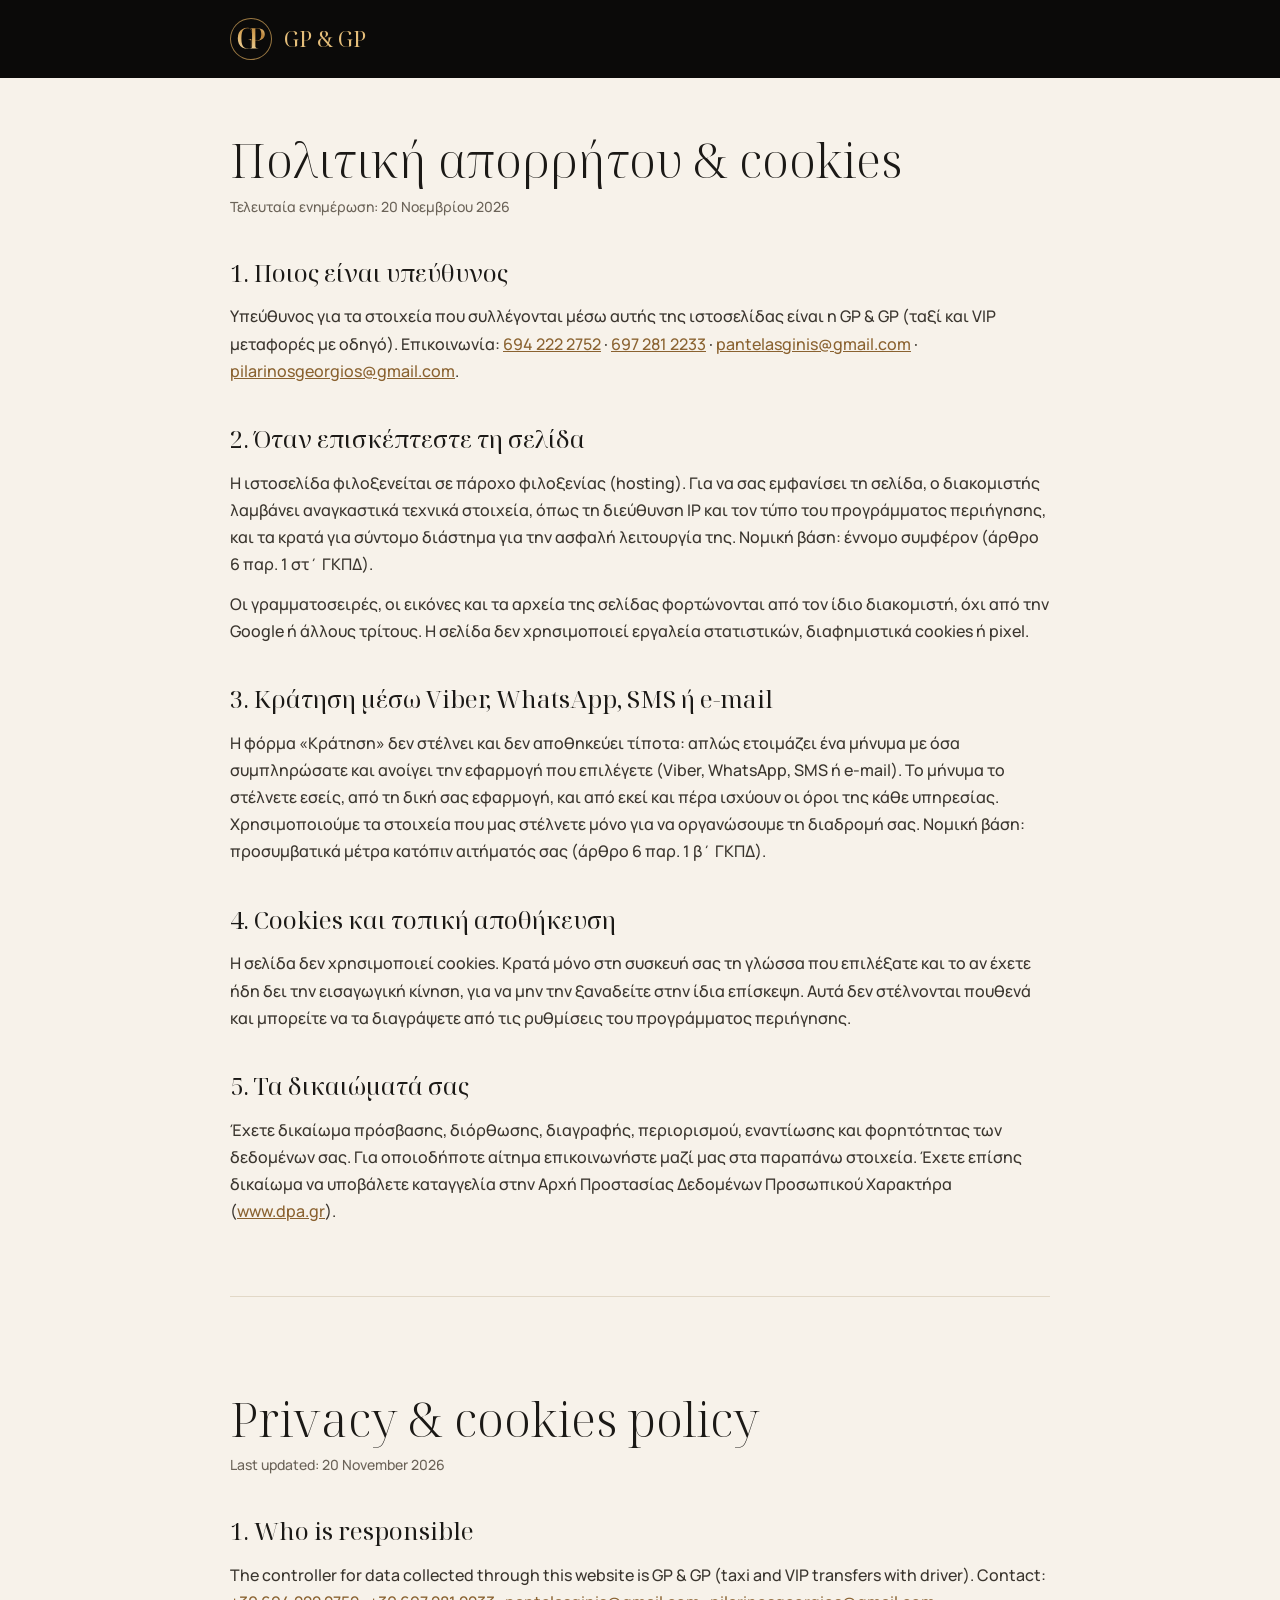
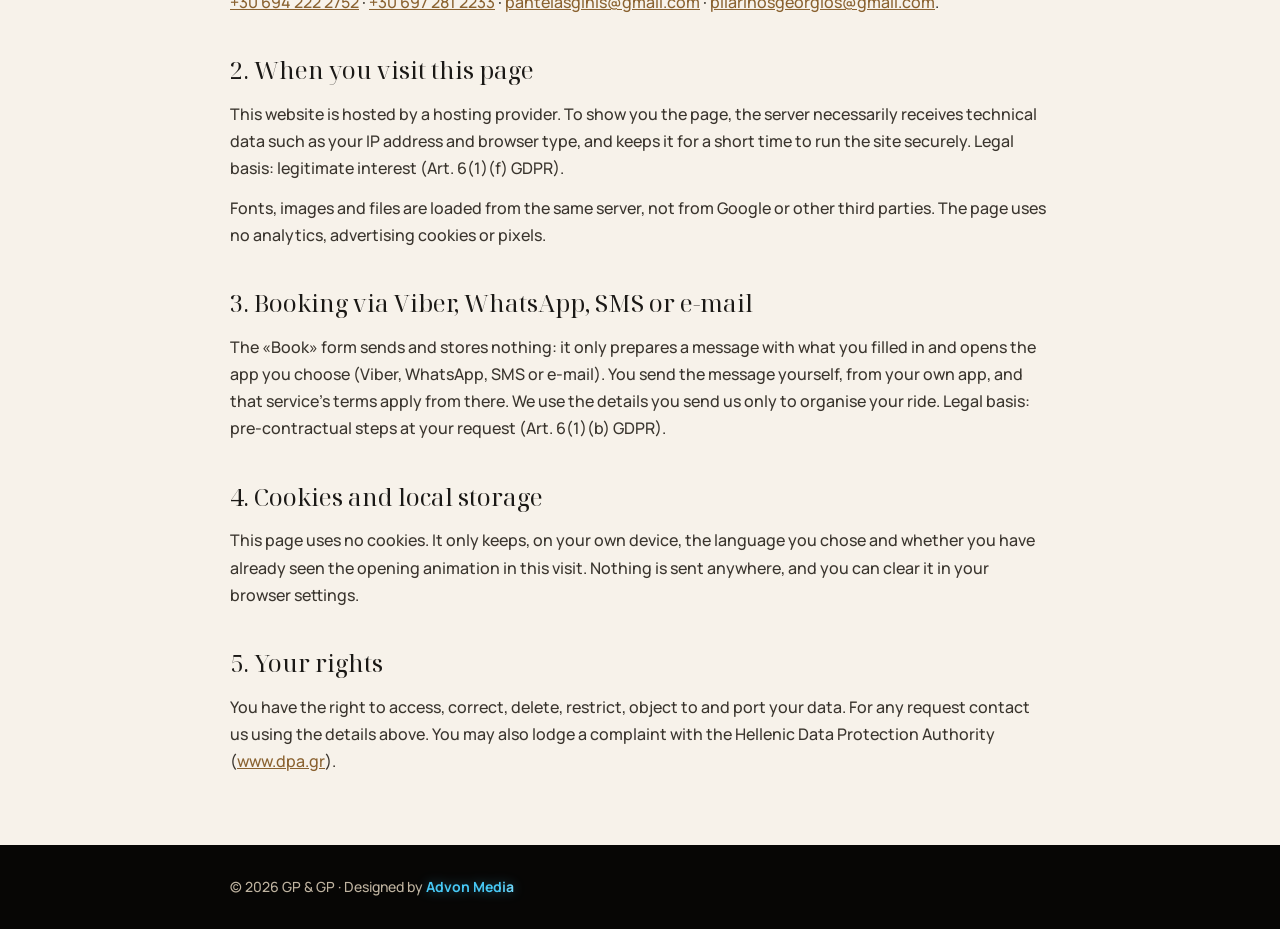
<file: privacy.html>
<!DOCTYPE html>
<html lang="el"><head><meta charset="utf-8"><meta name="viewport" content="width=device-width,initial-scale=1">
<title>Πολιτική απορρήτου &amp; cookies | GP &amp; GP</title>
<!-- advon-icons · favicon.py · made from assets/img/gp-and-gp-icon.svg · v3084002b -->
<link rel="icon" href="favicon.ico?v=3084002b" sizes="32x32">
<link rel="icon" href="assets/icons/favicon.svg?v=3084002b" type="image/svg+xml">
<link rel="icon" href="assets/icons/favicon-96.png?v=3084002b" type="image/png" sizes="96x96">
<link rel="icon" href="assets/icons/favicon-48.png?v=3084002b" type="image/png" sizes="48x48">
<link rel="apple-touch-icon" href="assets/icons/apple-touch-icon.png?v=3084002b">
<link rel="manifest" href="site.webmanifest?v=3084002b">
<meta name="theme-color" content="#F7F2EA">
<!-- /advon-icons -->
<meta name="description" content="Πολιτική απορρήτου και cookies της GP &amp; GP — ταξί και VIP μεταφορές με οδηγό.">
<meta name="robots" content="index,follow">
<script id="advon-draft-guard">/* Advon: drafts stay out of Google; the real domain is untouched */(function(h){if(/(^|\.)(drafts\.advonmedia\.com|github\.io|netlify\.app)$/.test(h)){var m=document.createElement("meta");m.name="robots";m.content="noindex,nofollow";document.head.appendChild(m)}})(location.hostname)</script>

<style id="advon-fonts">
@font-face{font-family:'Noto Serif Display';font-style:normal;font-weight:300;font-display:swap;src:url(assets/fonts/noto-serif-display-greek-300-normal.woff2) format('woff2');unicode-range:U+0370-0377,U+037A-037F,U+0384-038A,U+038C,U+038E-03A1,U+03A3-03FF}
@font-face{font-family:'Noto Serif Display';font-style:normal;font-weight:300;font-display:swap;src:url(assets/fonts/noto-serif-display-latin-300-normal.woff2) format('woff2');unicode-range:U+0000-00FF,U+0131,U+0152-0153,U+02BB-02BC,U+02C6,U+02DA,U+02DC,U+0304,U+0308,U+0329,U+2000-206F,U+20AC,U+2122,U+2191,U+2193,U+2212,U+2215,U+FEFF,U+FFFD}
@font-face{font-family:'Noto Serif Display';font-style:normal;font-weight:400;font-display:swap;src:url(assets/fonts/noto-serif-display-greek-400-normal.woff2) format('woff2');unicode-range:U+0370-0377,U+037A-037F,U+0384-038A,U+038C,U+038E-03A1,U+03A3-03FF}
@font-face{font-family:'Noto Serif Display';font-style:normal;font-weight:400;font-display:swap;src:url(assets/fonts/noto-serif-display-latin-400-normal.woff2) format('woff2');unicode-range:U+0000-00FF,U+0131,U+0152-0153,U+02BB-02BC,U+02C6,U+02DA,U+02DC,U+0304,U+0308,U+0329,U+2000-206F,U+20AC,U+2122,U+2191,U+2193,U+2212,U+2215,U+FEFF,U+FFFD}
@font-face{font-family:'Noto Serif Display';font-style:italic;font-weight:400;font-display:swap;src:url(assets/fonts/noto-serif-display-greek-400-italic.woff2) format('woff2');unicode-range:U+0370-0377,U+037A-037F,U+0384-038A,U+038C,U+038E-03A1,U+03A3-03FF}
@font-face{font-family:'Noto Serif Display';font-style:italic;font-weight:400;font-display:swap;src:url(assets/fonts/noto-serif-display-latin-400-italic.woff2) format('woff2');unicode-range:U+0000-00FF,U+0131,U+0152-0153,U+02BB-02BC,U+02C6,U+02DA,U+02DC,U+0304,U+0308,U+0329,U+2000-206F,U+20AC,U+2122,U+2191,U+2193,U+2212,U+2215,U+FEFF,U+FFFD}
@font-face{font-family:'Manrope';font-style:normal;font-weight:500;font-display:swap;src:url(assets/fonts/manrope-greek-500-normal.woff2) format('woff2');unicode-range:U+0370-0377,U+037A-037F,U+0384-038A,U+038C,U+038E-03A1,U+03A3-03FF}
@font-face{font-family:'Manrope';font-style:normal;font-weight:500;font-display:swap;src:url(assets/fonts/manrope-latin-500-normal.woff2) format('woff2');unicode-range:U+0000-00FF,U+0131,U+0152-0153,U+02BB-02BC,U+02C6,U+02DA,U+02DC,U+0304,U+0308,U+0329,U+2000-206F,U+20AC,U+2122,U+2191,U+2193,U+2212,U+2215,U+FEFF,U+FFFD}
@font-face{font-family:'Manrope';font-style:normal;font-weight:700;font-display:swap;src:url(assets/fonts/manrope-greek-700-normal.woff2) format('woff2');unicode-range:U+0370-0377,U+037A-037F,U+0384-038A,U+038C,U+038E-03A1,U+03A3-03FF}
@font-face{font-family:'Manrope';font-style:normal;font-weight:700;font-display:swap;src:url(assets/fonts/manrope-latin-700-normal.woff2) format('woff2');unicode-range:U+0000-00FF,U+0131,U+0152-0153,U+02BB-02BC,U+02C6,U+02DA,U+02DC,U+0304,U+0308,U+0329,U+2000-206F,U+20AC,U+2122,U+2191,U+2193,U+2212,U+2215,U+FEFF,U+FFFD}
</style>
<style>:root{color-scheme:light only}*{box-sizing:border-box;margin:0}body{font-family:'Manrope',system-ui,sans-serif;font-weight:500;background:#F7F2EA;color:#1B1916;line-height:1.7}header{background:#0B0A09;padding:18px 0}.w{width:min(820px,100% - 40px);margin:auto}header a{display:flex;align-items:center;gap:12px;text-decoration:none;color:#E5BE7A;font-family:'Noto Serif Display',serif;font-size:22px}header svg{width:42px;height:42px;border-radius:50%;box-shadow:inset 0 0 0 1px rgba(216,167,90,.7)}h1{font-family:'Noto Serif Display',serif;font-weight:300;font-size:clamp(32px,5vw,48px);line-height:1.1;margin:56px 0 8px}h2{font-family:'Noto Serif Display',serif;font-weight:400;font-size:24px;margin:34px 0 10px}p{margin:0 0 12px;color:#3a352e}a{color:#8A6230}.u{color:#6B6358;font-size:14px}.en{margin-top:70px;padding-top:40px;border-top:1px solid #E2D8C7}footer{margin-top:70px;background:#070605;color:#BFB3A0;padding:30px 0;font-size:14px}footer a{color:#BFB3A0;text-decoration:none}.adv{font-weight:800;color:#47C8F5;background:linear-gradient(100deg,#47C8F5 0%,#47C8F5 32%,#8BE0FC 42%,#BDEFFF 47%,#E3F8FF 50%,#BDEFFF 53%,#8BE0FC 58%,#47C8F5 68%,#47C8F5 100%);background-size:260% 100%;-webkit-background-clip:text;background-clip:text;-webkit-text-fill-color:transparent;filter:drop-shadow(0 0 6px rgba(71,200,245,.38));animation:advShine 3.8s ease-in-out infinite}@keyframes advShine{0%{background-position:100% 0}62%,100%{background-position:0 0}}@media (prefers-reduced-motion:reduce){.adv{animation:none;background-position:50% 0}}</style>
</head><body><svg width="0" height="0" style="position:absolute" aria-hidden="true"><defs><linearGradient id="gld" x1="0" y1="0" x2="1" y2="1"><stop offset="0" stop-color="#F3D9A4"/><stop offset=".45" stop-color="#D8A75A"/><stop offset=".75" stop-color="#B9823A"/><stop offset="1" stop-color="#E9C887"/></linearGradient></defs><symbol id="gpm" viewBox="0 0 200 200"><path transform="translate(29.48 145.00) scale(0.13536 -0.13536)" d="M407 -10Q289 -10 211.0 36.0Q133 82 94.5 164.5Q56 247 56 358Q56 466 94.5 548.5Q133 631 211.0 677.5Q289 724 406 724Q482 724 534.5 709.5Q587 695 614.5 670.0Q642 645 642 613Q642 579 617.0 559.5Q592 540 539 537Q539 600 525.0 639.5Q511 679 481.0 696.5Q451 714 400 714Q323 714 275.0 678.0Q227 642 205.0 563.5Q183 485 183 358Q183 230 207.5 151.5Q232 73 285.0 36.5Q338 0 423 0Q449 0 473.5 4.0Q498 8 518 13V253Q518 277 509.5 292.0Q501 307 483.0 314.5Q465 322 439 322H433V332H708V322H701Q677 322 662.5 314.0Q648 306 641.5 290.0Q635 274 635 249V38Q583 14 528.0 2.0Q473 -10 407 -10Z" style="fill:var(--gpf,url(#gld))"/><path transform="translate(87.55 145.00) scale(0.13536 -0.13536)" d="M35 0V10H56Q80 10 96.5 17.0Q113 24 121.5 39.5Q130 55 130 80V638Q130 662 121.5 676.5Q113 691 96.5 697.5Q80 704 56 704H35V714H323Q453 714 515.0 658.0Q577 602 577 504Q577 459 562.5 418.5Q548 378 515.5 346.0Q483 314 430.0 295.5Q377 277 301 277H246V79Q246 54 255.0 39.0Q264 24 280.5 17.0Q297 10 320 10H347V0ZM291 287Q335 287 365.5 298.5Q396 310 415.0 335.5Q434 361 443.0 401.5Q452 442 452 499Q452 573 437.5 618.0Q423 663 391.0 683.5Q359 704 306 704H246V287Z" style="fill:none;stroke:var(--gpk,#0B0A09);stroke-width:51.7;stroke-linejoin:round"/><path transform="translate(87.55 145.00) scale(0.13536 -0.13536)" d="M35 0V10H56Q80 10 96.5 17.0Q113 24 121.5 39.5Q130 55 130 80V638Q130 662 121.5 676.5Q113 691 96.5 697.5Q80 704 56 704H35V714H323Q453 714 515.0 658.0Q577 602 577 504Q577 459 562.5 418.5Q548 378 515.5 346.0Q483 314 430.0 295.5Q377 277 301 277H246V79Q246 54 255.0 39.0Q264 24 280.5 17.0Q297 10 320 10H347V0ZM291 287Q335 287 365.5 298.5Q396 310 415.0 335.5Q434 361 443.0 401.5Q452 442 452 499Q452 573 437.5 618.0Q423 663 391.0 683.5Q359 704 306 704H246V287Z" style="fill:var(--gpf,url(#gld))"/></symbol></svg>
<header><div class="w"><a href="index.html" aria-label="GP &amp; GP — αρχική"><svg viewBox="0 0 200 200" aria-hidden="true"><use href="#gpm"/></svg>GP &amp; GP</a></div></header>
<main class="w">
<h1>Πολιτική απορρήτου &amp; cookies</h1><p class="u">Τελευταία ενημέρωση: 20 Νοεμβρίου 2026</p>
<h2>1. Ποιος είναι υπεύθυνος</h2><p>Υπεύθυνος για τα στοιχεία που συλλέγονται μέσω αυτής της ιστοσελίδας είναι η GP &amp; GP (ταξί και VIP μεταφορές με οδηγό). Επικοινωνία: <a href="tel:+306942222752">694 222 2752</a> · <a href="tel:+306972812233">697 281 2233</a> · <a href="mailto:pantelasginis@gmail.com">pantelasginis@gmail.com</a> · <a href="mailto:pilarinosgeorgios@gmail.com">pilarinosgeorgios@gmail.com</a>.</p><h2>2. Όταν επισκέπτεστε τη σελίδα</h2><p>Η ιστοσελίδα φιλοξενείται σε πάροχο φιλοξενίας (hosting). Για να σας εμφανίσει τη σελίδα, ο διακομιστής λαμβάνει αναγκαστικά τεχνικά στοιχεία, όπως τη διεύθυνση IP και τον τύπο του προγράμματος περιήγησης, και τα κρατά για σύντομο διάστημα για την ασφαλή λειτουργία της. Νομική βάση: έννομο συμφέρον (άρθρο 6 παρ. 1 στ΄ ΓΚΠΔ).</p><p>Οι γραμματοσειρές, οι εικόνες και τα αρχεία της σελίδας φορτώνονται από τον ίδιο διακομιστή, όχι από την Google ή άλλους τρίτους. Η σελίδα δεν χρησιμοποιεί εργαλεία στατιστικών, διαφημιστικά cookies ή pixel.</p><h2>3. Κράτηση μέσω Viber, WhatsApp, SMS ή e-mail</h2><p>Η φόρμα «Κράτηση» δεν στέλνει και δεν αποθηκεύει τίποτα: απλώς ετοιμάζει ένα μήνυμα με όσα συμπληρώσατε και ανοίγει την εφαρμογή που επιλέγετε (Viber, WhatsApp, SMS ή e-mail). Το μήνυμα το στέλνετε εσείς, από τη δική σας εφαρμογή, και από εκεί και πέρα ισχύουν οι όροι της κάθε υπηρεσίας. Χρησιμοποιούμε τα στοιχεία που μας στέλνετε μόνο για να οργανώσουμε τη διαδρομή σας. Νομική βάση: προσυμβατικά μέτρα κατόπιν αιτήματός σας (άρθρο 6 παρ. 1 β΄ ΓΚΠΔ).</p><h2>4. Cookies και τοπική αποθήκευση</h2><p>Η σελίδα δεν χρησιμοποιεί cookies. Κρατά μόνο στη συσκευή σας τη γλώσσα που επιλέξατε και το αν έχετε ήδη δει την εισαγωγική κίνηση, για να μην την ξαναδείτε στην ίδια επίσκεψη. Αυτά δεν στέλνονται πουθενά και μπορείτε να τα διαγράψετε από τις ρυθμίσεις του προγράμματος περιήγησης.</p><h2>5. Τα δικαιώματά σας</h2><p>Έχετε δικαίωμα πρόσβασης, διόρθωσης, διαγραφής, περιορισμού, εναντίωσης και φορητότητας των δεδομένων σας. Για οποιοδήποτε αίτημα επικοινωνήστε μαζί μας στα παραπάνω στοιχεία. Έχετε επίσης δικαίωμα να υποβάλετε καταγγελία στην Αρχή Προστασίας Δεδομένων Προσωπικού Χαρακτήρα (<a href="https://www.dpa.gr" target="_blank" rel="noopener">www.dpa.gr</a>).</p>
<div class="en" lang="en"><h1>Privacy &amp; cookies policy</h1><p class="u">Last updated: 20 November 2026</p><h2>1. Who is responsible</h2><p>The controller for data collected through this website is GP &amp; GP (taxi and VIP transfers with driver). Contact: <a href="tel:+306942222752">+30 694 222 2752</a> · <a href="tel:+306972812233">+30 697 281 2233</a> · <a href="mailto:pantelasginis@gmail.com">pantelasginis@gmail.com</a> · <a href="mailto:pilarinosgeorgios@gmail.com">pilarinosgeorgios@gmail.com</a>.</p><h2>2. When you visit this page</h2><p>This website is hosted by a hosting provider. To show you the page, the server necessarily receives technical data such as your IP address and browser type, and keeps it for a short time to run the site securely. Legal basis: legitimate interest (Art. 6(1)(f) GDPR).</p><p>Fonts, images and files are loaded from the same server, not from Google or other third parties. The page uses no analytics, advertising cookies or pixels.</p><h2>3. Booking via Viber, WhatsApp, SMS or e-mail</h2><p>The «Book» form sends and stores nothing: it only prepares a message with what you filled in and opens the app you choose (Viber, WhatsApp, SMS or e-mail). You send the message yourself, from your own app, and that service's terms apply from there. We use the details you send us only to organise your ride. Legal basis: pre-contractual steps at your request (Art. 6(1)(b) GDPR).</p><h2>4. Cookies and local storage</h2><p>This page uses no cookies. It only keeps, on your own device, the language you chose and whether you have already seen the opening animation in this visit. Nothing is sent anywhere, and you can clear it in your browser settings.</p><h2>5. Your rights</h2><p>You have the right to access, correct, delete, restrict, object to and port your data. For any request contact us using the details above. You may also lodge a complaint with the Hellenic Data Protection Authority (<a href="https://www.dpa.gr" target="_blank" rel="noopener">www.dpa.gr</a>).</p></div>
</main>
<footer><div class="w"><a href="index.html">© 2026 GP &amp; GP</a> · <a href="https://advonmedia.com" target="_blank" rel="noopener">Designed by <b class="adv">Advon Media</b></a></div></footer>
</body></html>
</file>
